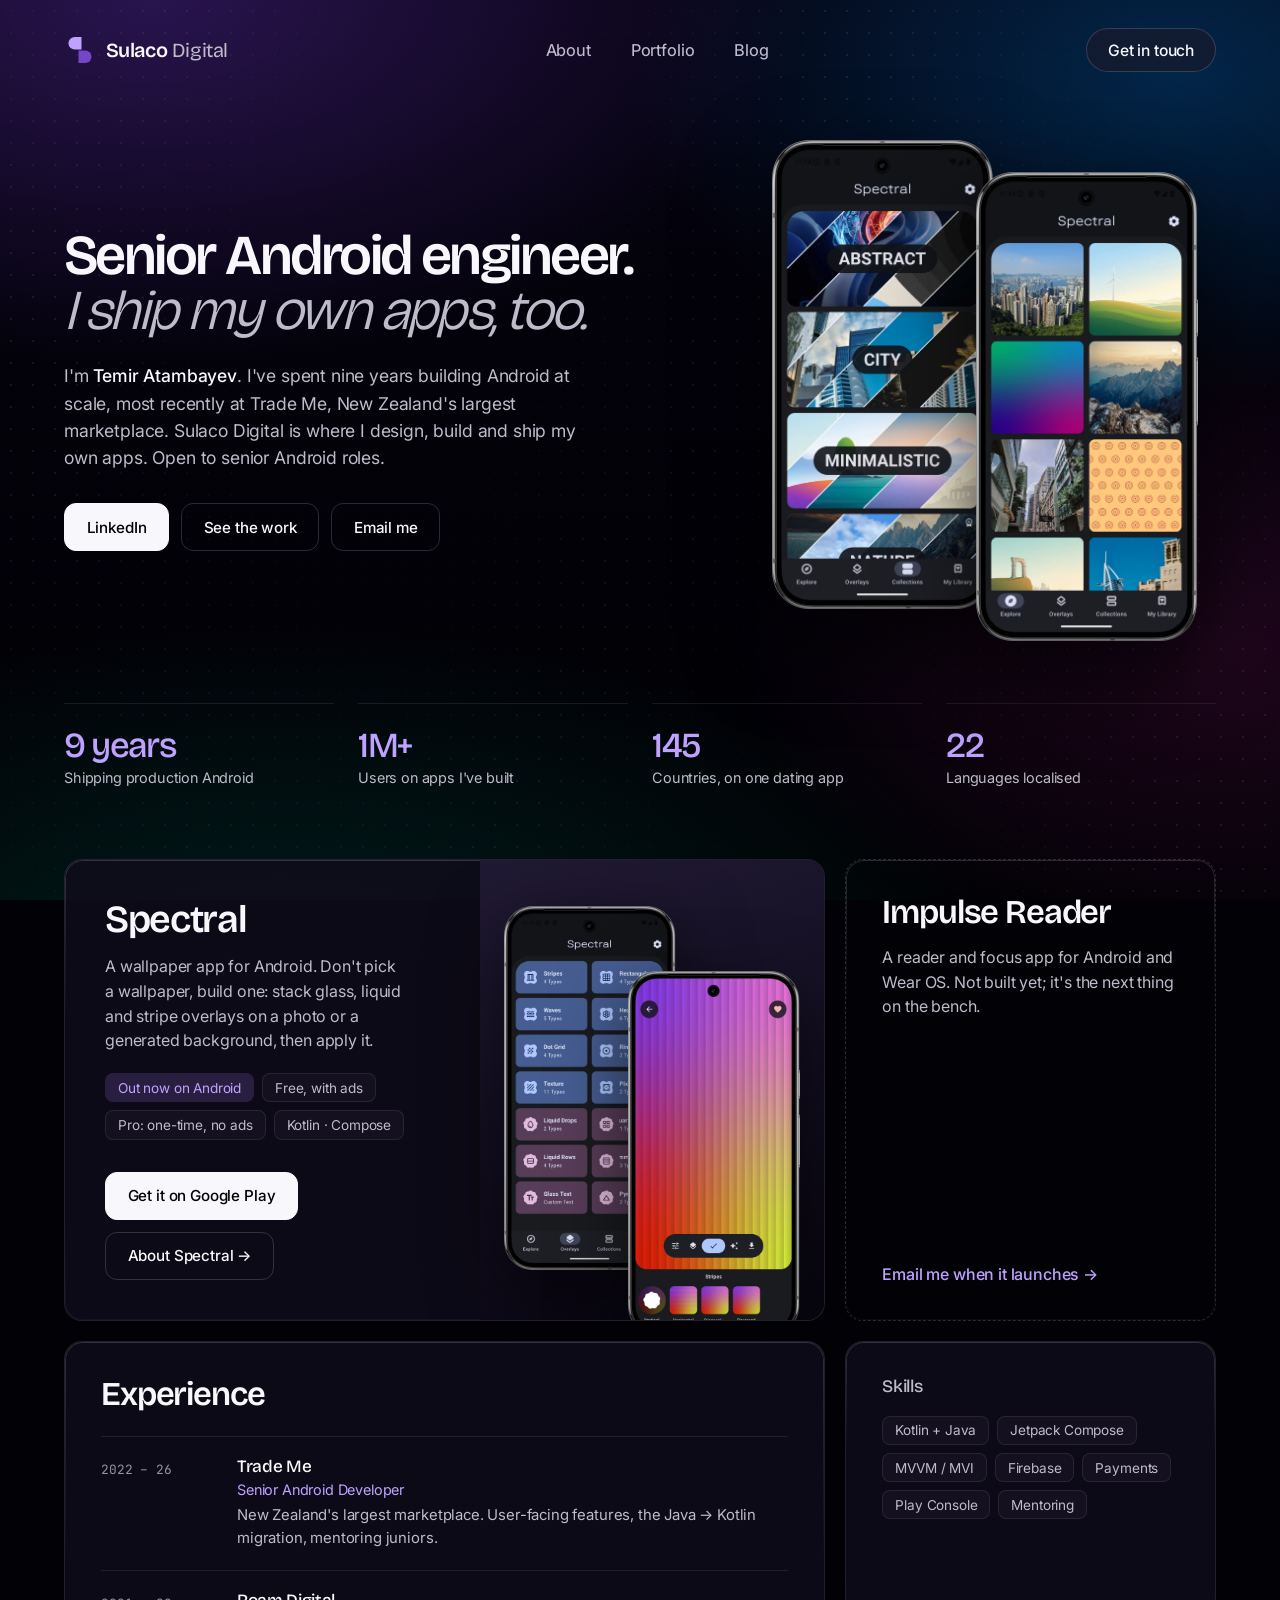
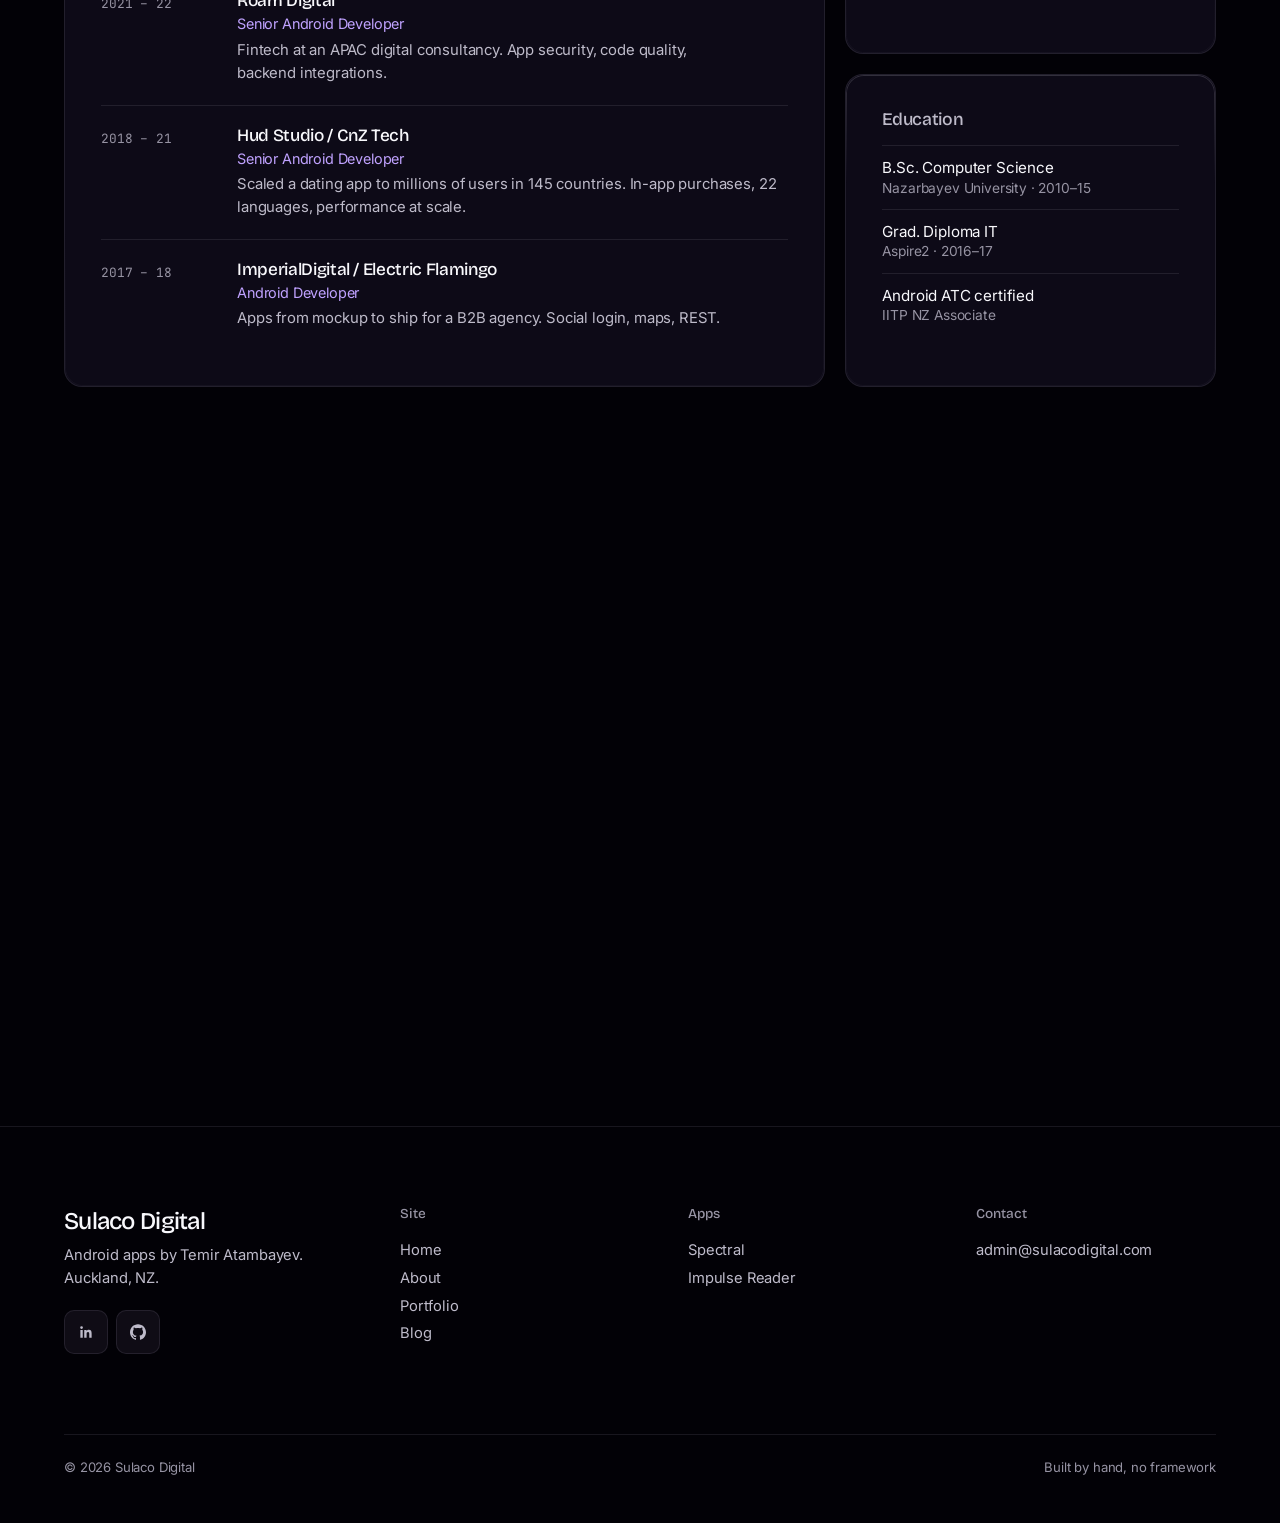
<file: index.html>
<!DOCTYPE html>
<html lang="en">
<head>
  <meta charset="UTF-8">
  <meta name="viewport" content="width=device-width, initial-scale=1.0">
  <link rel="icon" type="image/svg+xml" href="assets/favicon.svg?v=2">
  <link rel="apple-touch-icon" href="assets/apple-touch-icon.png?v=2">
  <title>Temir Atambayev · Senior Android Engineer · Sulaco Digital</title>
  <meta name="description" content="Temir Atambayev is a senior Android engineer in Auckland, NZ, most recently at Trade Me. Sulaco Digital is where he designs, builds and ships his own apps, starting with Spectral.">
  <link rel="canonical" href="https://sulacodigital.com/">
  <meta property="og:type" content="website">
  <meta property="og:site_name" content="Sulaco Digital">
  <meta property="og:title" content="Temir Atambayev · Senior Android Engineer">
  <meta property="og:description" content="Nine years of Android at scale, most recently at Trade Me. Builder of Spectral, a wallpaper app for Android.">
  <meta property="og:url" content="https://sulacodigital.com/">
  <meta property="og:image" content="https://sulacodigital.com/assets/og.jpg">
  <meta property="og:image:width" content="1200">
  <meta property="og:image:height" content="630">
  <meta name="twitter:card" content="summary_large_image">
  <meta name="theme-color" content="#08060d">
  <script>if ('IntersectionObserver' in window) document.documentElement.classList.add('js');</script>
  <link rel="preconnect" href="https://fonts.googleapis.com">
  <link rel="preconnect" href="https://fonts.gstatic.com" crossorigin>
  <link rel="stylesheet" href="https://fonts.googleapis.com/css2?family=Bricolage+Grotesque:opsz,wght@12..96,300..700&family=Inter:wght@400;500;600&family=JetBrains+Mono:wght@400;500&display=swap">
  <link rel="stylesheet" href="assets/site.css">
  <style>
    h1, h2 { font-weight: 600; }
    .h-stats b { font-family: var(--font-display); }
    .h-hero { max-width: 1400px; margin: 0 auto; padding: 2.5rem 5% 4rem; display: grid; grid-template-columns: 1.15fr 0.85fr; gap: 4rem; align-items: center; }
    .h-hero h1 { font-size: clamp(2.4rem, 4.4vw, 3.9rem); letter-spacing: -0.045em; line-height: 0.98; }
    .h-hero h1 .soft { color: var(--fg-dim); font-weight: 300; font-style: italic; }
    .h-hero .lede { color: var(--fg-dim); font-size: 1.1rem; line-height: 1.55; max-width: 34rem; margin: 1.5rem 0 2rem; }
    .h-hero .lede strong { color: var(--fg); font-weight: 500; }
    .h-actions { display: flex; gap: 0.75rem; flex-wrap: wrap; }

    /* Phones float directly on the backdrop: no tile behind them */
    .h-wall { position: relative; aspect-ratio: 1 / 1.08; }
    .h-wall img { position: absolute; width: 48%; height: auto; filter: drop-shadow(0 34px 44px oklch(4% 0.03 var(--accent-h) / 0.7)); transition: transform 0.8s var(--ease); }
    .h-wall .a { left: 4%; top: 0; }
    .h-wall .b { right: 4%; top: 6.5%; }
    .h-wall:hover .a { transform: translateY(-8px); }
    .h-wall:hover .b { transform: translateY(-14px); }

    .h-wrap { max-width: 1400px; margin: 0 auto; padding: 0 5% 4rem; }
    .h-stats { display: grid; grid-template-columns: repeat(4, 1fr); gap: 1.5rem; margin-bottom: 4.5rem; }
    .h-stats div { padding-top: 1.25rem; border-top: 1px solid var(--border); }
    .h-stats b { display: block; font-size: 2.2rem; font-weight: 500; letter-spacing: -0.04em; color: var(--accent-hi); }
    .h-stats span { color: var(--fg-dim); font-size: 0.9rem; }

    .h-grid { scroll-margin-top: 2rem; display: grid; grid-template-columns: repeat(12, 1fr); gap: 1.25rem; }
    .h-card { padding: 2.25rem; }
    .h-card h2 { font-size: clamp(1.6rem, 2.6vw, 2.2rem); letter-spacing: -0.035em; }
    .h-card p { color: var(--fg-dim); line-height: 1.55; }
    .h-spectral { grid-column: span 8; display: grid; grid-template-columns: 1fr 0.9fr; gap: 2rem; padding: 0; overflow: hidden; min-height: 440px; }
    .h-spectral .txt { padding: 2.5rem; display: flex; flex-direction: column; justify-content: space-between; gap: 2rem; }
    .h-spectral h2 { font-size: clamp(1.8rem, 3vw, 2.6rem); letter-spacing: -0.035em; }
    .h-spectral .txt p { margin-top: 0.9rem; color: var(--fg-dim); line-height: 1.55; }
    .h-chips { display: flex; flex-wrap: wrap; gap: 0.5rem; margin-top: 1.25rem; }
    .h-chip { font-size: 0.85rem; padding: 0.35rem 0.75rem; border-radius: 8px; background: var(--surface-2); border: 1px solid var(--border); color: var(--fg-dim); }
    .h-chip.on { background: var(--accent-soft); color: var(--accent-hi); border-color: transparent; }
    .h-spectral .vis { position: relative; background: linear-gradient(160deg, oklch(24% 0.05 var(--accent-h)), oklch(13% 0.025 var(--accent-h))); }
    .h-spectral .vis img { position: absolute; width: 50%; height: auto; filter: drop-shadow(0 24px 36px oklch(5% 0.02 var(--accent-h) / 0.6)); }
    .h-spectral .vis img:nth-child(1) { left: 7%; top: 10%; }
    .h-spectral .vis img:nth-child(2) { right: 7%; top: 24%; }
    .h-impulse { grid-column: span 4; display: flex; flex-direction: column; justify-content: space-between; gap: 2rem; border-style: dashed; border-color: var(--border-2); background: transparent; }
    .h-impulse p { margin-top: 0.9rem; }
    .h-link { color: var(--accent-hi); font-weight: 500; text-decoration: none; }
    .h-link:hover { text-decoration: underline; text-underline-offset: 3px; }
    .h-link { position: relative; align-self: flex-start; }
    .h-link::after { content: ""; position: absolute; inset: -12px 0; }

    .h-exp { grid-column: span 8; }
    .h-exp ol { list-style: none; margin-top: 1.5rem; }
    .h-exp li { display: grid; grid-template-columns: 7rem 1fr; gap: 1.5rem; padding: 1.25rem 0; border-top: 1px solid var(--border); }
    .h-exp .yr { font-family: var(--font-mono); font-size: 0.8rem; color: var(--fg-mute); padding-top: 0.25rem; }
    .h-exp h3 { font-size: 1.08rem; letter-spacing: -0.02em; line-height: 1.2; }
    .h-exp .rl { color: var(--accent-hi); font-size: 0.9rem; margin: 0.2rem 0 0.4rem; }
    .h-exp li p { font-size: 0.93rem; }
    .h-side { grid-column: span 4; display: flex; flex-direction: column; gap: 1.25rem; }
    .h-side .h-card { flex: 1; }
    .h-side h2 { font-size: 1.1rem; letter-spacing: -0.02em; color: var(--fg-dim); font-weight: 500; }
    .h-list { list-style: none; margin-top: 1rem; }
    .h-list li { padding: 0.7rem 0; border-top: 1px solid var(--border); line-height: 1.4; font-size: 0.95rem; }
    .h-list li span { display: block; color: var(--fg-mute); font-size: 0.86rem; }
    .h-post { grid-column: span 7; text-decoration: none; color: inherit; display: flex; flex-direction: column; justify-content: space-between; gap: 2rem; min-height: 300px; transition: transform 0.4s var(--ease), border-color 0.4s var(--ease); }
    .h-post:hover { transform: translateY(-4px); border-color: var(--border-2); }
    .h-post h3 { font-size: 1.6rem; letter-spacing: -0.03em; line-height: 1.12; max-width: 22ch; }
    .h-post .meta { color: var(--fg-mute); font-size: 0.9rem; margin-top: 0.75rem; }
    .h-tone { display: flex; height: 56px; border-radius: 12px; overflow: hidden; border: 1px solid var(--border); }
    .h-tone i { flex: 1; font-style: normal; font-family: var(--font-mono); font-size: 0.75rem; color: oklch(80% 0.02 var(--accent-h)); display: flex; align-items: flex-end; padding: 6px 8px; }
    .h-drafts { grid-column: span 5; background: transparent; border-style: dashed; }
    .h-drafts h2 { font-size: 1.1rem; color: var(--fg-dim); font-weight: 500; letter-spacing: -0.02em; }
    .h-drafts li { color: var(--fg-dim); }
    .h-contact { grid-column: span 12; display: flex; justify-content: space-between; align-items: flex-end; gap: 2rem; flex-wrap: wrap; padding: 3rem; background: linear-gradient(120deg, oklch(30% 0.1 var(--accent-h) / 0.55), var(--surface)); }
    .h-contact h2 { font-size: clamp(2rem, 4.4vw, 3.6rem); max-width: 16ch; letter-spacing: -0.04em; }
    @media (max-width: 960px) {
      .h-hero { grid-template-columns: 1fr; gap: 2.5rem; }
      .h-wall { max-width: 520px; width: 100%; margin: 0 auto; }
      .h-spectral, .h-impulse, .h-exp, .h-side, .h-post, .h-drafts { grid-column: span 12; }
      .h-stats { grid-template-columns: 1fr 1fr; }
    }
    @media (max-width: 600px) {
      .h-spectral { grid-template-columns: 1fr; }
      .h-spectral .vis { height: 340px; }
      .h-exp li { grid-template-columns: 1fr; gap: 0.3rem; }
      .h-card, .h-spectral .txt, .h-contact { padding: 1.75rem; }
    }

  </style>
</head>
<body>
  <div class="backdrop" aria-hidden="true"><div class="backdrop-dots"><i></i><i></i></div></div>

  <nav class="site-nav">
    <a href="index.html" class="nav-logo">
      <svg class="nav-logo-mark" viewBox="0 0 32 32" aria-hidden="true"><path class="d1" d="M17.5 3v12.5H10.75a6.25 6.25 0 0 1 0-12.5z"/><path class="d2" d="M14.5 29V16.5h6.75a6.25 6.25 0 0 1 0 12.5z"/></svg>
      <span>Sulaco <i>Digital</i></span>
    </a>
    <ul class="nav-links" id="navLinks">
      <li><a href="about.html">About</a></li>
      <li><a href="index.html#portfolio">Portfolio</a></li>
      <li><a href="blog.html">Blog</a></li>
    </ul>
    <div class="nav-right">
      <a href="mailto:admin@sulacodigital.com" class="nav-cta">Get in touch</a>
      <button type="button" class="nav-toggle" id="navToggle" aria-label="Toggle navigation menu" aria-expanded="false" aria-controls="navLinks">
        <span></span><span></span><span></span>
      </button>
    </div>
  </nav>

  <main>
  <section class="h-hero">
    <div>
      <h1 class="reveal">Senior Android engineer.<br><span class="soft">I ship my own apps, too.</span></h1>
      <p class="lede reveal" style="transition-delay:.06s;">I'm <strong>Temir Atambayev</strong>. I've spent nine years building Android at scale, most recently at Trade Me, New Zealand's largest marketplace. Sulaco Digital is where I design, build and ship my own apps. Open to senior Android roles.</p>
      <div class="h-actions">
        <a class="btn btn-primary" href="https://www.linkedin.com/in/atemirlan/" target="_blank" rel="noopener">LinkedIn</a>
        <a class="btn btn-ghost" href="#portfolio">See the work</a>
        <a class="btn btn-ghost" href="mailto:admin@sulacodigital.com">Email me</a>
      </div>
    </div>
    <div class="h-wall reveal" style="transition-delay:.1s;">
      <img class="a" src="frames/collections_dark.webp" alt="" width="900" height="1901">
      <img class="b" src="frames/explore_dark.webp" alt="Spectral's Explore screen" width="900" height="1901">
    </div>
  </section>

  <div class="h-wrap">
    <div class="h-stats reveal">
      <div><b>9 years</b><span>Shipping production Android</span></div><div><b>1M+</b><span>Users on apps I've built</span></div><div><b>145</b><span>Countries, on one dating app</span></div><div><b>22</b><span>Languages localised</span></div>
    </div>

    <div class="h-grid" id="portfolio">
      <article class="panel reveal h-spectral">
        <div class="txt">
          <div>
            <h2>Spectral</h2>
            <p>A wallpaper app for Android. Don't pick a wallpaper, build one: stack glass, liquid and stripe overlays on a photo or a generated background, then apply it.</p>
            <div class="h-chips"><span class="h-chip on">Out now on Android</span><span class="h-chip">Free, with ads</span><span class="h-chip">Pro: one-time, no ads</span><span class="h-chip">Kotlin · Compose</span></div>
          </div>
          <div class="h-actions">
            <a class="btn btn-primary" href="https://play.google.com/store/apps/details?id=com.sulaco.digital.spectral" target="_blank" rel="noopener">Get it on Google Play</a>
            <a class="btn btn-ghost" href="apps/spectral/index.html">About Spectral →</a>
          </div>
        </div>
        <div class="vis">
          <img src="frames/overlays_dark.webp" alt="The overlay picker" width="900" height="1901" loading="lazy">
          <img src="frames/image_editor_stripes.webp" alt="The editor with a stripes overlay" width="900" height="1901" loading="lazy">
        </div>
      </article>
      <article class="panel reveal h-card h-impulse" id="impulse">
        <div><h2>Impulse Reader</h2><p>A reader and focus app for Android and Wear OS. Not built yet; it's the next thing on the bench.</p></div>
        <a class="h-link" href="mailto:admin@sulacodigital.com?subject=Notify%20me%20about%20Impulse%20Reader">Email me when it launches →</a>
      </article>

      <section class="panel reveal h-card h-exp" id="experience">
        <h2>Experience</h2>
        <ol>
          <li><span class="yr">2022 – 26</span><div><h3>Trade Me</h3><div class="rl">Senior Android Developer</div><p>New Zealand's largest marketplace. User-facing features, the Java → Kotlin migration, mentoring juniors.</p></div></li><li><span class="yr">2021 – 22</span><div><h3>Roam Digital</h3><div class="rl">Senior Android Developer</div><p>Fintech at an APAC digital consultancy. App security, code quality, backend integrations.</p></div></li><li><span class="yr">2018 – 21</span><div><h3>Hud Studio / CnZ Tech</h3><div class="rl">Senior Android Developer</div><p>Scaled a dating app to millions of users in 145 countries. In-app purchases, 22 languages, performance at scale.</p></div></li><li><span class="yr">2017 – 18</span><div><h3>ImperialDigital / Electric Flamingo</h3><div class="rl">Android Developer</div><p>Apps from mockup to ship for a B2B agency. Social login, maps, REST.</p></div></li>
        </ol>
      </section>
      <div class="h-side">
        <section class="panel reveal h-card"><h2>Skills</h2><div class="h-chips"><span class="h-chip">Kotlin + Java</span><span class="h-chip">Jetpack Compose</span><span class="h-chip">MVVM / MVI</span><span class="h-chip">Firebase</span><span class="h-chip">Payments</span><span class="h-chip">Play Console</span><span class="h-chip">Mentoring</span></div></section>
        <section class="panel reveal h-card"><h2>Education</h2><ul class="h-list"><li>B.Sc. Computer Science<span>Nazarbayev University · 2010–15</span></li><li>Grad. Diploma IT<span>Aspire2 · 2016–17</span></li><li>Android ATC certified<span>IITP NZ Associate</span></li></ul></section>
      </div>

      <a class="panel reveal h-card h-post" id="writing" href="blog/designing-for-dark-mode.html">
        <div><h3>Designing for dark mode: what I learned building Spectral</h3><div class="meta">March 18, 2026 · 8 min read</div></div>
        <div class="h-tone" aria-hidden="true"><i style="background:#0d0d1a">Level 0</i><i style="background:#161626">1</i><i style="background:#1e1e32">2</i><i style="background:#26263e">3</i></div>
      </a>
      <section class="panel reveal h-card h-drafts"><h2>In drafts</h2><ul class="h-list"><li>Why I chose coroutines over RxJava (finally)</li><li>Building a custom masonry layout in Jetpack Compose</li><li>What it's actually like shipping solo</li><li>Debugging a memory leak that wasn't there</li></ul></section>

      <section class="panel reveal h-contact" id="contact">
        <h2>Hiring for Android, or have a question about Spectral?</h2>
        <div class="h-actions"><a class="btn btn-primary" href="mailto:admin@sulacodigital.com">Email me</a><a class="btn btn-ghost" href="https://github.com/temirsan" target="_blank" rel="noopener">GitHub</a></div>
      </section>
    </div>
  </div>
  </main>

  <footer class="site-footer">
    <div>
      <div class="footer-brand">Sulaco Digital</div>
      <div class="footer-brand-sub">
        Android apps by Temir Atambayev. Auckland, NZ.
      </div>
      <div class="socials">
        <a href="https://www.linkedin.com/in/atemirlan/" target="_blank" rel="noopener" aria-label="LinkedIn"><svg viewBox="0 0 24 24" fill="currentColor"><path d="M20.447 20.452h-3.554v-5.569c0-1.328-.027-3.037-1.852-3.037-1.853 0-2.136 1.445-2.136 2.939v5.667H9.351V9h3.414v1.561h.046c.477-.9 1.637-1.85 3.37-1.85 3.601 0 4.268 2.37 4.268 5.455v6.286zM5.337 7.433a2.062 2.062 0 01-2.063-2.065 2.063 2.063 0 112.063 2.065zm1.782 13.019H3.555V9h3.564v11.452z"/></svg></a>
        <a href="https://github.com/temirsan" target="_blank" rel="noopener" aria-label="GitHub"><svg viewBox="0 0 24 24" fill="currentColor"><path d="M12 .297c-6.63 0-12 5.373-12 12 0 5.303 3.438 9.8 8.205 11.385.6.113.82-.258.82-.577 0-.285-.01-1.04-.015-2.04-3.338.724-4.042-1.61-4.042-1.61C4.422 18.07 3.633 17.7 3.633 17.7c-1.087-.744.084-.729.084-.729 1.205.084 1.838 1.236 1.838 1.236 1.07 1.835 2.809 1.305 3.495.998.108-.776.417-1.305.76-1.605-2.665-.3-5.466-1.332-5.466-5.93 0-1.31.465-2.38 1.235-3.22-.135-.303-.54-1.523.105-3.176 0 0 1.005-.322 3.3 1.23.96-.267 1.98-.399 3-.405 1.02.006 2.04.138 3 .405 2.28-1.552 3.285-1.23 3.285-1.23.645 1.653.24 2.873.12 3.176.765.84 1.23 1.91 1.23 3.22 0 4.61-2.805 5.625-5.475 5.92.42.36.81 1.096.81 2.22 0 1.606-.015 2.896-.015 3.286 0 .315.21.69.825.57C20.565 22.092 24 17.592 24 12.297c0-6.627-5.373-12-12-12"/></svg></a>
      </div>
    </div>
    <div>
      <h2>Site</h2>
      <a href="index.html">Home</a>
      <a href="about.html">About</a>
      <a href="index.html#portfolio">Portfolio</a>
      <a href="blog.html">Blog</a>
    </div>
    <div>
      <h2>Apps</h2>
      <a href="apps/spectral/index.html">Spectral</a>
      <a href="index.html#impulse">Impulse Reader</a>
    </div>
    <div>
      <h2>Contact</h2>
      <a href="mailto:admin@sulacodigital.com">admin@sulacodigital.com</a>
    </div>
    <div class="footer-bottom">
      <span>© 2026 Sulaco Digital</span>
      <span>Built by hand, no framework</span>
    </div>
  </footer>

  <script>
    // Mobile nav toggle: open/close the dropdown, close on link click, outside
    // click, Escape, or resize back past the mobile breakpoint.
    (function () {
      const toggle = document.getElementById('navToggle');
      const links = document.getElementById('navLinks');
      if (!toggle || !links) return;
      const close = () => {
        toggle.classList.remove('is-open');
        links.classList.remove('is-open');
        toggle.setAttribute('aria-expanded', 'false');
      };
      const open = () => {
        toggle.classList.add('is-open');
        links.classList.add('is-open');
        toggle.setAttribute('aria-expanded', 'true');
      };
      toggle.addEventListener('click', (e) => {
        e.stopPropagation();
        if (toggle.classList.contains('is-open')) close(); else open();
      });
      links.addEventListener('click', (e) => {
        if (e.target.tagName === 'A') close();
      });
      document.addEventListener('click', (e) => {
        if (!links.contains(e.target) && !toggle.contains(e.target)) close();
      });
      document.addEventListener('keydown', (e) => {
        if (e.key === 'Escape') close();
      });
      window.matchMedia('(min-width: 601px)').addEventListener('change', (e) => {
        if (e.matches) close();
      });
    })();
  </script>

  <script>
    // Scroll reveal: fade/slide .reveal elements into view once, then disconnect
    (function () {
      const els = document.querySelectorAll('.reveal');
      if (!els.length || !('IntersectionObserver' in window)) return;
      const io = new IntersectionObserver((entries) => {
        entries.forEach((entry) => {
          if (entry.isIntersecting) {
            entry.target.classList.add('is-visible');
            io.unobserve(entry.target);
          }
        });
      }, { threshold: 0.15, rootMargin: '0px 0px -60px 0px' });
      els.forEach((el) => io.observe(el));
    })();
  </script>

</body>
</html>
</file>
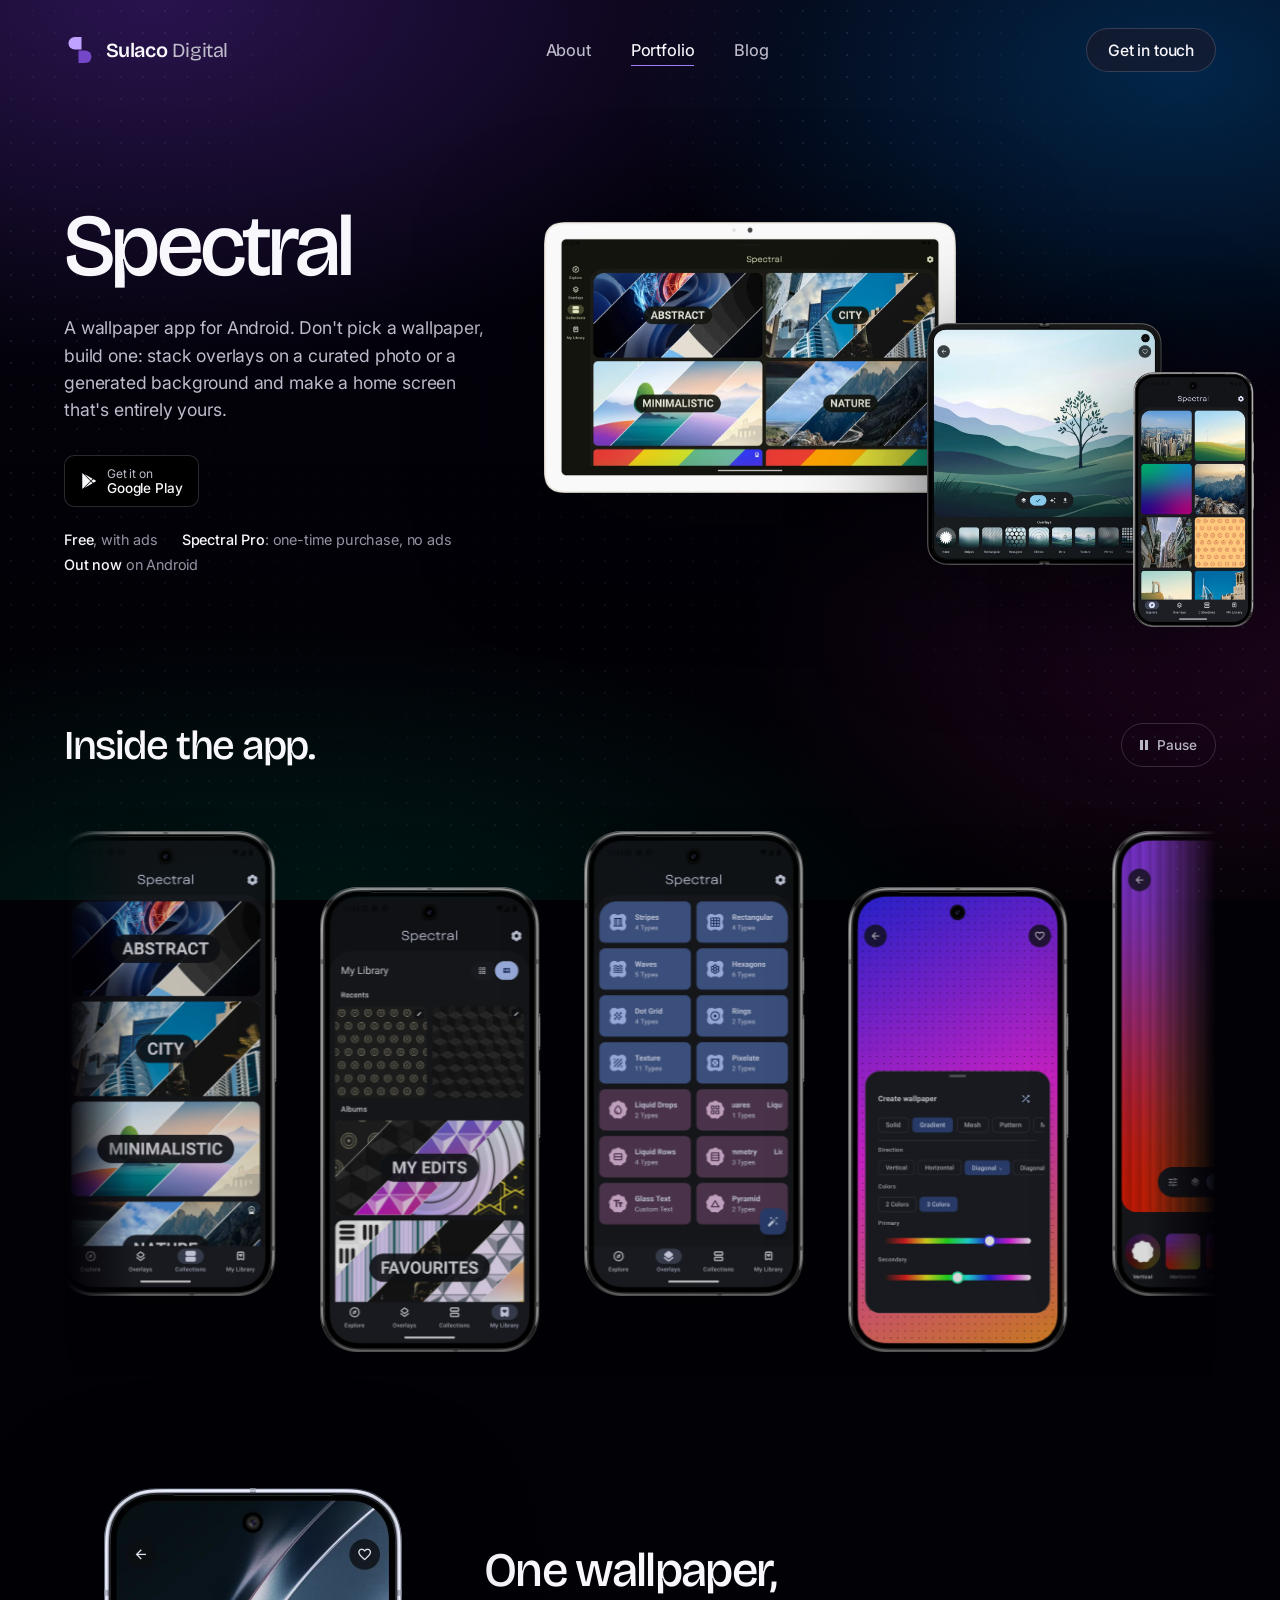
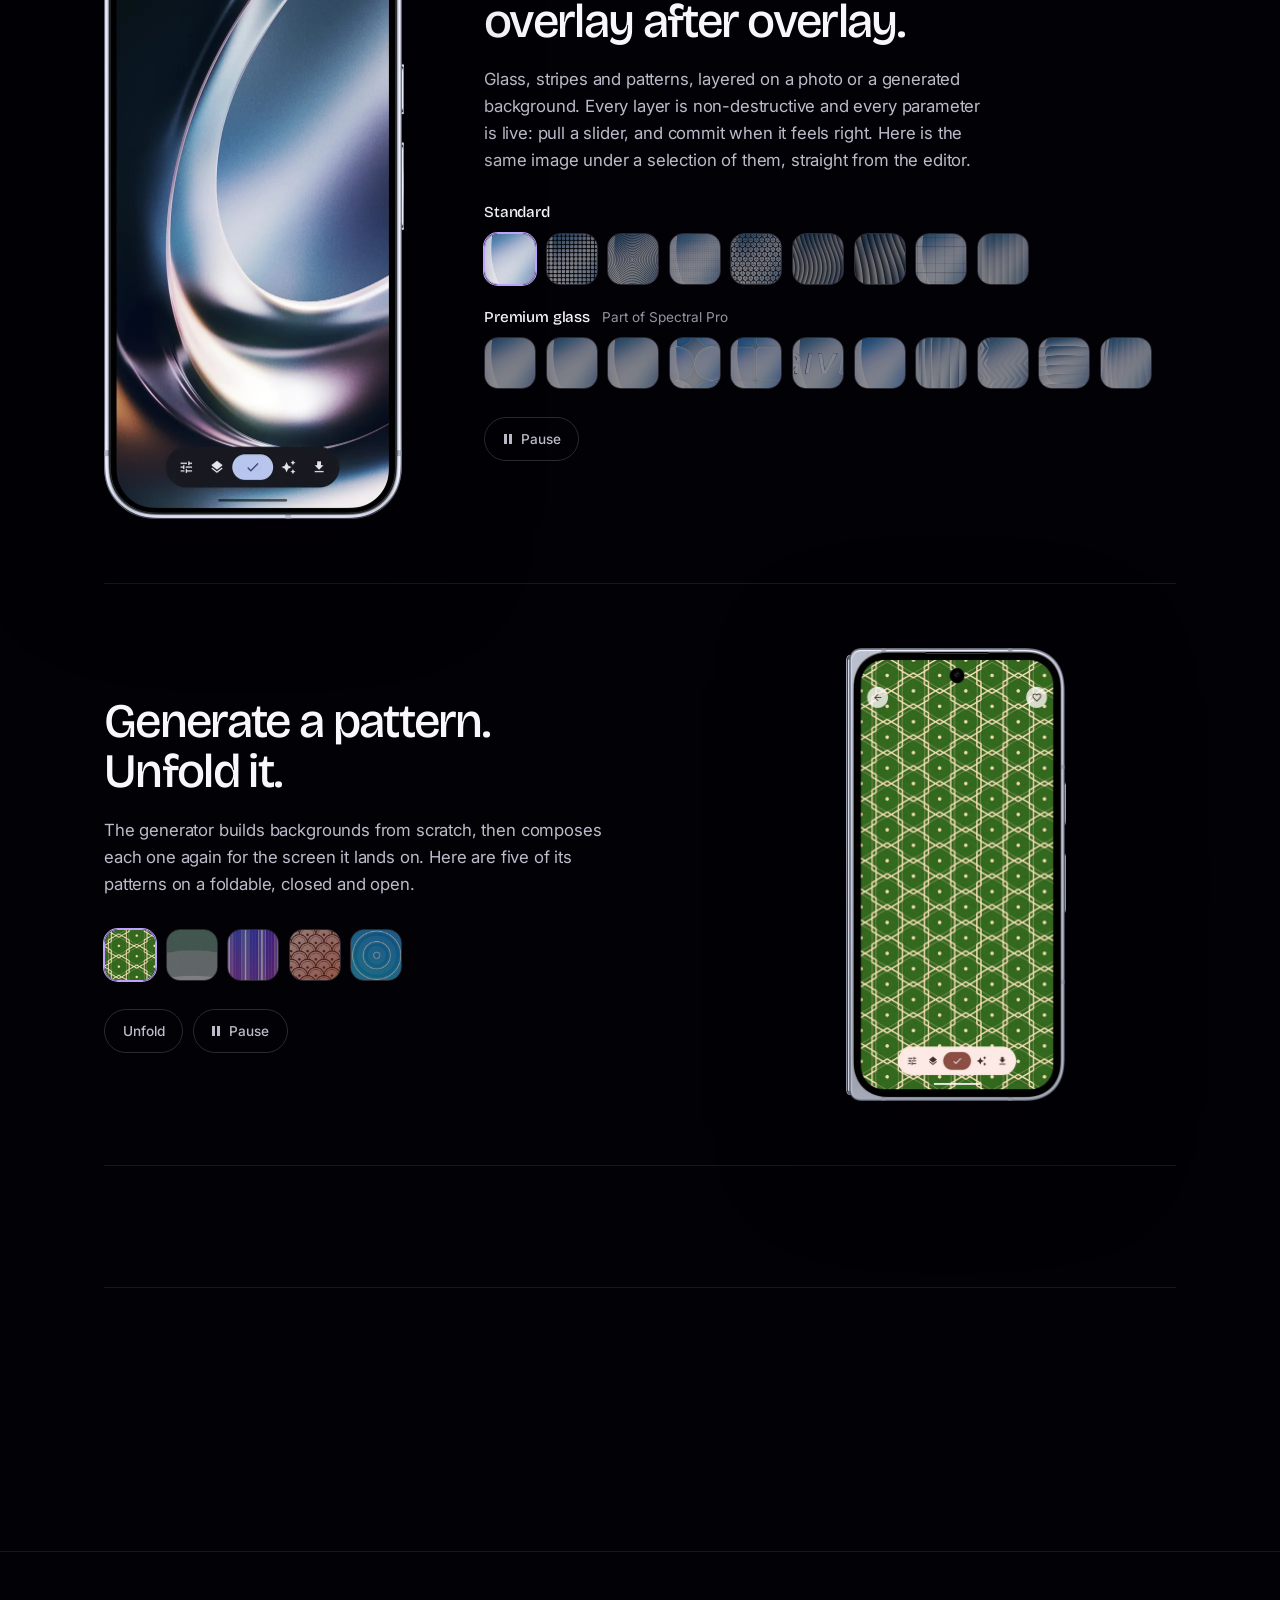
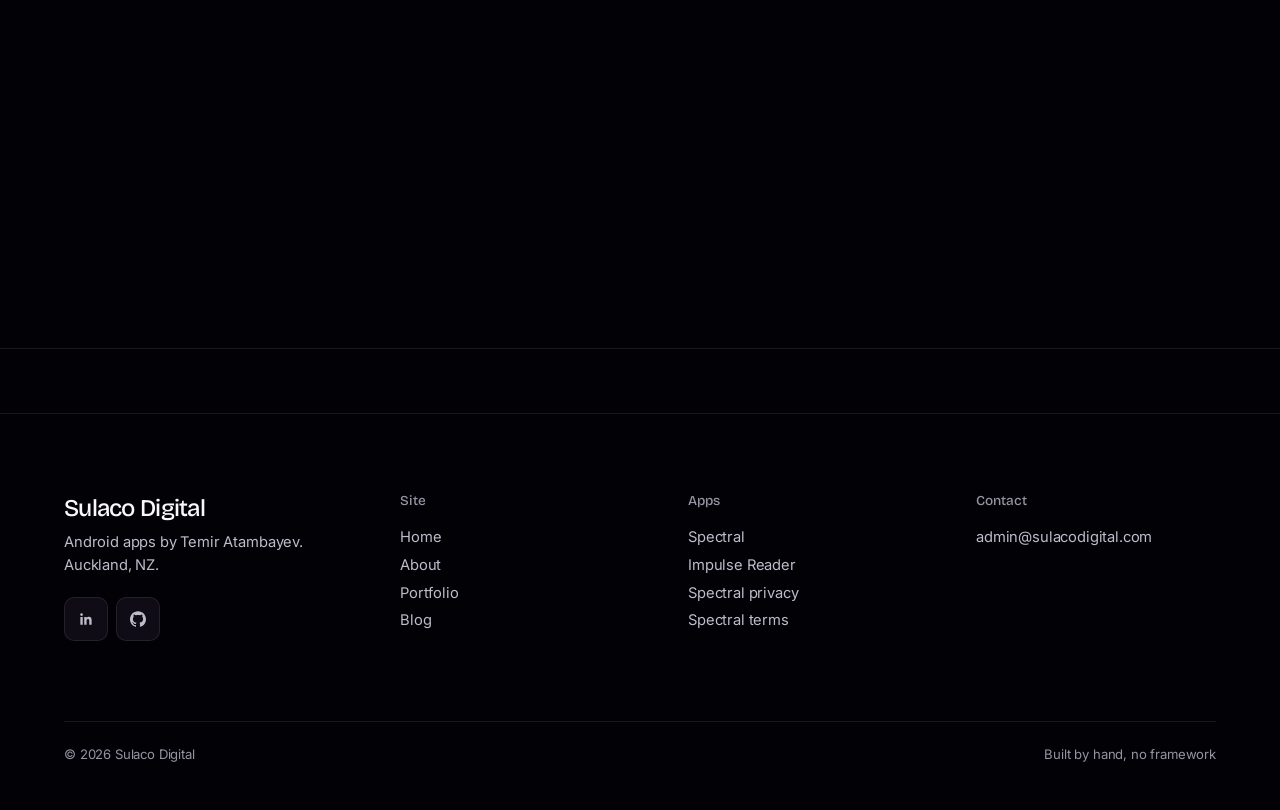
<file: apps/spectral/index.html>
<!DOCTYPE html>
<html lang="en">
<head>
  <meta charset="UTF-8">
  <meta name="viewport" content="width=device-width, initial-scale=1.0">
  <link rel="icon" type="image/svg+xml" href="../../assets/favicon.svg?v=2">
  <link rel="apple-touch-icon" href="../../assets/apple-touch-icon.png?v=2">
  <title>Spectral · Wallpaper app for Android · Sulaco Digital</title>
  <meta name="description" content="Spectral is an Android wallpaper app: stack glass, liquid and stripe overlays on curated photos or generated backgrounds. Free on Google Play, with a one-time Pro unlock.">
  <link rel="canonical" href="https://sulacodigital.com/apps/spectral/">
  <meta property="og:type" content="website">
  <meta property="og:site_name" content="Sulaco Digital">
  <meta property="og:title" content="Spectral · Build your own wallpaper">
  <meta property="og:description" content="An Android wallpaper app: stack glass, liquid and stripe overlays on photos or generated backgrounds. Free on Google Play.">
  <meta property="og:url" content="https://sulacodigital.com/apps/spectral/">
  <meta property="og:image" content="https://sulacodigital.com/assets/og.jpg">
  <meta property="og:image:width" content="1200">
  <meta property="og:image:height" content="630">
  <meta name="twitter:card" content="summary_large_image">
  <link rel="preconnect" href="https://fonts.googleapis.com">
  <link rel="preconnect" href="https://fonts.gstatic.com" crossorigin>
  <link rel="stylesheet" href="https://fonts.googleapis.com/css2?family=Bricolage+Grotesque:opsz,wght@12..96,300..700&family=Inter:wght@400;500;600&family=JetBrains+Mono:wght@400;500&display=swap">
  <link rel="stylesheet" href="../../assets/site.css">
  <style>
    .app-hero-spectral {
      max-width: 1400px;
      margin: 0 auto;
      padding: 3rem 5% 4rem;
      display: grid;
      grid-template-columns: 1fr 1.35fr;
      gap: 3rem;
      align-items: center;
    }
    .app-hero-spectral h1 {
      font-size: clamp(3rem, 7vw, 5.5rem);
      font-weight: 500;
      letter-spacing: -0.04em;
      line-height: 1;
      margin-bottom: 1.5rem;
    }
    .app-facts {
      display: flex; flex-wrap: wrap; gap: 0.5rem 1.5rem;
      margin-top: 1.5rem;
      font-size: 0.9rem;
      color: var(--fg-mute);
      list-style: none;
    }
    .app-facts li strong { color: var(--fg); font-weight: 500; }
    .app-hero-spectral .tagline {
      color: var(--fg-dim);
      font-size: 1.1rem;
      line-height: 1.55;
      max-width: 40ch;
      margin-bottom: 2rem;
    }
    .app-hero-spectral .actions {
      display: flex; gap: 0.75rem; flex-wrap: wrap; align-items: center;
    }

    .device-showcase-v2 {
      position: relative;
      width: 112%;
      margin-left: -6%;
      aspect-ratio: 712/480;
    }
    .device-showcase-v2 img {
      position: absolute;
      display: block;
      height: auto;
      filter: drop-shadow(0 30px 60px oklch(8% 0.02 var(--accent-h) / 0.7));
    }
    /* Cascade: tablet back-left → foldable center → phone front-right.
       Each device overlaps the previous; phone right edge reaches container right (100%). */
    .device-showcase-v2 .ds-tablet {
      width: 58%; left: 0%; bottom: 28%; z-index: 1;
    }
    .device-showcase-v2 .ds-foldable {
      width: 33%; left: 54%; bottom: 13%; z-index: 2;
    }
    .device-showcase-v2 .ds-phone {
      width: 17%; left: 83%; bottom: 0; z-index: 3;
    }

    /* Gallery */
    .gallery-section {
      max-width: 1400px;
      margin: 2rem auto 7rem;
      padding: 0 5%;
    }
    .gallery-head {
      display: flex;
      align-items: flex-end;
      justify-content: space-between;
      gap: 2rem;
      margin-bottom: 2.5rem;
      flex-wrap: wrap;
    }
    .gallery-head h2 {
      font-size: clamp(1.75rem, 3.2vw, 2.6rem);
      font-weight: 500;
      letter-spacing: -0.035em;
      max-width: 20ch;
    }
    .gallery-pause {
      display: inline-flex; align-items: center; gap: 0.5rem;
      background: none;
      border: 1px solid var(--border-2);
      border-radius: 100px;
      min-height: 44px;
      padding: 0.45rem 1.1rem;
      color: var(--fg-dim);
      font: 500 0.85rem var(--font-sans);
      cursor: pointer;
      transition: color 0.25s var(--ease), border-color 0.25s var(--ease);
    }
    .gallery-pause:hover { color: var(--fg); border-color: var(--fg-mute); }
    .gallery-pause svg { width: 10px; height: 10px; }
    .gallery-wrap {
      overflow: hidden;
      position: relative;
      padding: 1.5rem 0 5rem;
      -webkit-mask-image: linear-gradient(to right, transparent 0%, black 6%, black 94%, transparent 100%);
      mask-image: linear-gradient(to right, transparent 0%, black 6%, black 94%, transparent 100%);
    }
    .gallery-scroll {
      display: flex;
      width: max-content;
      will-change: transform;
      align-items: center;
    }
    .gallery-set {
      display: flex; gap: 2.75rem; padding-right: 2.75rem;
      align-items: center;
    }
    .gallery-scroll img {
      width: 220px;
      height: auto;
      flex-shrink: 0;
      border-radius: var(--radius-lg);
      display: block;
      opacity: 0.85;
      transition: opacity 0.3s, transform 0.3s;
      filter: drop-shadow(0 20px 40px oklch(6% 0.02 var(--accent-h) / 0.6));
    }
    .gallery-scroll img:nth-child(even) {
      transform: translateY(56px);
    }
    .gallery-scroll img:hover {
      opacity: 1;
      transform: translateY(-10px);
    }
    .gallery-scroll img:nth-child(even):hover {
      transform: translateY(46px);
    }

    /* Features */
    .features-section {
      max-width: 1200px;
      margin: 0 auto;
      padding: 0 5% 6rem;
    }

    /* Overlay demo: one phone, the same wallpaper, each overlay wiped on in turn.
       --wipe is a registered property so the mask edge can animate (JS, Web Animations). */
    @property --wipe {
      syntax: '<percentage>';
      inherits: false;
      initial-value: 130%;
    }
    .overlay-demo {
      display: grid;
      grid-template-columns: minmax(0, 300px) 1fr;
      grid-template-areas: "stage head" "stage picker";
      grid-template-rows: auto auto;
      column-gap: 5rem;
      row-gap: 2rem;
      align-content: center;
      padding-bottom: 4rem;
      border-bottom: 1px solid var(--border);
      margin-bottom: 4rem;
    }
    .overlay-demo-head { grid-area: head; align-self: end; }
    .overlay-demo-head h2 {
      font-size: clamp(2rem, 4vw, 3rem);
      font-weight: 500;
      letter-spacing: -0.035em;
      line-height: 1.05;
      margin-bottom: 1.25rem;
    }
    .overlay-demo-head p {
      color: var(--fg-dim);
      font-size: 1.05rem;
      line-height: 1.6;
      max-width: 46ch;
    }
    .overlay-stage {
      grid-area: stage;
      position: relative;
      width: 100%;
      aspect-ratio: 600 / 1263;
      filter: drop-shadow(0 30px 60px oklch(6% 0.02 var(--accent-h) / 0.7));
    }
    .overlay-stage img {
      position: absolute;
      inset: 0;
      width: 100%;
      height: auto;
      display: block;
      -webkit-mask-image: linear-gradient(115deg, #000 calc(var(--wipe) - 24%), transparent var(--wipe));
      mask-image: linear-gradient(115deg, #000 calc(var(--wipe) - 24%), transparent var(--wipe));
    }
    .overlay-stage img.is-front { z-index: 1; }

    .overlay-picker { grid-area: picker; align-self: start; }
    .overlay-group + .overlay-group { margin-top: 1.5rem; }
    .overlay-group h3 {
      display: flex; flex-wrap: wrap; align-items: baseline; gap: 0.25rem 0.75rem;
      font-size: 0.95rem;
      font-weight: 500;
      letter-spacing: -0.01em;
      margin-bottom: 0.75rem;
    }
    .overlay-group h3 span {
      font: 400 0.85rem var(--font-sans);
      letter-spacing: 0;
      color: var(--fg-mute);
    }
    .overlay-swatches { display: flex; flex-wrap: wrap; gap: 0.6rem; }
    .overlay-swatch {
      position: relative;
      width: 52px; height: 52px;
      padding: 0;
      border: 1px solid var(--border-2);
      border-radius: 14px;
      background: none;
      overflow: hidden;
      cursor: pointer;
      transition: border-color 0.25s var(--ease);
    }
    .overlay-swatch img {
      position: absolute;
      left: 50%; top: 50%;
      width: 150px; max-width: none;
      height: auto;
      transform: translate(-50%, -50%);
      opacity: 0.6;
      transition: opacity 0.25s var(--ease);
    }
    .overlay-swatch:hover img,
    .overlay-swatch[aria-pressed="true"] img { opacity: 1; }
    .overlay-swatch:hover { border-color: var(--fg-mute); }
    .overlay-swatch[aria-pressed="true"] {
      border-color: var(--accent-hi);
      box-shadow: 0 0 0 1px var(--accent-hi);
    }
    .overlay-swatch:focus-visible {
      outline: 2px solid var(--accent-hi);
      outline-offset: 3px;
    }
    .overlay-picker .gallery-pause { margin-top: 1.75rem; }

    /* Pattern demo: a foldable that opens like a book. Each pattern is its own
       stacked device (closed cover + the two halves of the open screen); the
       stage's .is-open swings every cover on its hinge, .is-active picks the pattern. */
    .fold-demo {
      display: grid;
      grid-template-columns: 1fr minmax(0, 440px);
      grid-template-areas: "head stage" "picker stage";
      grid-template-rows: auto auto;
      column-gap: 5rem;
      row-gap: 2rem;
      align-content: center;
      padding-bottom: 4rem;
      border-bottom: 1px solid var(--border);
      margin-bottom: 4rem;
    }
    .fold-demo .overlay-demo-head { grid-area: head; }
    .fold-picker { grid-area: picker; align-self: start; }
    .fold-actions { display: flex; flex-wrap: wrap; gap: 0.6rem; margin-top: 1.75rem; }
    .fold-stage {
      grid-area: stage;
      position: relative;
      width: 100%;
      aspect-ratio: 2201 / 2268;
      filter: drop-shadow(0 30px 60px oklch(6% 0.02 var(--accent-h) / 0.7));
    }
    .fold {
      position: absolute;
      inset: 0;
      perspective: 1800px;
      opacity: 0;
      visibility: hidden;
      transform: translateX(-25%);
      transition: opacity 0.45s var(--ease), visibility 0s 0.45s,
                  transform 0.9s cubic-bezier(0.65, 0, 0.35, 1);
    }
    .fold.is-active {
      opacity: 1;
      visibility: visible;
      transition: opacity 0.45s var(--ease), visibility 0s,
                  transform 0.9s cubic-bezier(0.65, 0, 0.35, 1);
    }
    .fold-stage.is-open .fold { transform: none; }
    .fold img { position: absolute; top: 0; height: 100%; max-width: none; display: block; }
    .fold-right {
      position: absolute;
      top: 0; left: 50%;
      width: 50%; height: 100%;
      overflow: hidden;
      opacity: 0;
      transition: opacity 0s 0.9s;
    }
    .fold-stage.is-open .fold-right { opacity: 1; transition-delay: 0s; }
    .fold-right img { right: 0; width: 200%; }
    .fold-cover {
      position: absolute;
      top: 0; left: 50%;
      width: 50%; height: 100%;
      transform-origin: left center;
      transform-style: preserve-3d;
      transition: transform 0.9s cubic-bezier(0.65, 0, 0.35, 1);
    }
    .fold-stage.is-open .fold-cover { transform: rotateY(-180deg); }
    .fold-face {
      position: absolute;
      inset: 0;
      overflow: hidden;
      -webkit-backface-visibility: hidden;
      backface-visibility: hidden;
    }
    .fold-front img { left: 0; width: 100%; }
    /* Once open, one whole image sits on top so the two halves leave no seam. */
    .fold-full { position: absolute; inset: 0; opacity: 0; transition: opacity 0s; }
    .fold-full img { left: 0; width: 100%; }
    .fold-stage.is-open .fold-full { opacity: 1; transition: opacity 0.15s 0.9s; }
    .fold-back { transform: rotateY(180deg); }
    .fold-back img { left: 0; width: 200%; }

    .supporting-head {
      margin-bottom: 2rem;
    }
    .supporting-head h2 {
      font-size: 1.5rem;
      font-weight: 500;
      letter-spacing: -0.025em;
    }
    .supporting-grid {
      display: grid;
      grid-template-columns: repeat(3, 1fr);
      gap: 0;
      border-top: 1px solid var(--border);
    }
    .support-card {
      padding: 2rem 1.5rem;
      border-bottom: 1px solid var(--border);
      border-right: 1px solid var(--border);
      transition: background 0.3s var(--ease);
    }
    .support-card:nth-child(3n) { border-right: none; }
    .support-card:hover { background: oklch(12% 0.01 var(--accent-h) / 0.4); }
    .support-card h3 {
      font-size: 1.05rem;
      font-weight: 500;
      letter-spacing: -0.02em;
      margin-bottom: 0.5rem;
    }
    .support-card p {
      font-size: 0.9rem;
      color: var(--fg-dim);
      line-height: 1.55;
    }

    /* CTA band */
    .cta-band {
      max-width: 1400px;
      margin: 2rem auto 4rem;
      padding: 5rem 5%;
      position: relative;
      text-align: center;
      overflow: hidden;
      border-top: 1px solid var(--border);
      border-bottom: 1px solid var(--border);
    }

    .cta-band h2 {
      font-size: clamp(2.5rem, 5.5vw, 4.5rem);
      font-weight: 500;
      letter-spacing: -0.04em;
      line-height: 1;
      margin-bottom: 1.25rem;
    }
    .cta-band p {
      color: var(--fg-dim);
      font-size: 1.1rem;
      max-width: 44ch;
      margin: 0 auto 2.5rem;
      line-height: 1.55;
    }
    .cta-band .actions {
      display: flex;
      gap: 0.75rem;
      justify-content: center;
      flex-wrap: wrap;
    }


    @media (max-width: 900px) {
      .app-hero-spectral { grid-template-columns: 1fr; }
      .device-showcase-v2 { width: 100%; margin-left: 0; }
      /* Scale positions + widths by 100/73 so the cascade spans left edge → right edge */
      .device-showcase-v2 .ds-tablet   { width: 79%; left: 0%; }
      .device-showcase-v2 .ds-foldable { width: 45%; left: 37%; }
      .device-showcase-v2 .ds-phone    { width: 23%; left: 77%; }
      .overlay-demo {
        grid-template-columns: 1fr;
        grid-template-areas: "head" "stage" "picker";
        row-gap: 2.5rem;
      }
      .overlay-stage { max-width: 260px; margin: 0 auto; }
      .fold-demo {
        grid-template-columns: 1fr;
        grid-template-areas: "head" "stage" "picker";
        row-gap: 2.5rem;
      }
      .fold-stage { max-width: 400px; margin: 0 auto; }
    }
    @media (max-width: 600px) {
      .supporting-grid { grid-template-columns: 1fr; }
      .support-card { border-right: none !important; }
      .gallery-scroll img { width: 180px; border-radius: 24px; }
      .gallery-scroll img:nth-child(even) { transform: translateY(36px); }
    }
  </style>
  <meta name="theme-color" content="#08060d">
  <script>if ('IntersectionObserver' in window) document.documentElement.classList.add('js');</script>
</head>
<body>
  <div class="backdrop" aria-hidden="true"><div class="backdrop-dots"><i></i><i></i></div></div>

  <nav class="site-nav">
    <a href="../../index.html" class="nav-logo">
      <svg class="nav-logo-mark" viewBox="0 0 32 32" aria-hidden="true"><path class="d1" d="M17.5 3v12.5H10.75a6.25 6.25 0 0 1 0-12.5z"/><path class="d2" d="M14.5 29V16.5h6.75a6.25 6.25 0 0 1 0 12.5z"/></svg>
      <span>Sulaco <i>Digital</i></span>
    </a>
    <ul class="nav-links" id="navLinks">
      <li><a href="../../about.html">About</a></li>
      <li><a href="../../index.html#portfolio" class="active">Portfolio</a></li>
      <li><a href="../../blog.html">Blog</a></li>
    </ul>
    <div class="nav-right">
      <a href="mailto:admin@sulacodigital.com" class="nav-cta">Get in touch</a>
      <button type="button" class="nav-toggle" id="navToggle" aria-label="Toggle navigation menu" aria-expanded="false" aria-controls="navLinks">
        <span></span><span></span><span></span>
      </button>
    </div>
  </nav>

  <main>

  <section class="app-hero-spectral">
    <div>
      <h1 class="reveal">Spectral</h1>
      <p class="tagline reveal" style="transition-delay:.06s;">
        A wallpaper app for Android. Don't pick a wallpaper, build one: stack
        overlays on a curated photo or a generated background and make a home
        screen that's entirely yours.
      </p>
      <div class="actions reveal" style="transition-delay:.12s;">
        <a href="https://play.google.com/store/apps/details?id=com.sulaco.digital.spectral" class="store-badge" target="_blank" rel="noopener">
          <svg viewBox="0 0 24 24" fill="currentColor" width="18" height="18"><path d="M3.609 1.814L13.792 12 3.61 22.186a.996.996 0 01-.61-.92V2.734a1 1 0 01.609-.92zm10.89 10.893l2.302 2.302-10.937 6.333 8.635-8.635zm3.199-3.198l2.807 1.626a1 1 0 010 1.73l-2.808 1.626L15.206 12l2.492-2.491zM5.864 2.658L16.802 8.99l-2.302 2.302-8.636-8.634z"/></svg>
          <div>
            <span class="sm">Get it on</span>
            <span class="lg">Google Play</span>
          </div>
        </a>
      </div>
      <ul class="app-facts reveal" style="transition-delay:.14s;">
        <li><strong>Free</strong>, with ads</li>
        <li><strong>Spectral Pro</strong>: one-time purchase, no ads</li>
        <li><strong>Out now</strong> on Android</li>
      </ul>
    </div>
    <div class="device-showcase-v2 reveal" style="transition-delay:.06s;">
      <img class="ds-tablet" src="../../frames/collections_tablet.webp" alt="Spectral's collections screen on a tablet" width="1100" height="722">
      <img class="ds-foldable" src="../../frames/image_editor_foldable.webp" alt="Spectral's image editor on a foldable" width="900" height="928">
      <img class="ds-phone" src="../../frames/explore_dark.webp" alt="Spectral's Explore screen on a phone" width="900" height="1901">
    </div>
  </section>

  <section class="gallery-section">
    <div class="gallery-head reveal">
      <h2>Inside the app.</h2>
      <button type="button" class="gallery-pause" id="galleryPause" aria-pressed="false" hidden>
        <svg viewBox="0 0 10 10" fill="currentColor" aria-hidden="true"><rect x="1" y="0" width="3" height="10"/><rect x="6" y="0" width="3" height="10"/></svg>
        <span>Pause</span>
      </button>
    </div>
    <div class="gallery-wrap">
      <div class="gallery-scroll">
        <div class="gallery-set">
          <img src="../../frames/collections_dark.webp" alt="Curated collections" loading="lazy" width="900" height="1901">
          <img src="../../frames/my_library_dark.webp" alt="Your library of saved wallpapers" loading="lazy" width="900" height="1901">
          <img src="../../frames/overlays_dark.webp" alt="The overlay picker" loading="lazy" width="900" height="1901">
          <img src="../../frames/background_generator.webp" alt="The background generator" loading="lazy" width="900" height="1901">
          <img src="../../frames/image_editor_stripes.webp" alt="The editor with a stripes overlay" loading="lazy" width="900" height="1901">
          <img src="../../frames/explore_light.webp" alt="Explore in light mode" loading="lazy" width="900" height="1901">
        </div>
      </div>
    </div>
  </section>

  <section class="features-section">
    <div class="overlay-demo" id="overlayDemo">
      <div class="overlay-demo-head reveal">
        <h2>One wallpaper,<br>overlay after overlay.</h2>
        <p>
          Glass, stripes and patterns, layered on a photo or a generated
          background. Every layer is non-destructive and every parameter is
          live: pull a slider, and commit when it feels right. Here is the
          same image under a selection of them, straight from the editor.
        </p>
      </div>

      <div class="overlay-stage reveal">
        <img class="is-front" src="../../frames/overlay_standard_1.webp" alt="Soft grain overlay on the wallpaper" loading="lazy" width="600" height="1263">
        <img src="../../frames/overlay_standard_1.webp" alt="" loading="lazy" width="600" height="1263">
      </div>

      <div class="overlay-picker reveal" style="transition-delay:.06s;">
        <div class="overlay-group" role="group" aria-labelledby="overlayStandard">
          <h3 id="overlayStandard">Standard</h3>
          <div class="overlay-swatches">
            <button type="button" class="overlay-swatch" aria-pressed="true" aria-label="Soft grain"><img src="../../frames/overlay_standard_1.webp" alt="" loading="lazy" width="600" height="1263"></button>
            <button type="button" class="overlay-swatch" aria-pressed="false" aria-label="Pixel blocks"><img src="../../frames/overlay_standard_2.webp" alt="" loading="lazy" width="600" height="1263"></button>
            <button type="button" class="overlay-swatch" aria-pressed="false" aria-label="Concentric rings"><img src="../../frames/overlay_standard_3.webp" alt="" loading="lazy" width="600" height="1263"></button>
            <button type="button" class="overlay-swatch" aria-pressed="false" aria-label="Dot grid"><img src="../../frames/overlay_standard_4.webp" alt="" loading="lazy" width="600" height="1263"></button>
            <button type="button" class="overlay-swatch" aria-pressed="false" aria-label="Hexagons"><img src="../../frames/overlay_standard_5.webp" alt="" loading="lazy" width="600" height="1263"></button>
            <button type="button" class="overlay-swatch" aria-pressed="false" aria-label="Wavy lines"><img src="../../frames/overlay_standard_6.webp" alt="" loading="lazy" width="600" height="1263"></button>
            <button type="button" class="overlay-swatch" aria-pressed="false" aria-label="Ribbed waves"><img src="../../frames/overlay_standard_7.webp" alt="" loading="lazy" width="600" height="1263"></button>
            <button type="button" class="overlay-swatch" aria-pressed="false" aria-label="Square grid"><img src="../../frames/overlay_standard_8.webp" alt="" loading="lazy" width="600" height="1263"></button>
            <button type="button" class="overlay-swatch" aria-pressed="false" aria-label="Vertical flutes"><img src="../../frames/overlay_standard_9.webp" alt="" loading="lazy" width="600" height="1263"></button>
          </div>
        </div>
        <div class="overlay-group" role="group" aria-labelledby="overlayGlass">
          <h3 id="overlayGlass">Premium glass <span>Part of Spectral Pro</span></h3>
          <div class="overlay-swatches">
            <button type="button" class="overlay-swatch" aria-pressed="false" aria-label="Horizontal glass panes"><img src="../../frames/overlay_glass_1.webp" alt="" loading="lazy" width="600" height="1263"></button>
            <button type="button" class="overlay-swatch" aria-pressed="false" aria-label="Glass columns"><img src="../../frames/overlay_glass_2.webp" alt="" loading="lazy" width="600" height="1263"></button>
            <button type="button" class="overlay-swatch" aria-pressed="false" aria-label="Glass arches"><img src="../../frames/overlay_glass_3.webp" alt="" loading="lazy" width="600" height="1263"></button>
            <button type="button" class="overlay-swatch" aria-pressed="false" aria-label="Glass circles"><img src="../../frames/overlay_glass_4.webp" alt="" loading="lazy" width="600" height="1263"></button>
            <button type="button" class="overlay-swatch" aria-pressed="false" aria-label="Glass squares"><img src="../../frames/overlay_glass_5.webp" alt="" loading="lazy" width="600" height="1263"></button>
            <button type="button" class="overlay-swatch" aria-pressed="false" aria-label="Glass lettering"><img src="../../frames/overlay_glass_6.webp" alt="" loading="lazy" width="600" height="1263"></button>
            <button type="button" class="overlay-swatch" aria-pressed="false" aria-label="Glass ripples"><img src="../../frames/overlay_glass_7.webp" alt="" loading="lazy" width="600" height="1263"></button>
            <button type="button" class="overlay-swatch" aria-pressed="false" aria-label="Glass reeds"><img src="../../frames/overlay_glass_8.webp" alt="" loading="lazy" width="600" height="1263"></button>
            <button type="button" class="overlay-swatch" aria-pressed="false" aria-label="Glass chevrons"><img src="../../frames/overlay_glass_9.webp" alt="" loading="lazy" width="600" height="1263"></button>
            <button type="button" class="overlay-swatch" aria-pressed="false" aria-label="Curved glass slats"><img src="../../frames/overlay_glass_10.webp" alt="" loading="lazy" width="600" height="1263"></button>
            <button type="button" class="overlay-swatch" aria-pressed="false" aria-label="Glass fan"><img src="../../frames/overlay_glass_11.webp" alt="" loading="lazy" width="600" height="1263"></button>
          </div>
        </div>
        <button type="button" class="gallery-pause" id="overlayPause" aria-pressed="false" hidden>
          <svg viewBox="0 0 10 10" fill="currentColor" aria-hidden="true"><rect x="1" y="0" width="3" height="10"/><rect x="6" y="0" width="3" height="10"/></svg>
          <span>Pause</span>
        </button>
      </div>
    </div>

    <div class="fold-demo" id="foldDemo">
      <div class="overlay-demo-head reveal">
        <h2>Generate a pattern.<br>Unfold it.</h2>
        <p>
          The generator builds backgrounds from scratch, then composes each one
          again for the screen it lands on. Here are five of its patterns on a
          foldable, closed and open.
        </p>
      </div>

      <div class="fold-stage reveal" id="foldStage" role="img" aria-label="Hexagon lattice pattern on a closed foldable">
        <div class="fold is-active">
          <div class="fold-right"><img src="../../frames/pattern_open_1.webp" alt="" loading="lazy" width="900" height="927"></div>
          <div class="fold-cover">
            <div class="fold-face fold-front"><img src="../../frames/pattern_closed_1.webp" alt="" loading="lazy" width="450" height="908"></div>
            <div class="fold-face fold-back"><img src="../../frames/pattern_open_1.webp" alt="" loading="lazy" width="900" height="927"></div>
          </div>
          <div class="fold-full"><img src="../../frames/pattern_open_1.webp" alt="" loading="lazy" width="900" height="927"></div>
        </div>
        <div class="fold">
          <div class="fold-right"><img src="../../frames/pattern_open_2.webp" alt="" loading="lazy" width="900" height="927"></div>
          <div class="fold-cover">
            <div class="fold-face fold-front"><img src="../../frames/pattern_closed_2.webp" alt="" loading="lazy" width="450" height="908"></div>
            <div class="fold-face fold-back"><img src="../../frames/pattern_open_2.webp" alt="" loading="lazy" width="900" height="927"></div>
          </div>
          <div class="fold-full"><img src="../../frames/pattern_open_2.webp" alt="" loading="lazy" width="900" height="927"></div>
        </div>
        <div class="fold">
          <div class="fold-right"><img src="../../frames/pattern_open_3.webp" alt="" loading="lazy" width="900" height="927"></div>
          <div class="fold-cover">
            <div class="fold-face fold-front"><img src="../../frames/pattern_closed_3.webp" alt="" loading="lazy" width="450" height="908"></div>
            <div class="fold-face fold-back"><img src="../../frames/pattern_open_3.webp" alt="" loading="lazy" width="900" height="927"></div>
          </div>
          <div class="fold-full"><img src="../../frames/pattern_open_3.webp" alt="" loading="lazy" width="900" height="927"></div>
        </div>
        <div class="fold">
          <div class="fold-right"><img src="../../frames/pattern_open_4.webp" alt="" loading="lazy" width="900" height="927"></div>
          <div class="fold-cover">
            <div class="fold-face fold-front"><img src="../../frames/pattern_closed_4.webp" alt="" loading="lazy" width="450" height="908"></div>
            <div class="fold-face fold-back"><img src="../../frames/pattern_open_4.webp" alt="" loading="lazy" width="900" height="927"></div>
          </div>
          <div class="fold-full"><img src="../../frames/pattern_open_4.webp" alt="" loading="lazy" width="900" height="927"></div>
        </div>
        <div class="fold">
          <div class="fold-right"><img src="../../frames/pattern_open_5.webp" alt="" loading="lazy" width="900" height="927"></div>
          <div class="fold-cover">
            <div class="fold-face fold-front"><img src="../../frames/pattern_closed_5.webp" alt="" loading="lazy" width="450" height="908"></div>
            <div class="fold-face fold-back"><img src="../../frames/pattern_open_5.webp" alt="" loading="lazy" width="900" height="927"></div>
          </div>
          <div class="fold-full"><img src="../../frames/pattern_open_5.webp" alt="" loading="lazy" width="900" height="927"></div>
        </div>
      </div>

      <div class="fold-picker reveal" style="transition-delay:.06s;">
        <div class="overlay-swatches" role="group" aria-label="Patterns">
            <button type="button" class="overlay-swatch" aria-pressed="true" aria-label="Hexagon lattice"><img src="../../frames/pattern_closed_1.webp" alt="" loading="lazy" width="450" height="908"></button>
            <button type="button" class="overlay-swatch" aria-pressed="false" aria-label="Arched bands"><img src="../../frames/pattern_closed_2.webp" alt="" loading="lazy" width="450" height="908"></button>
            <button type="button" class="overlay-swatch" aria-pressed="false" aria-label="Gradient stripes"><img src="../../frames/pattern_closed_3.webp" alt="" loading="lazy" width="450" height="908"></button>
            <button type="button" class="overlay-swatch" aria-pressed="false" aria-label="Scallops"><img src="../../frames/pattern_closed_4.webp" alt="" loading="lazy" width="450" height="908"></button>
            <button type="button" class="overlay-swatch" aria-pressed="false" aria-label="Concentric rings"><img src="../../frames/pattern_closed_5.webp" alt="" loading="lazy" width="450" height="908"></button>
        </div>
        <div class="fold-actions">
          <button type="button" class="gallery-pause" id="foldToggle" aria-pressed="false" hidden><span>Unfold</span></button>
          <button type="button" class="gallery-pause" id="foldPause" aria-pressed="false" hidden>
            <svg viewBox="0 0 10 10" fill="currentColor" aria-hidden="true"><rect x="1" y="0" width="3" height="10"/><rect x="6" y="0" width="3" height="10"/></svg>
            <span>Pause</span>
          </button>
        </div>
      </div>
    </div>

    <div class="supporting-head reveal">
      <h2>The rest of the toolkit</h2>
    </div>
    <div class="supporting-grid">
      <div class="support-card reveal">
        <h3>Curated collections</h3>
        <p>Nature, abstract and mesh-gradient images, ready to layer.</p>
      </div>
      <div class="support-card reveal" style="transition-delay:.04s;">
        <h3>My library</h3>
        <p>Every edit, favourite, and recent wallpaper in one place.</p>
      </div>
      <div class="support-card reveal" style="transition-delay:.08s;">
        <h3>Device-aware crops</h3>
        <p>Phones, foldables and tablets each get the right composition.</p>
      </div>
    </div>
  </section>

  <section class="cta-band">
    <h2 class="reveal">Ready to build one?</h2>
    <p class="reveal" style="transition-delay:.06s;">
      Spectral is free on Google Play. Open your first overlay and
      see how quickly a plain home screen becomes yours.
    </p>
    <div class="actions reveal" style="transition-delay:.12s;">
      <a href="https://play.google.com/store/apps/details?id=com.sulaco.digital.spectral" class="store-badge" target="_blank" rel="noopener">
        <svg viewBox="0 0 24 24" fill="currentColor" width="18" height="18"><path d="M3.609 1.814L13.792 12 3.61 22.186a.996.996 0 01-.61-.92V2.734a1 1 0 01.609-.92zm10.89 10.893l2.302 2.302-10.937 6.333 8.635-8.635zm3.199-3.198l2.807 1.626a1 1 0 010 1.73l-2.808 1.626L15.206 12l2.492-2.491zM5.864 2.658L16.802 8.99l-2.302 2.302-8.636-8.634z"/></svg>
        <div>
          <span class="sm">Get it on</span>
          <span class="lg">Google Play</span>
        </div>
      </a>
    </div>
  </section>


  </main>

  <footer class="site-footer">
    <div>
      <div class="footer-brand">Sulaco Digital</div>
      <div class="footer-brand-sub">
        Android apps by Temir Atambayev. Auckland, NZ.
      </div>
      <div class="socials">
        <a href="https://www.linkedin.com/in/atemirlan/" target="_blank" rel="noopener" aria-label="LinkedIn"><svg viewBox="0 0 24 24" fill="currentColor"><path d="M20.447 20.452h-3.554v-5.569c0-1.328-.027-3.037-1.852-3.037-1.853 0-2.136 1.445-2.136 2.939v5.667H9.351V9h3.414v1.561h.046c.477-.9 1.637-1.85 3.37-1.85 3.601 0 4.268 2.37 4.268 5.455v6.286zM5.337 7.433a2.062 2.062 0 01-2.063-2.065 2.063 2.063 0 112.063 2.065zm1.782 13.019H3.555V9h3.564v11.452z"/></svg></a>
        <a href="https://github.com/temirsan" target="_blank" rel="noopener" aria-label="GitHub"><svg viewBox="0 0 24 24" fill="currentColor"><path d="M12 .297c-6.63 0-12 5.373-12 12 0 5.303 3.438 9.8 8.205 11.385.6.113.82-.258.82-.577 0-.285-.01-1.04-.015-2.04-3.338.724-4.042-1.61-4.042-1.61C4.422 18.07 3.633 17.7 3.633 17.7c-1.087-.744.084-.729.084-.729 1.205.084 1.838 1.236 1.838 1.236 1.07 1.835 2.809 1.305 3.495.998.108-.776.417-1.305.76-1.605-2.665-.3-5.466-1.332-5.466-5.93 0-1.31.465-2.38 1.235-3.22-.135-.303-.54-1.523.105-3.176 0 0 1.005-.322 3.3 1.23.96-.267 1.98-.399 3-.405 1.02.006 2.04.138 3 .405 2.28-1.552 3.285-1.23 3.285-1.23.645 1.653.24 2.873.12 3.176.765.84 1.23 1.91 1.23 3.22 0 4.61-2.805 5.625-5.475 5.92.42.36.81 1.096.81 2.22 0 1.606-.015 2.896-.015 3.286 0 .315.21.69.825.57C20.565 22.092 24 17.592 24 12.297c0-6.627-5.373-12-12-12"/></svg></a>
      </div>
    </div>
    <div>
      <h2>Site</h2>
      <a href="../../index.html">Home</a>
      <a href="../../about.html">About</a>
      <a href="../../index.html#portfolio">Portfolio</a>
      <a href="../../blog.html">Blog</a>
    </div>
    <div>
      <h2>Apps</h2>
      <a href="../../apps/spectral/index.html">Spectral</a>
      <a href="../../index.html#impulse">Impulse Reader</a>
      <a href="privacy.html">Spectral privacy</a>
      <a href="terms.html">Spectral terms</a>
    </div>
    <div>
      <h2>Contact</h2>
      <a href="mailto:admin@sulacodigital.com">admin@sulacodigital.com</a>
    </div>
    <div class="footer-bottom">
      <span>© 2026 Sulaco Digital</span>
      <span>Built by hand, no framework</span>
    </div>
  </footer>

  <script>
    // Auto-scrolling gallery: clones until the strip fills 3x viewport, then
    // pans back and forth at constant speed. Pauses on hover or via the Pause
    // button (touch and keyboard users have no hover).
    (function () {
      const wrap = document.querySelector('.gallery-wrap');
      const scroll = document.querySelector('.gallery-scroll');
      if (!wrap || !scroll) return;
      if (window.matchMedia('(prefers-reduced-motion: reduce)').matches) return;
      const originalSet = scroll.querySelector('.gallery-set');
      const ensureWide = () => {
        while (scroll.scrollWidth < wrap.offsetWidth * 3) {
          const clone = originalSet.cloneNode(true);
          clone.setAttribute('aria-hidden', 'true');
          scroll.appendChild(clone);
        }
      };
      let pos = 0, dir = 1, hovered = false, held = false;
      const speed = 0.3;
      wrap.addEventListener('mouseenter', () => { hovered = true; });
      wrap.addEventListener('mouseleave', () => { hovered = false; });
      const pauseBtn = document.getElementById('galleryPause');
      if (pauseBtn) {
        pauseBtn.hidden = false;
        pauseBtn.addEventListener('click', () => {
          held = !held;
          pauseBtn.setAttribute('aria-pressed', String(held));
          pauseBtn.querySelector('span').textContent = held ? 'Play' : 'Pause';
        });
      }
      const tick = () => {
        const maxPos = scroll.scrollWidth - wrap.offsetWidth;
        if (!hovered && !held && maxPos > 0) {
          pos += speed * dir;
          if (pos >= maxPos) { pos = maxPos; dir = -1; }
          else if (pos <= 0) { pos = 0; dir = 1; }
          scroll.style.transform = `translateX(-${pos}px)`;
        }
        requestAnimationFrame(tick);
      };
      const start = () => { ensureWide(); requestAnimationFrame(tick); };
      if (document.readyState === 'complete') start();
      else window.addEventListener('load', start);
    })();
  </script>

  <script>
    // Overlay demo: auto-advances through the overlays, wiping each one across
    // the phone. Picking a swatch shows it and holds; Pause/Play toggles the
    // loop. Stops while offscreen or hidden. Under reduced motion there is no
    // autoplay and a pick crossfades instead of wiping.
    (function () {
      const demo = document.getElementById('overlayDemo');
      if (!demo || !('animate' in Element.prototype)) return;
      const layers = demo.querySelectorAll('.overlay-stage img');
      const swatches = Array.from(demo.querySelectorAll('.overlay-swatch'));
      const picker = demo.querySelector('.overlay-picker');
      const pauseBtn = document.getElementById('overlayPause');
      const reduce = window.matchMedia('(prefers-reduced-motion: reduce)').matches;
      let index = 0, front = 0, token = 0, anim = null, timer = null;
      let held = reduce, visible = false, hovered = false;

      const show = async (i) => {
        if (i === index) return;
        index = i;
        const mine = ++token;
        swatches.forEach((s, n) => s.setAttribute('aria-pressed', String(n === i)));
        const next = layers[1 - front];
        next.loading = 'eager';
        next.src = swatches[i].querySelector('img').src;
        try { await next.decode(); } catch (e) {}
        if (mine !== token) return;
        if (anim) anim.finish();
        const prev = layers[front];
        prev.classList.remove('is-front');
        prev.alt = '';
        next.classList.add('is-front');
        next.alt = swatches[i].getAttribute('aria-label') + ' overlay on the wallpaper';
        front = 1 - front;
        anim = reduce
          ? next.animate([{ opacity: 0 }, { opacity: 1 }], { duration: 150 })
          : next.animate([{ '--wipe': '0%' }, { '--wipe': '130%' }],
              { duration: 1000, easing: 'cubic-bezier(0.65, 0, 0.35, 1)' });
      };

      const schedule = () => {
        clearTimeout(timer);
        if (held || hovered || !visible || document.hidden) return;
        timer = setTimeout(() => {
          show((index + 1) % swatches.length);
          schedule();
        }, 2600);
      };
      const setHeld = (v) => {
        held = v;
        if (pauseBtn) {
          pauseBtn.setAttribute('aria-pressed', String(held));
          pauseBtn.querySelector('span').textContent = held ? 'Play' : 'Pause';
        }
        schedule();
      };

      swatches.forEach((s, i) => s.addEventListener('click', () => { setHeld(true); show(i); }));
      if (!reduce) {
        if (pauseBtn) {
          pauseBtn.hidden = false;
          pauseBtn.addEventListener('click', () => setHeld(!held));
        }
        picker.addEventListener('mouseenter', () => { hovered = true; schedule(); });
        picker.addEventListener('mouseleave', () => { hovered = false; schedule(); });
        document.addEventListener('visibilitychange', schedule);
        if ('IntersectionObserver' in window) {
          new IntersectionObserver((entries) => {
            visible = entries[0].isIntersecting;
            schedule();
          }, { threshold: 0.4 }).observe(demo.querySelector('.overlay-stage'));
        }
      }
    })();
  </script>

  <script>
    // Pattern demo: alternates between folding/unfolding the device and moving
    // to the next pattern. Picking a pattern or pressing Fold/Unfold holds the
    // loop; Pause/Play toggles it. Stops while offscreen or hidden; no autoplay
    // under reduced motion (the fold then snaps, via the global CSS override).
    (function () {
      const demo = document.getElementById('foldDemo');
      const stage = document.getElementById('foldStage');
      if (!demo || !stage) return;
      const folds = stage.querySelectorAll('.fold');
      const swatches = Array.from(demo.querySelectorAll('.overlay-swatch'));
      const picker = demo.querySelector('.fold-picker');
      const foldBtn = document.getElementById('foldToggle');
      const pauseBtn = document.getElementById('foldPause');
      const reduce = window.matchMedia('(prefers-reduced-motion: reduce)').matches;
      let index = 0, open = false, step = 0, timer = null;
      let held = reduce, visible = false, hovered = false;

      const describe = () => stage.setAttribute('aria-label',
        swatches[index].getAttribute('aria-label') + ' pattern on ' + (open ? 'an open' : 'a closed') + ' foldable');
      const setPattern = (i) => {
        index = i;
        folds.forEach((f, n) => f.classList.toggle('is-active', n === i));
        swatches.forEach((s, n) => s.setAttribute('aria-pressed', String(n === i)));
        describe();
      };
      const setOpen = (v) => {
        open = v;
        stage.classList.toggle('is-open', open);
        foldBtn.setAttribute('aria-pressed', String(open));
        foldBtn.querySelector('span').textContent = open ? 'Fold' : 'Unfold';
        describe();
      };
      const schedule = () => {
        clearTimeout(timer);
        if (held || hovered || !visible || document.hidden) return;
        timer = setTimeout(() => {
          if (step++ % 2 === 0) setOpen(!open);
          else setPattern((index + 1) % swatches.length);
          schedule();
        }, 2400);
      };
      const setHeld = (v) => {
        held = v;
        pauseBtn.setAttribute('aria-pressed', String(held));
        pauseBtn.querySelector('span').textContent = held ? 'Play' : 'Pause';
        schedule();
      };

      swatches.forEach((s, i) => s.addEventListener('click', () => { setHeld(true); setPattern(i); }));
      foldBtn.hidden = false;
      foldBtn.addEventListener('click', () => { setHeld(true); setOpen(!open); });
      if (!reduce) {
        pauseBtn.hidden = false;
        pauseBtn.addEventListener('click', () => setHeld(!held));
        picker.addEventListener('mouseenter', () => { hovered = true; schedule(); });
        picker.addEventListener('mouseleave', () => { hovered = false; schedule(); });
        document.addEventListener('visibilitychange', schedule);
        if ('IntersectionObserver' in window) {
          new IntersectionObserver((entries) => {
            visible = entries[0].isIntersecting;
            schedule();
          }, { threshold: 0.4 }).observe(stage);
        }
      }
    })();
  </script>

  <script>
    // Mobile nav toggle: open/close the dropdown, close on link click, outside
    // click, Escape, or resize back past the mobile breakpoint.
    (function () {
      const toggle = document.getElementById('navToggle');
      const links = document.getElementById('navLinks');
      if (!toggle || !links) return;
      const close = () => {
        toggle.classList.remove('is-open');
        links.classList.remove('is-open');
        toggle.setAttribute('aria-expanded', 'false');
      };
      const open = () => {
        toggle.classList.add('is-open');
        links.classList.add('is-open');
        toggle.setAttribute('aria-expanded', 'true');
      };
      toggle.addEventListener('click', (e) => {
        e.stopPropagation();
        if (toggle.classList.contains('is-open')) close(); else open();
      });
      links.addEventListener('click', (e) => {
        if (e.target.tagName === 'A') close();
      });
      document.addEventListener('click', (e) => {
        if (!links.contains(e.target) && !toggle.contains(e.target)) close();
      });
      document.addEventListener('keydown', (e) => {
        if (e.key === 'Escape') close();
      });
      window.matchMedia('(min-width: 601px)').addEventListener('change', (e) => {
        if (e.matches) close();
      });
    })();
  </script>

  <script>
    // Scroll reveal: fade/slide .reveal elements into view once, then disconnect
    (function () {
      const els = document.querySelectorAll('.reveal');
      if (!els.length || !('IntersectionObserver' in window)) return;
      const io = new IntersectionObserver((entries) => {
        entries.forEach((entry) => {
          if (entry.isIntersecting) {
            entry.target.classList.add('is-visible');
            io.unobserve(entry.target);
          }
        });
      }, { threshold: 0.15, rootMargin: '0px 0px -60px 0px' });
      els.forEach((el) => io.observe(el));
    })();
  </script>

</body>
</html>
</file>
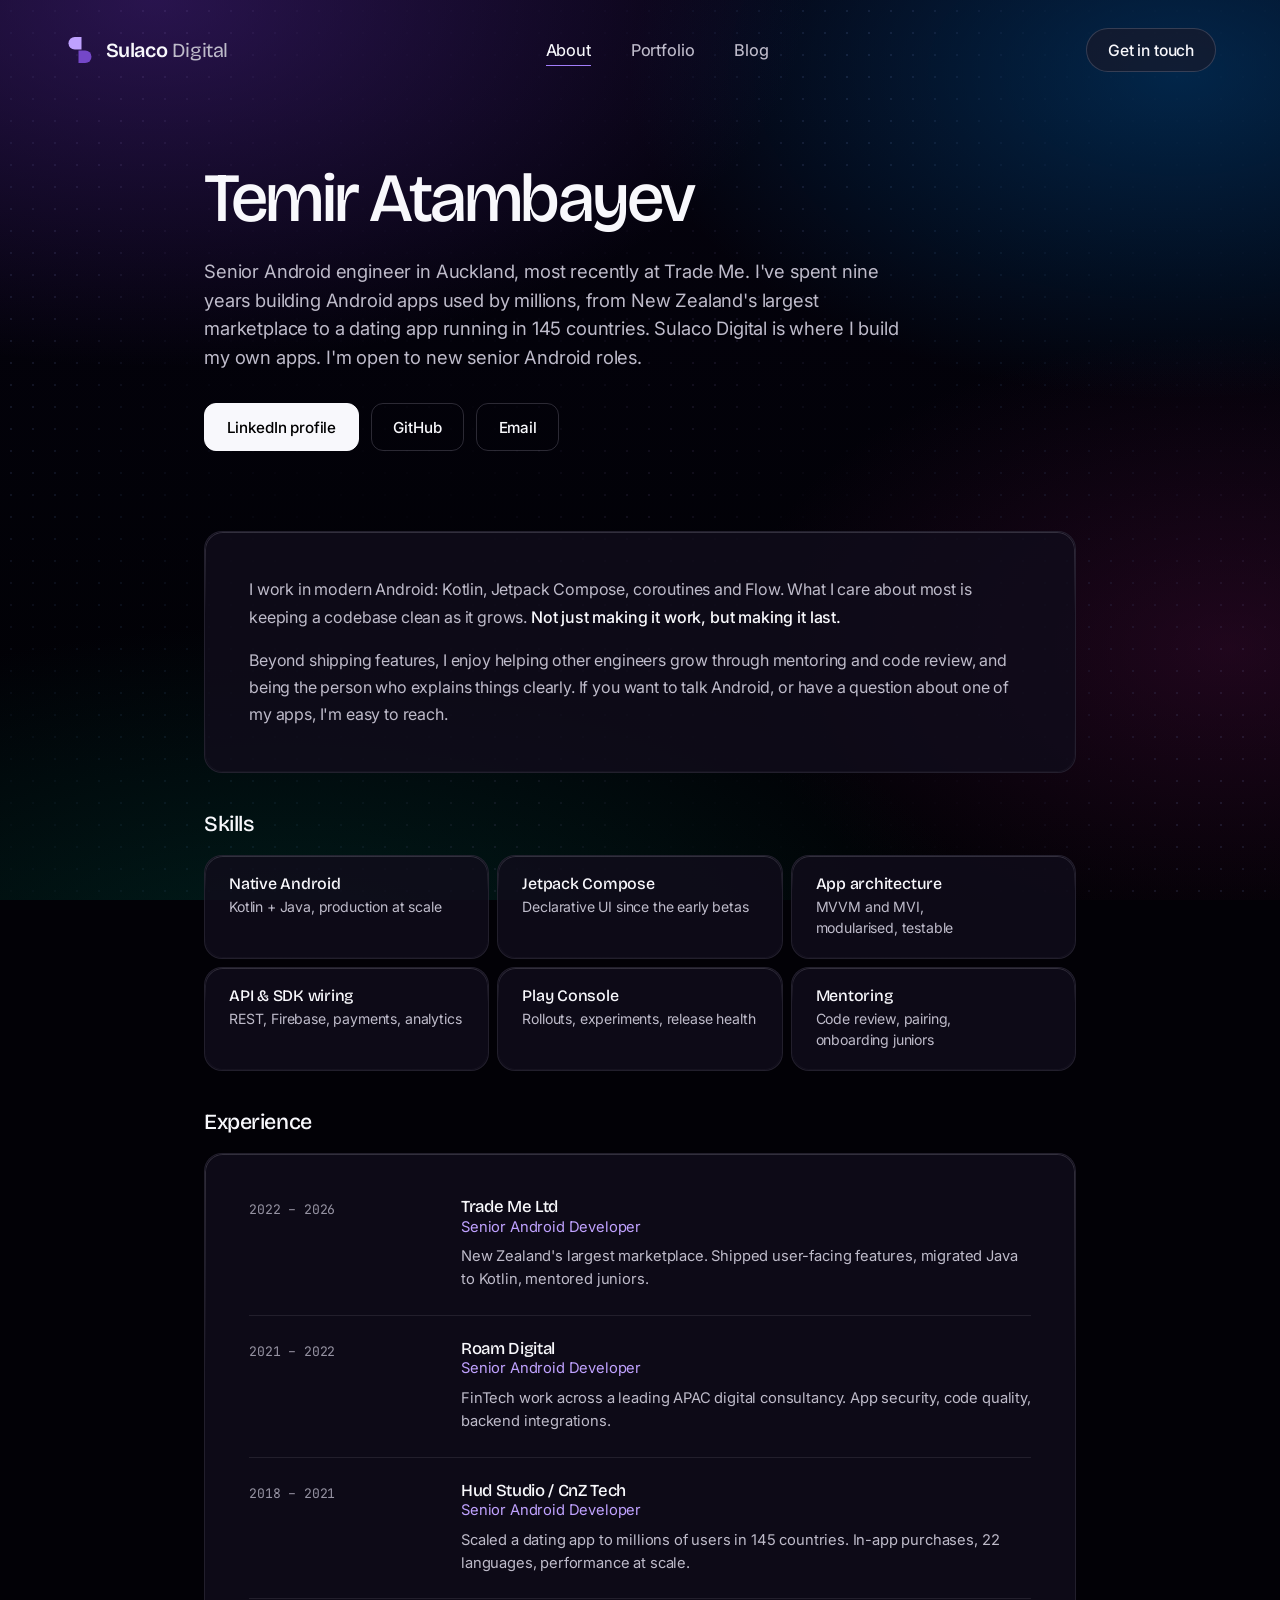
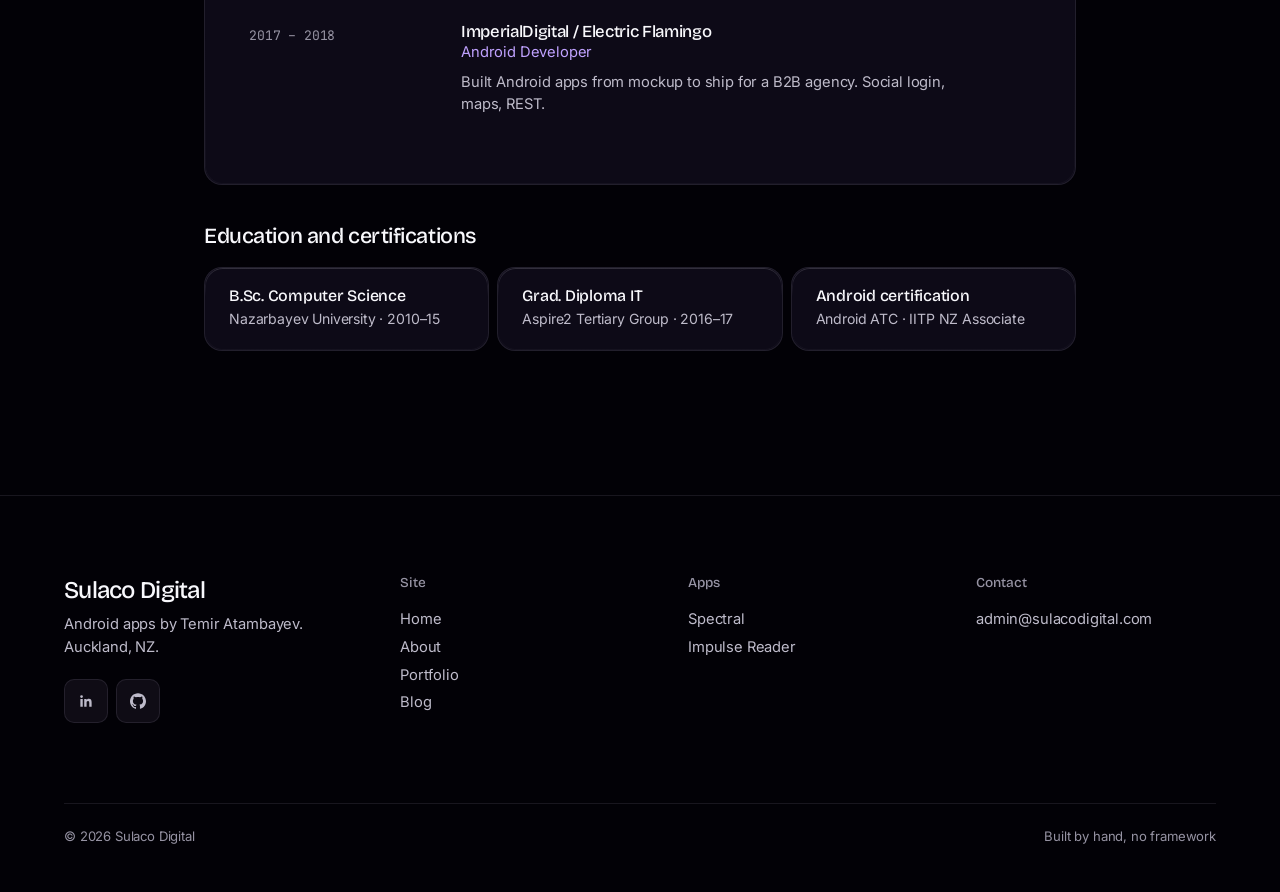
<file: about.html>
<!DOCTYPE html>
<html lang="en">
<head>
  <meta charset="UTF-8">
  <meta name="viewport" content="width=device-width, initial-scale=1.0">
  <link rel="icon" type="image/svg+xml" href="assets/favicon.svg?v=2">
  <link rel="apple-touch-icon" href="assets/apple-touch-icon.png?v=2">
  <title>About Temir Atambayev · Sulaco Digital</title>
  <meta name="description" content="Temir Atambayev: senior Android engineer in Auckland, most recently at Trade Me. Nine years of production Android, from NZ's largest marketplace to a dating app in 145 countries.">
  <link rel="canonical" href="https://sulacodigital.com/about.html">
  <meta property="og:type" content="website">
  <meta property="og:site_name" content="Sulaco Digital">
  <meta property="og:title" content="About Temir Atambayev">
  <meta property="og:description" content="Senior Android engineer in Auckland. Nine years of production Android, from NZ's largest marketplace to a dating app in 145 countries.">
  <meta property="og:url" content="https://sulacodigital.com/about.html">
  <meta property="og:image" content="https://sulacodigital.com/assets/og.jpg">
  <meta property="og:image:width" content="1200">
  <meta property="og:image:height" content="630">
  <meta name="twitter:card" content="summary_large_image">
  <link rel="preconnect" href="https://fonts.googleapis.com">
  <link rel="preconnect" href="https://fonts.gstatic.com" crossorigin>
  <link rel="stylesheet" href="https://fonts.googleapis.com/css2?family=Bricolage+Grotesque:opsz,wght@12..96,300..700&family=Inter:wght@400;500;600&family=JetBrains+Mono:wght@400;500&display=swap">
  <link rel="stylesheet" href="assets/site.css">
  <style>
    .about-hero {
      max-width: 1000px;
      margin: 0 auto;
      padding: 4rem 5% 3rem;
    }
    .about-hero h1 {
      font-size: clamp(2.5rem, 5.4vw, 4.4rem);
      font-weight: 500;
      letter-spacing: -0.04em;
      line-height: 1;
      margin-bottom: 1.5rem;
      max-width: 18ch;
    }
    .about-hero .actions { display: flex; gap: 0.75rem; flex-wrap: wrap; margin-top: 2rem; }
    .about-layout h2 {
      font-size: 1.35rem;
      font-weight: 500;
      letter-spacing: -0.02em;
      margin-bottom: 1.25rem;
    }
    .about-hero .lede {
      color: var(--fg-dim);
      font-size: 1.15rem;
      line-height: 1.55;
      max-width: 58ch;
    }

    .about-layout {
      max-width: 1000px;
      margin: 0 auto;
      padding: 2rem 5% 5rem;
      display: grid;
      grid-template-columns: 1fr;
      gap: 2.5rem;
    }

    .bio-card {
      padding: 2.75rem;
    }
    .bio-card p {
      color: var(--fg-dim);
      line-height: 1.7;
      margin-bottom: 1rem;
      font-size: 1rem;
    }
    .bio-card p strong { color: var(--fg); font-weight: 500; }
    .bio-card p:last-child { margin-bottom: 0; }

    .skills-grid {
      display: grid;
      grid-template-columns: repeat(3, 1fr);
      gap: 0.5rem;
    }
    .skill-box {
      padding: 1.25rem 1.5rem;
      transition: border-color 0.3s var(--ease), transform 0.3s var(--ease);
    }
    .skill-box:hover {
      border-color: var(--border-2);
      transform: translateY(-2px);
    }
    .skill-box h3 {
      font-size: 1rem;
      font-weight: 500;
      letter-spacing: -0.015em;
      margin-bottom: 0.3rem;
    }
    .skill-box p {
      font-size: 0.88rem;
      color: var(--fg-dim);
      line-height: 1.45;
    }

    .experience {
      padding: 2.75rem;
    }
    .exp-row {
      display: grid;
      grid-template-columns: 180px 1fr;
      gap: 2rem;
      padding: 1.5rem 0;
      border-top: 1px solid var(--border);
    }
    .exp-row:first-child { border-top: none; padding-top: 0; }
    .exp-date {
      font-family: var(--font-mono);
      font-size: 0.82rem;
      color: var(--fg-mute);
      font-variant-numeric: tabular-nums;
      padding-top: 0.2rem;
    }
    .exp-body h3 {
      font-size: 1.05rem;
      font-weight: 500;
      color: var(--fg);
      margin-bottom: 0.15rem;
      letter-spacing: -0.02em;
    }
    .exp-body .role {
      color: var(--accent-hi);
      font-size: 0.92rem;
      margin-bottom: 0.6rem;
      display: block;
    }
    .exp-body p {
      color: var(--fg-dim);
      line-height: 1.55;
      font-size: 0.92rem;
    }

    @media (max-width: 700px) {
      .skills-grid { grid-template-columns: 1fr 1fr; }
      .exp-row { grid-template-columns: 1fr; gap: 0.5rem; }
    }
  </style>
  <meta name="theme-color" content="#08060d">
  <script>if ('IntersectionObserver' in window) document.documentElement.classList.add('js');</script>
</head>
<body>
  <div class="backdrop" aria-hidden="true"><div class="backdrop-dots"><i></i><i></i></div></div>

  <nav class="site-nav">
    <a href="index.html" class="nav-logo">
      <svg class="nav-logo-mark" viewBox="0 0 32 32" aria-hidden="true"><path class="d1" d="M17.5 3v12.5H10.75a6.25 6.25 0 0 1 0-12.5z"/><path class="d2" d="M14.5 29V16.5h6.75a6.25 6.25 0 0 1 0 12.5z"/></svg>
      <span>Sulaco <i>Digital</i></span>
    </a>
    <ul class="nav-links" id="navLinks">
      <li><a href="about.html" class="active">About</a></li>
      <li><a href="index.html#portfolio">Portfolio</a></li>
      <li><a href="blog.html">Blog</a></li>
    </ul>
    <div class="nav-right">
      <a href="mailto:admin@sulacodigital.com" class="nav-cta">Get in touch</a>
      <button type="button" class="nav-toggle" id="navToggle" aria-label="Toggle navigation menu" aria-expanded="false" aria-controls="navLinks">
        <span></span><span></span><span></span>
      </button>
    </div>
  </nav>

  <main>

  <div class="about-hero">
    <h1 class="reveal">Temir Atambayev</h1>
    <p class="lede reveal" style="transition-delay:.06s;">
      Senior Android engineer in Auckland, most recently at Trade Me. I've spent nine years
      building Android apps used by millions, from New Zealand's largest
      marketplace to a dating app running in 145 countries. Sulaco Digital is
      where I build my own apps. I'm open to new senior Android roles.
    </p>
    <div class="actions reveal" style="transition-delay:.1s;">
      <a href="https://www.linkedin.com/in/atemirlan/" class="btn btn-primary" target="_blank" rel="noopener">LinkedIn profile</a>
      <a href="https://github.com/temirsan" class="btn btn-ghost" target="_blank" rel="noopener">GitHub</a>
      <a href="mailto:admin@sulacodigital.com" class="btn btn-ghost">Email</a>
    </div>
  </div>

  <div class="about-layout">

    <div class="panel bio-card reveal">
      <p>
        I work in modern Android: Kotlin, Jetpack Compose, coroutines and Flow.
        What I care about most is keeping a codebase clean as it grows.
        <strong>Not just making it work, but making it last.</strong>
      </p>
      <p>
        Beyond shipping features, I enjoy helping other engineers grow through
        mentoring and code review, and being the person who explains things
        clearly. If you want to talk Android, or have a question about one of my
        apps, I'm easy to reach.
      </p>
    </div>

    <div>
      <h2 class="reveal">Skills</h2>
      <div class="skills-grid">
        <div class="panel skill-box reveal">
          <h3>Native Android</h3>
          <p>Kotlin + Java, production at scale</p>
        </div>
        <div class="panel skill-box reveal" style="transition-delay:.03s;">
          <h3>Jetpack Compose</h3>
          <p>Declarative UI since the early betas</p>
        </div>
        <div class="panel skill-box reveal" style="transition-delay:.05s;">
          <h3>App architecture</h3>
          <p>MVVM and MVI, modularised, testable</p>
        </div>
        <div class="panel skill-box reveal" style="transition-delay:.08s;">
          <h3>API & SDK wiring</h3>
          <p>REST, Firebase, payments, analytics</p>
        </div>
        <div class="panel skill-box reveal" style="transition-delay:.1s;">
          <h3>Play Console</h3>
          <p>Rollouts, experiments, release health</p>
        </div>
        <div class="panel skill-box reveal" style="transition-delay:.12s;">
          <h3>Mentoring</h3>
          <p>Code review, pairing, onboarding juniors</p>
        </div>
      </div>
    </div>

    <div>
      <h2 class="reveal">Experience</h2>
      <div class="panel experience">
        <div class="exp-row reveal">
          <div class="exp-date">2022 – 2026</div>
          <div class="exp-body">
            <h3>Trade Me Ltd</h3>
            <span class="role">Senior Android Developer</span>
            <p>New Zealand's largest marketplace. Shipped user-facing features, migrated Java to Kotlin, mentored juniors.</p>
          </div>
        </div>
        <div class="exp-row reveal" style="transition-delay:.03s;">
          <div class="exp-date">2021 – 2022</div>
          <div class="exp-body">
            <h3>Roam Digital</h3>
            <span class="role">Senior Android Developer</span>
            <p>FinTech work across a leading APAC digital consultancy. App security, code quality, backend integrations.</p>
          </div>
        </div>
        <div class="exp-row reveal" style="transition-delay:.06s;">
          <div class="exp-date">2018 – 2021</div>
          <div class="exp-body">
            <h3>Hud Studio / CnZ Tech</h3>
            <span class="role">Senior Android Developer</span>
            <p>Scaled a dating app to millions of users in 145 countries. In-app purchases, 22 languages, performance at scale.</p>
          </div>
        </div>
        <div class="exp-row reveal" style="transition-delay:.09s;">
          <div class="exp-date">2017 – 2018</div>
          <div class="exp-body">
            <h3>ImperialDigital / Electric Flamingo</h3>
            <span class="role">Android Developer</span>
            <p>Built Android apps from mockup to ship for a B2B agency. Social login, maps, REST.</p>
          </div>
        </div>
      </div>
    </div>

    <div>
      <h2 class="reveal">Education and certifications</h2>
      <div class="skills-grid">
        <div class="panel skill-box reveal">
          <h3>B.Sc. Computer Science</h3>
          <p>Nazarbayev University · 2010–15</p>
        </div>
        <div class="panel skill-box reveal" style="transition-delay:.03s;">
          <h3>Grad. Diploma IT</h3>
          <p>Aspire2 Tertiary Group · 2016–17</p>
        </div>
        <div class="panel skill-box reveal" style="transition-delay:.06s;">
          <h3>Android certification</h3>
          <p>Android ATC · IITP NZ Associate</p>
        </div>
      </div>
    </div>

  </div>
  </main>


  <footer class="site-footer">
    <div>
      <div class="footer-brand">Sulaco Digital</div>
      <div class="footer-brand-sub">
        Android apps by Temir Atambayev. Auckland, NZ.
      </div>
      <div class="socials">
        <a href="https://www.linkedin.com/in/atemirlan/" target="_blank" rel="noopener" aria-label="LinkedIn"><svg viewBox="0 0 24 24" fill="currentColor"><path d="M20.447 20.452h-3.554v-5.569c0-1.328-.027-3.037-1.852-3.037-1.853 0-2.136 1.445-2.136 2.939v5.667H9.351V9h3.414v1.561h.046c.477-.9 1.637-1.85 3.37-1.85 3.601 0 4.268 2.37 4.268 5.455v6.286zM5.337 7.433a2.062 2.062 0 01-2.063-2.065 2.063 2.063 0 112.063 2.065zm1.782 13.019H3.555V9h3.564v11.452z"/></svg></a>
        <a href="https://github.com/temirsan" target="_blank" rel="noopener" aria-label="GitHub"><svg viewBox="0 0 24 24" fill="currentColor"><path d="M12 .297c-6.63 0-12 5.373-12 12 0 5.303 3.438 9.8 8.205 11.385.6.113.82-.258.82-.577 0-.285-.01-1.04-.015-2.04-3.338.724-4.042-1.61-4.042-1.61C4.422 18.07 3.633 17.7 3.633 17.7c-1.087-.744.084-.729.084-.729 1.205.084 1.838 1.236 1.838 1.236 1.07 1.835 2.809 1.305 3.495.998.108-.776.417-1.305.76-1.605-2.665-.3-5.466-1.332-5.466-5.93 0-1.31.465-2.38 1.235-3.22-.135-.303-.54-1.523.105-3.176 0 0 1.005-.322 3.3 1.23.96-.267 1.98-.399 3-.405 1.02.006 2.04.138 3 .405 2.28-1.552 3.285-1.23 3.285-1.23.645 1.653.24 2.873.12 3.176.765.84 1.23 1.91 1.23 3.22 0 4.61-2.805 5.625-5.475 5.92.42.36.81 1.096.81 2.22 0 1.606-.015 2.896-.015 3.286 0 .315.21.69.825.57C20.565 22.092 24 17.592 24 12.297c0-6.627-5.373-12-12-12"/></svg></a>
      </div>
    </div>
    <div>
      <h2>Site</h2>
      <a href="index.html">Home</a>
      <a href="about.html">About</a>
      <a href="index.html#portfolio">Portfolio</a>
      <a href="blog.html">Blog</a>
    </div>
    <div>
      <h2>Apps</h2>
      <a href="apps/spectral/index.html">Spectral</a>
      <a href="index.html#impulse">Impulse Reader</a>
    </div>
    <div>
      <h2>Contact</h2>
      <a href="mailto:admin@sulacodigital.com">admin@sulacodigital.com</a>
    </div>
    <div class="footer-bottom">
      <span>© 2026 Sulaco Digital</span>
      <span>Built by hand, no framework</span>
    </div>
  </footer>

  <script>
    // Mobile nav toggle: open/close the dropdown, close on link click, outside
    // click, Escape, or resize back past the mobile breakpoint.
    (function () {
      const toggle = document.getElementById('navToggle');
      const links = document.getElementById('navLinks');
      if (!toggle || !links) return;
      const close = () => {
        toggle.classList.remove('is-open');
        links.classList.remove('is-open');
        toggle.setAttribute('aria-expanded', 'false');
      };
      const open = () => {
        toggle.classList.add('is-open');
        links.classList.add('is-open');
        toggle.setAttribute('aria-expanded', 'true');
      };
      toggle.addEventListener('click', (e) => {
        e.stopPropagation();
        if (toggle.classList.contains('is-open')) close(); else open();
      });
      links.addEventListener('click', (e) => {
        if (e.target.tagName === 'A') close();
      });
      document.addEventListener('click', (e) => {
        if (!links.contains(e.target) && !toggle.contains(e.target)) close();
      });
      document.addEventListener('keydown', (e) => {
        if (e.key === 'Escape') close();
      });
      window.matchMedia('(min-width: 601px)').addEventListener('change', (e) => {
        if (e.matches) close();
      });
    })();
  </script>

  <script>
    // Scroll reveal: fade/slide .reveal elements into view once, then disconnect
    (function () {
      const els = document.querySelectorAll('.reveal');
      if (!els.length || !('IntersectionObserver' in window)) return;
      const io = new IntersectionObserver((entries) => {
        entries.forEach((entry) => {
          if (entry.isIntersecting) {
            entry.target.classList.add('is-visible');
            io.unobserve(entry.target);
          }
        });
      }, { threshold: 0.15, rootMargin: '0px 0px -60px 0px' });
      els.forEach((el) => io.observe(el));
    })();
  </script>

</body>
</html>
</file>
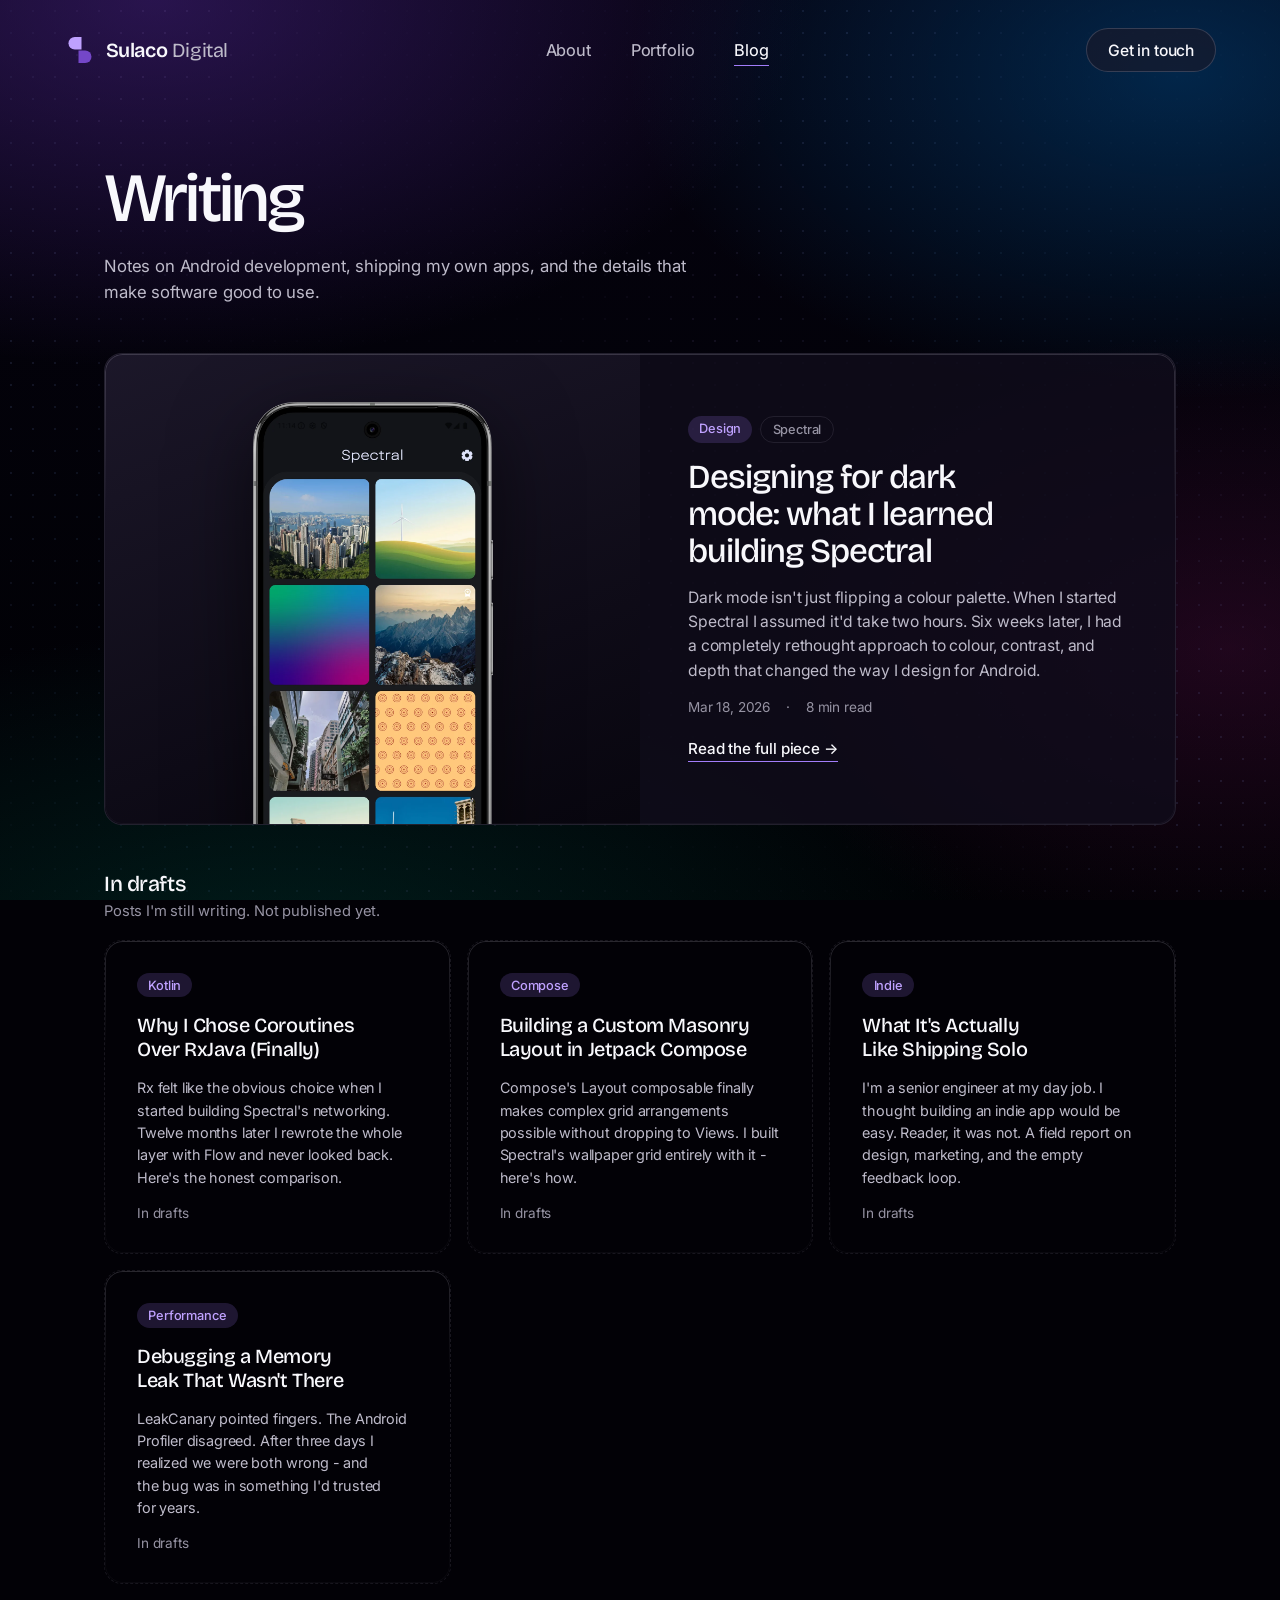
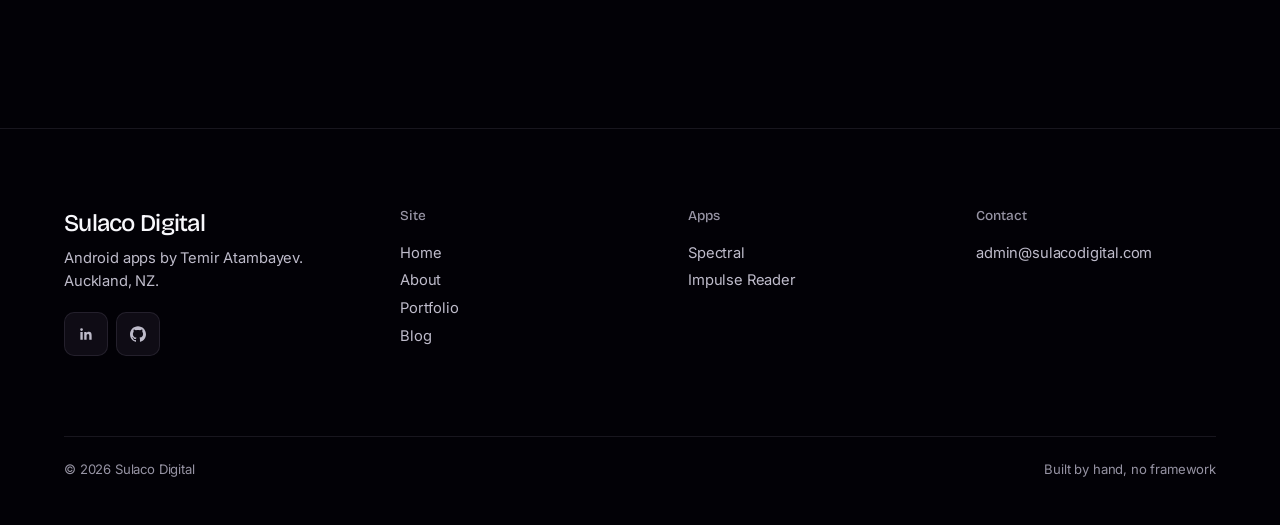
<file: blog.html>
<!DOCTYPE html>
<html lang="en">
<head>
  <meta charset="UTF-8">
  <meta name="viewport" content="width=device-width, initial-scale=1.0">
  <link rel="icon" type="image/svg+xml" href="assets/favicon.svg?v=2">
  <link rel="apple-touch-icon" href="assets/apple-touch-icon.png?v=2">
  <title>Writing · Temir Atambayev · Sulaco Digital</title>
  <meta name="description" content="Notes on Android development and shipping Spectral, by senior Android engineer Temir Atambayev.">
  <link rel="canonical" href="https://sulacodigital.com/blog.html">
  <meta property="og:type" content="website">
  <meta property="og:site_name" content="Sulaco Digital">
  <meta property="og:title" content="Writing · Temir Atambayev">
  <meta property="og:description" content="Notes on Android development and shipping Spectral.">
  <meta property="og:url" content="https://sulacodigital.com/blog.html">
  <meta property="og:image" content="https://sulacodigital.com/assets/og.jpg">
  <meta property="og:image:width" content="1200">
  <meta property="og:image:height" content="630">
  <meta name="twitter:card" content="summary_large_image">
  <link rel="preconnect" href="https://fonts.googleapis.com">
  <link rel="preconnect" href="https://fonts.gstatic.com" crossorigin>
  <link rel="stylesheet" href="https://fonts.googleapis.com/css2?family=Bricolage+Grotesque:opsz,wght@12..96,300..700&family=Inter:wght@400;500;600&family=JetBrains+Mono:wght@400;500&display=swap">
  <link rel="stylesheet" href="assets/site.css">
  <style>
    .blog-hero {
      max-width: 1200px;
      margin: 0 auto;
      padding: 4rem 5% 3rem;
    }
    .blog-hero h1 {
      font-size: clamp(2.5rem, 5.4vw, 4.4rem);
      font-weight: 500;
      letter-spacing: -0.04em;
      line-height: 1;
      max-width: 18ch;
    }
    .blog-hero .sub {
      color: var(--fg-dim);
      font-size: 1.05rem;
      line-height: 1.55;
      max-width: 56ch;
      margin-top: 1.25rem;
    }

    .blog-wrap {
      max-width: 1200px;
      margin: 0 auto;
      padding: 0 5% 5rem;
    }

    .featured-post {
      display: grid;
      grid-template-columns: 1fr 1fr;
      gap: 0;
      margin-bottom: 3rem;
      overflow: hidden;
      min-height: 380px;
    }

    .featured-media {
      background: linear-gradient(160deg, oklch(22% 0.035 var(--accent-h)), oklch(13% 0.02 var(--accent-h)));
      display: flex;
      align-items: flex-end;
      justify-content: center;
      padding: 3rem 2rem 0;
      overflow: hidden;
    }
    .featured-media img {
      width: min(62%, 240px);
      height: auto;
      display: block;
      margin-bottom: -18%;
      filter: drop-shadow(0 24px 40px oklch(5% 0.01 var(--accent-h) / 0.6));
    }

    .featured-body {
      padding: 3rem;
      display: flex;
      flex-direction: column;
      gap: 1rem;
      justify-content: center;
    }
    .featured-body .tags {
      display: flex; gap: 0.5rem; flex-wrap: wrap;
    }
    .tag-pill {
      font-size: 0.8rem;
      font-weight: 500;
      color: var(--accent-hi);
      background: var(--accent-soft);
      padding: 0.3rem 0.7rem;
      border-radius: 100px;
    }
    .tag-pill.ghost {
      color: var(--fg-mute);
      background: transparent;
      border: 1px solid var(--border);
    }
    .featured-body h2 {
      font-size: clamp(1.6rem, 2.8vw, 2.1rem);
      font-weight: 500;
      letter-spacing: -0.03em;
      line-height: 1.1;
    }
    .featured-body p {
      color: var(--fg-dim);
      line-height: 1.55;
      font-size: 0.98rem;
    }
    .featured-body .meta {
      display: flex;
      gap: 1rem;
      font-size: 0.85rem;
      color: var(--fg-mute);
      align-items: center;
    }
    .featured-body .meta span + span::before {
      content: "·";
      margin-right: 1rem;
      color: var(--fg-mute);
    }
    .read-link {
      font-size: 0.95rem;
      font-weight: 500;
      color: var(--fg);
      text-decoration: none;
      margin-top: 0.5rem;
      align-self: flex-start;
      border-bottom: 1px solid var(--accent);
      padding-bottom: 0.2rem;
      transition: color 0.2s;
    }
    .read-link:hover { color: var(--accent-hi); }
    /* 44px tap height without moving the underline */
    .read-link { position: relative; }
    .read-link::after { content: ""; position: absolute; inset: -12px 0; }

    .posts-grid {
      display: grid;
      grid-template-columns: repeat(auto-fit, minmax(min(320px, 100%), 1fr));
      gap: 1rem;
    }

    .post-card {
      padding: 2rem;
      display: flex;
      flex-direction: column;
      gap: 1rem;
      transition: border-color 0.3s var(--ease), transform 0.3s var(--ease);
      text-decoration: none;
      color: inherit;
    }
    .post-card:hover {
      border-color: var(--border-2);
      transform: translateY(-2px);
    }
    .drafts-title {
      font-size: 1.35rem;
      font-weight: 500;
      letter-spacing: -0.02em;
      margin: 0 0 0.4rem;
    }
    .drafts-sub { color: var(--fg-mute); font-size: 0.92rem; margin-bottom: 1.25rem; }
    .post-card.is-draft { background: transparent; border-style: dashed; }
    .post-card.is-draft:hover { transform: none; border-color: var(--border); }
    .post-card h3 {
      font-size: 1.25rem;
      font-weight: 500;
      letter-spacing: -0.02em;
      line-height: 1.2;
    }
    .post-card p {
      color: var(--fg-dim);
      font-size: 0.9rem;
      line-height: 1.55;
      flex: 1;
    }
    .post-card .meta {
      font-size: 0.85rem;
      color: var(--fg-mute);
      display: flex; gap: 1rem; align-items: center;
    }

    @media (max-width: 820px) {
      .featured-post { grid-template-columns: 1fr; min-height: 0; }
      .featured-media { min-height: 240px; padding: 2rem; }
    }
  </style>
  <meta name="theme-color" content="#08060d">
  <script>if ('IntersectionObserver' in window) document.documentElement.classList.add('js');</script>
</head>
<body>
  <div class="backdrop" aria-hidden="true"><div class="backdrop-dots"><i></i><i></i></div></div>

  <nav class="site-nav">
    <a href="index.html" class="nav-logo">
      <svg class="nav-logo-mark" viewBox="0 0 32 32" aria-hidden="true"><path class="d1" d="M17.5 3v12.5H10.75a6.25 6.25 0 0 1 0-12.5z"/><path class="d2" d="M14.5 29V16.5h6.75a6.25 6.25 0 0 1 0 12.5z"/></svg>
      <span>Sulaco <i>Digital</i></span>
    </a>
    <ul class="nav-links" id="navLinks">
      <li><a href="about.html">About</a></li>
      <li><a href="index.html#portfolio">Portfolio</a></li>
      <li><a href="blog.html" class="active">Blog</a></li>
    </ul>
    <div class="nav-right">
      <a href="mailto:admin@sulacodigital.com" class="nav-cta">Get in touch</a>
      <button type="button" class="nav-toggle" id="navToggle" aria-label="Toggle navigation menu" aria-expanded="false" aria-controls="navLinks">
        <span></span><span></span><span></span>
      </button>
    </div>
  </nav>

  <main>

  <div class="blog-hero">
    <h1 class="reveal">Writing</h1>
    <p class="sub reveal" style="transition-delay:.06s;">
      Notes on Android development, shipping my own apps, and the details that
      make software good to use.
    </p>
  </div>

  <div class="blog-wrap">

    <article class="panel featured-post reveal">
      <div class="featured-media">
        <img src="frames/explore_dark.webp" alt="Spectral's dark Explore screen" loading="lazy" width="900" height="1901">
      </div>
      <div class="featured-body">
        <div class="tags">
          <span class="tag-pill">Design</span>
          <span class="tag-pill ghost">Spectral</span>
        </div>
        <h2>Designing for dark mode: what I learned building Spectral</h2>
        <p>
          Dark mode isn't just flipping a colour palette. When I started Spectral I
          assumed it'd take two hours. Six weeks later, I had a completely rethought
          approach to colour, contrast, and depth that changed the way I design for
          Android.
        </p>
        <div class="meta">
          <span>Mar 18, 2026</span>
          <span>8 min read</span>
        </div>
        <a href="blog/designing-for-dark-mode.html" class="read-link">Read the full piece →</a>
      </div>
    </article>

    <h2 class="drafts-title">In drafts</h2>
    <p class="drafts-sub">Posts I'm still writing. Not published yet.</p>
    <div class="posts-grid">
      <article class="panel post-card is-draft reveal">
        <span class="tag-pill" style="align-self:flex-start;">Kotlin</span>
        <h3>Why I Chose Coroutines Over RxJava (Finally)</h3>
        <p>Rx felt like the obvious choice when I started building Spectral's networking. Twelve months later I rewrote the whole layer with Flow and never looked back. Here's the honest comparison.</p>
        <div class="meta"><span>In drafts</span></div>
      </article>
      <article class="panel post-card is-draft reveal" style="transition-delay:.03s;">
        <span class="tag-pill" style="align-self:flex-start;">Compose</span>
        <h3>Building a Custom Masonry Layout in Jetpack Compose</h3>
        <p>Compose's Layout composable finally makes complex grid arrangements possible without dropping to Views. I built Spectral's wallpaper grid entirely with it - here's how.</p>
        <div class="meta"><span>In drafts</span></div>
      </article>
      <article class="panel post-card is-draft reveal" style="transition-delay:.06s;">
        <span class="tag-pill" style="align-self:flex-start;">Indie</span>
        <h3>What It's Actually Like Shipping Solo</h3>
        <p>I'm a senior engineer at my day job. I thought building an indie app would be easy. Reader, it was not. A field report on design, marketing, and the empty feedback loop.</p>
        <div class="meta"><span>In drafts</span></div>
      </article>
      <article class="panel post-card is-draft reveal" style="transition-delay:.09s;">
        <span class="tag-pill" style="align-self:flex-start;">Performance</span>
        <h3>Debugging a Memory Leak That Wasn't There</h3>
        <p>LeakCanary pointed fingers. The Android Profiler disagreed. After three days I realized we were both wrong - and the bug was in something I'd trusted for years.</p>
        <div class="meta"><span>In drafts</span></div>
      </article>
    </div>
  </div>
  </main>


  <footer class="site-footer">
    <div>
      <div class="footer-brand">Sulaco Digital</div>
      <div class="footer-brand-sub">
        Android apps by Temir Atambayev. Auckland, NZ.
      </div>
      <div class="socials">
        <a href="https://www.linkedin.com/in/atemirlan/" target="_blank" rel="noopener" aria-label="LinkedIn"><svg viewBox="0 0 24 24" fill="currentColor"><path d="M20.447 20.452h-3.554v-5.569c0-1.328-.027-3.037-1.852-3.037-1.853 0-2.136 1.445-2.136 2.939v5.667H9.351V9h3.414v1.561h.046c.477-.9 1.637-1.85 3.37-1.85 3.601 0 4.268 2.37 4.268 5.455v6.286zM5.337 7.433a2.062 2.062 0 01-2.063-2.065 2.063 2.063 0 112.063 2.065zm1.782 13.019H3.555V9h3.564v11.452z"/></svg></a>
        <a href="https://github.com/temirsan" target="_blank" rel="noopener" aria-label="GitHub"><svg viewBox="0 0 24 24" fill="currentColor"><path d="M12 .297c-6.63 0-12 5.373-12 12 0 5.303 3.438 9.8 8.205 11.385.6.113.82-.258.82-.577 0-.285-.01-1.04-.015-2.04-3.338.724-4.042-1.61-4.042-1.61C4.422 18.07 3.633 17.7 3.633 17.7c-1.087-.744.084-.729.084-.729 1.205.084 1.838 1.236 1.838 1.236 1.07 1.835 2.809 1.305 3.495.998.108-.776.417-1.305.76-1.605-2.665-.3-5.466-1.332-5.466-5.93 0-1.31.465-2.38 1.235-3.22-.135-.303-.54-1.523.105-3.176 0 0 1.005-.322 3.3 1.23.96-.267 1.98-.399 3-.405 1.02.006 2.04.138 3 .405 2.28-1.552 3.285-1.23 3.285-1.23.645 1.653.24 2.873.12 3.176.765.84 1.23 1.91 1.23 3.22 0 4.61-2.805 5.625-5.475 5.92.42.36.81 1.096.81 2.22 0 1.606-.015 2.896-.015 3.286 0 .315.21.69.825.57C20.565 22.092 24 17.592 24 12.297c0-6.627-5.373-12-12-12"/></svg></a>
      </div>
    </div>
    <div>
      <h2>Site</h2>
      <a href="index.html">Home</a>
      <a href="about.html">About</a>
      <a href="index.html#portfolio">Portfolio</a>
      <a href="blog.html">Blog</a>
    </div>
    <div>
      <h2>Apps</h2>
      <a href="apps/spectral/index.html">Spectral</a>
      <a href="index.html#impulse">Impulse Reader</a>
    </div>
    <div>
      <h2>Contact</h2>
      <a href="mailto:admin@sulacodigital.com">admin@sulacodigital.com</a>
    </div>
    <div class="footer-bottom">
      <span>© 2026 Sulaco Digital</span>
      <span>Built by hand, no framework</span>
    </div>
  </footer>

  <script>
    // Mobile nav toggle: open/close the dropdown, close on link click, outside
    // click, Escape, or resize back past the mobile breakpoint.
    (function () {
      const toggle = document.getElementById('navToggle');
      const links = document.getElementById('navLinks');
      if (!toggle || !links) return;
      const close = () => {
        toggle.classList.remove('is-open');
        links.classList.remove('is-open');
        toggle.setAttribute('aria-expanded', 'false');
      };
      const open = () => {
        toggle.classList.add('is-open');
        links.classList.add('is-open');
        toggle.setAttribute('aria-expanded', 'true');
      };
      toggle.addEventListener('click', (e) => {
        e.stopPropagation();
        if (toggle.classList.contains('is-open')) close(); else open();
      });
      links.addEventListener('click', (e) => {
        if (e.target.tagName === 'A') close();
      });
      document.addEventListener('click', (e) => {
        if (!links.contains(e.target) && !toggle.contains(e.target)) close();
      });
      document.addEventListener('keydown', (e) => {
        if (e.key === 'Escape') close();
      });
      window.matchMedia('(min-width: 601px)').addEventListener('change', (e) => {
        if (e.matches) close();
      });
    })();
  </script>

  <script>
    // Scroll reveal: fade/slide .reveal elements into view once, then disconnect
    (function () {
      const els = document.querySelectorAll('.reveal');
      if (!els.length || !('IntersectionObserver' in window)) return;
      const io = new IntersectionObserver((entries) => {
        entries.forEach((entry) => {
          if (entry.isIntersecting) {
            entry.target.classList.add('is-visible');
            io.unobserve(entry.target);
          }
        });
      }, { threshold: 0.15, rootMargin: '0px 0px -60px 0px' });
      els.forEach((el) => io.observe(el));
    })();
  </script>

</body>
</html>
</file>
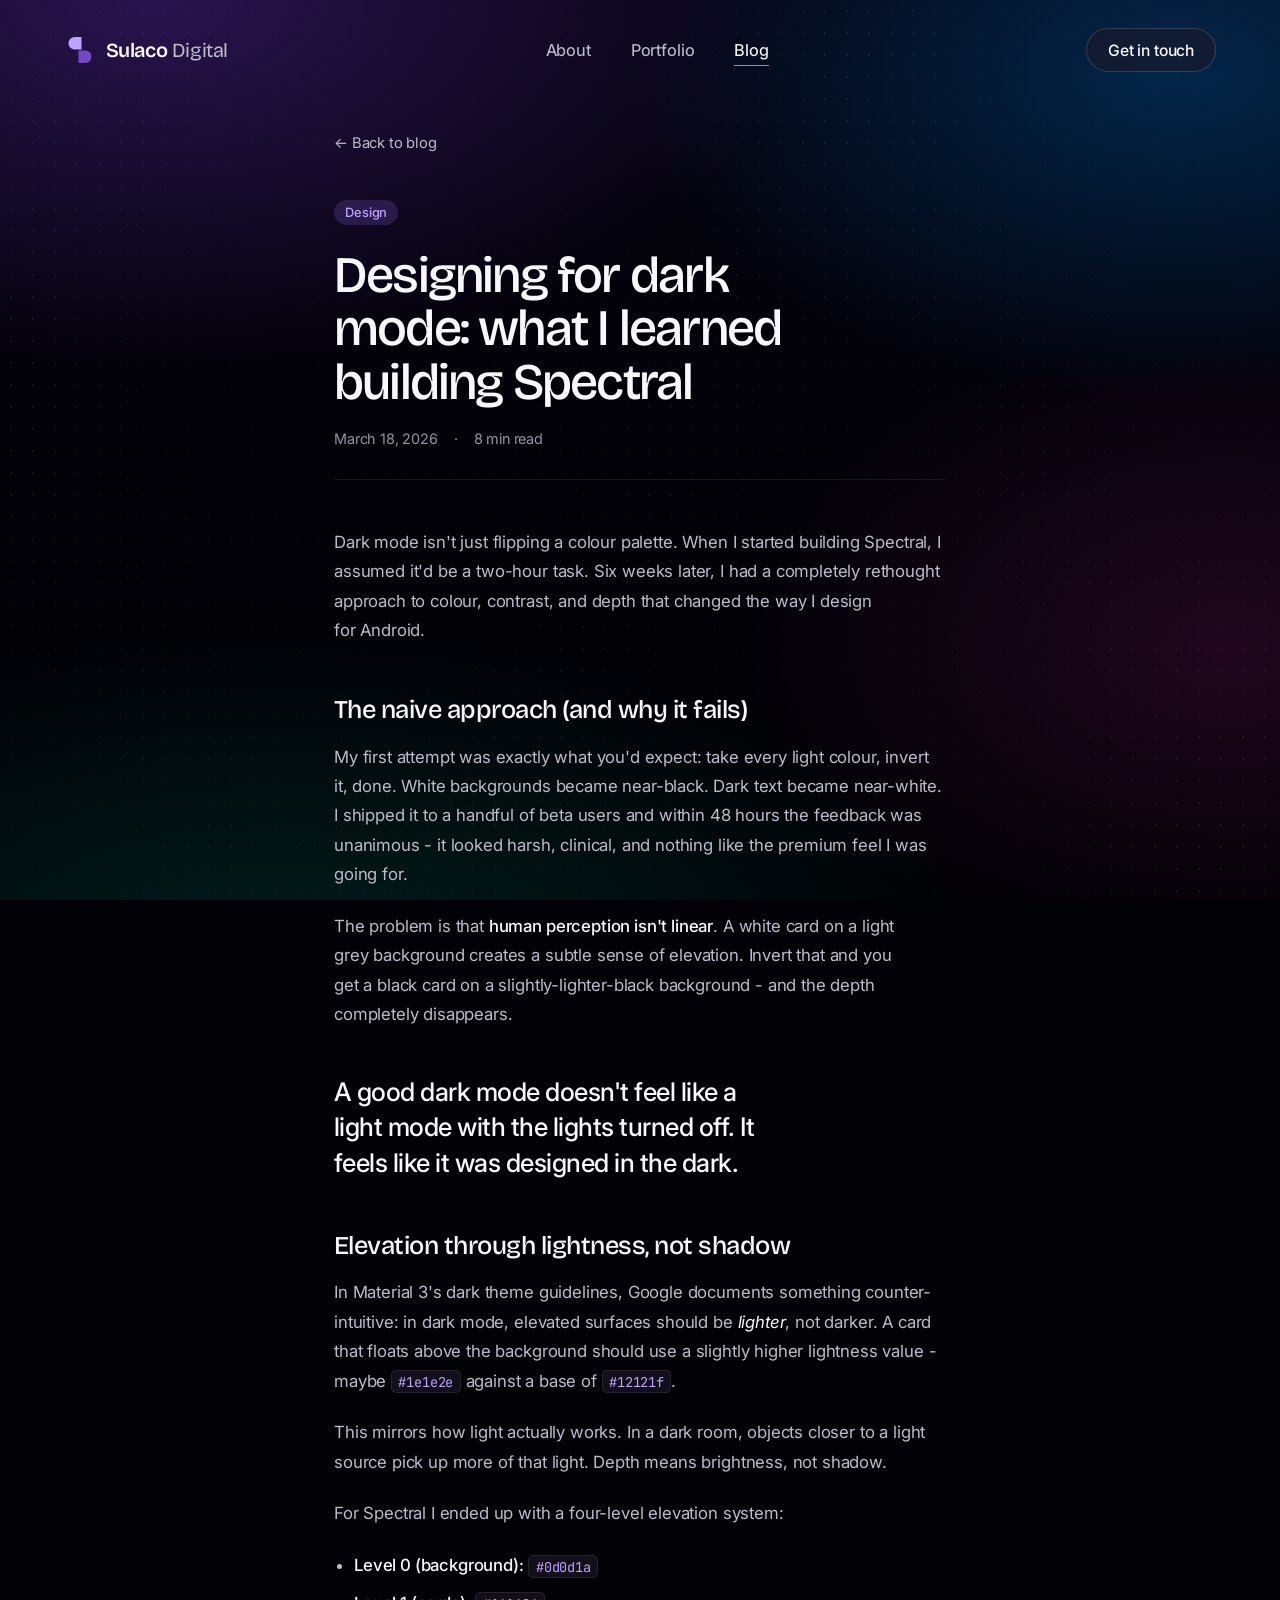
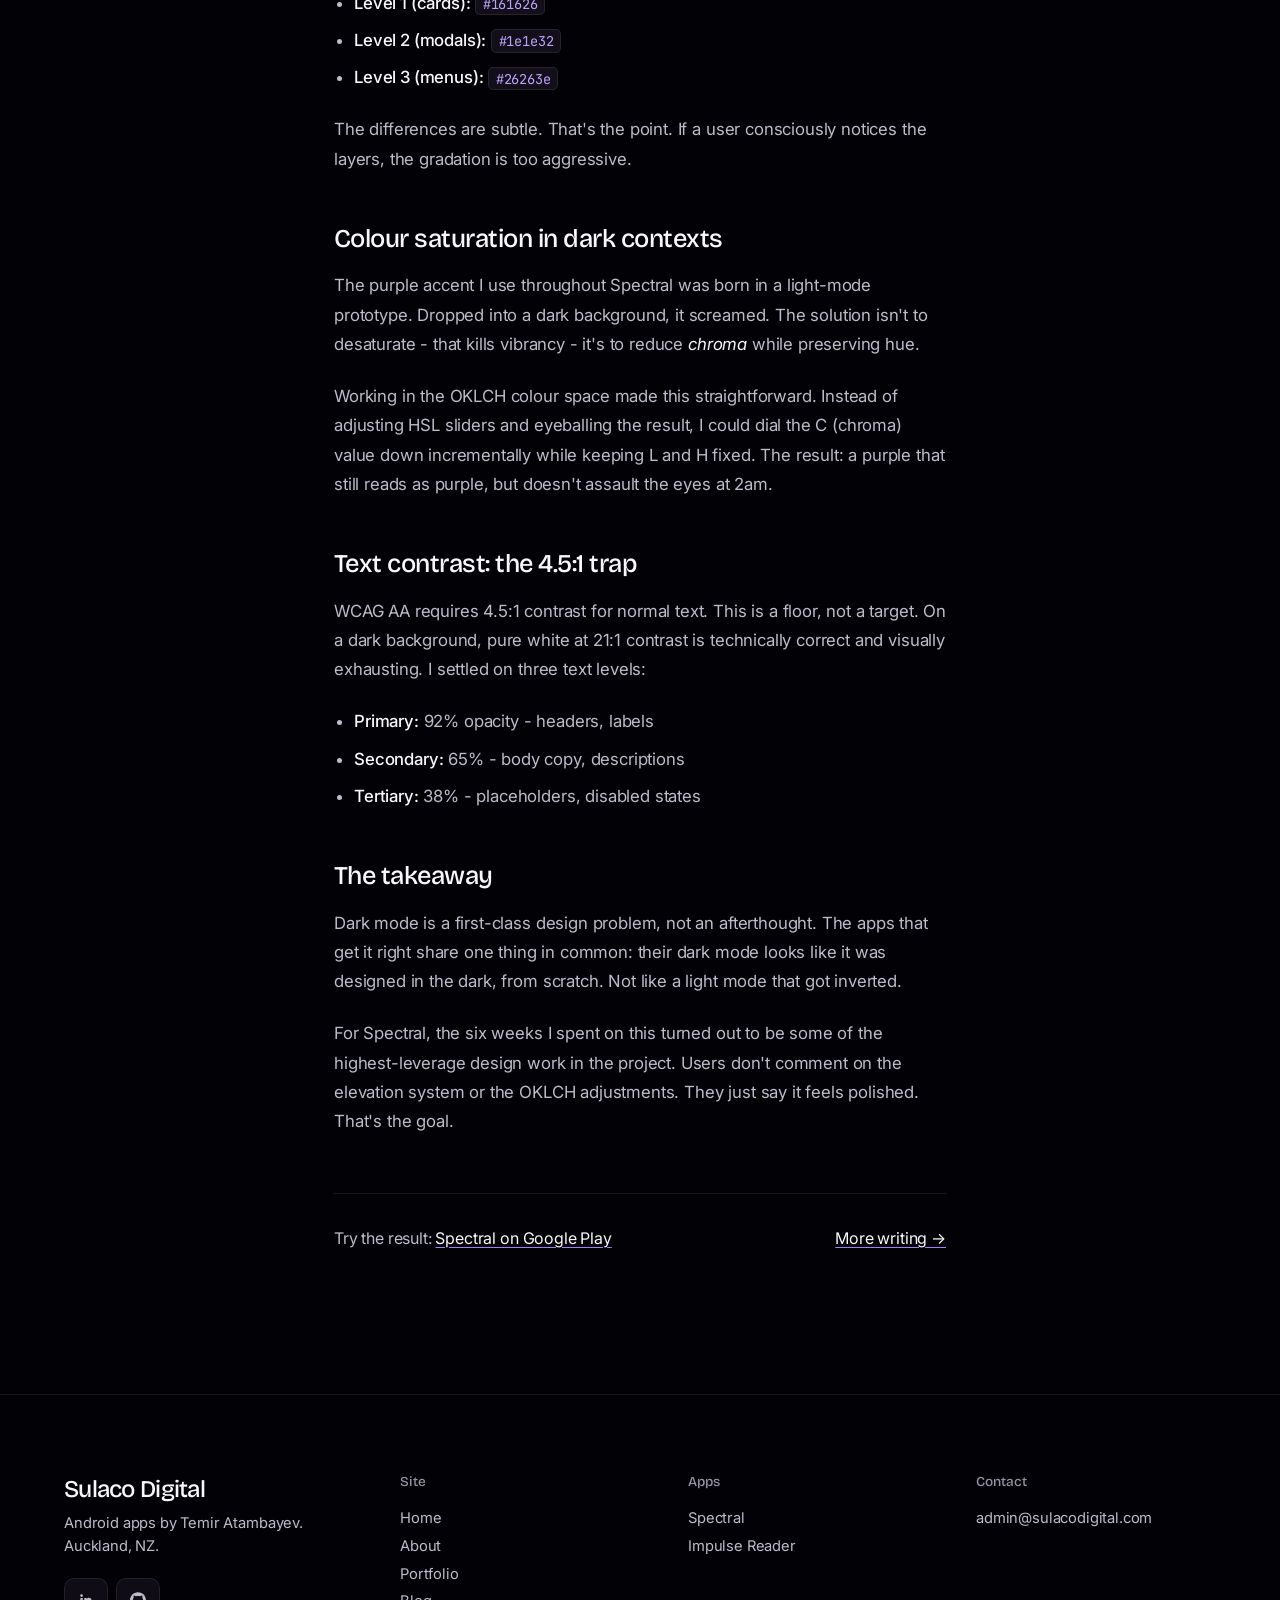
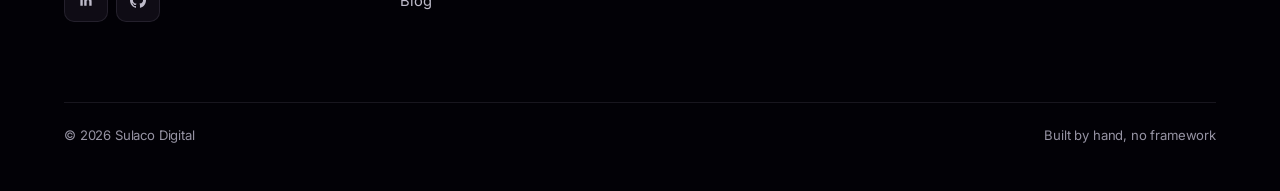
<file: blog/designing-for-dark-mode.html>
<!DOCTYPE html>
<html lang="en">
<head>
  <meta charset="UTF-8">
  <meta name="viewport" content="width=device-width, initial-scale=1.0">
  <link rel="icon" type="image/svg+xml" href="../assets/favicon.svg?v=2">
  <link rel="apple-touch-icon" href="../assets/apple-touch-icon.png?v=2">
  <title>Designing for Dark Mode - Sulaco Digital</title>
  <meta name="description" content="Elevation through lightness, chroma in OKLCH, and why 4.5:1 is a floor: six weeks of dark-mode design work on Spectral.">
  <link rel="canonical" href="https://sulacodigital.com/blog/designing-for-dark-mode.html">
  <meta property="og:type" content="article">
  <meta property="og:site_name" content="Sulaco Digital">
  <meta property="og:title" content="Designing for dark mode: what I learned building Spectral">
  <meta property="og:description" content="Elevation through lightness, chroma in OKLCH, and why 4.5:1 is a floor: six weeks of dark-mode design work on Spectral.">
  <meta property="og:url" content="https://sulacodigital.com/blog/designing-for-dark-mode.html">
  <meta property="og:image" content="https://sulacodigital.com/assets/og.jpg">
  <meta property="og:image:width" content="1200">
  <meta property="og:image:height" content="630">
  <meta name="twitter:card" content="summary_large_image">
  <link rel="preconnect" href="https://fonts.googleapis.com">
  <link rel="preconnect" href="https://fonts.gstatic.com" crossorigin>
  <link rel="stylesheet" href="https://fonts.googleapis.com/css2?family=Bricolage+Grotesque:opsz,wght@12..96,300..700&family=Inter:wght@400;500;600&family=JetBrains+Mono:wght@400;500&display=swap">
  <link rel="stylesheet" href="../assets/site.css">
  <style>
    .article-wrap {
      max-width: 740px;
      margin: 0 auto;
      padding: 2rem 5% 5rem;
    }
    .back-link {
      display: inline-flex; align-items: center; gap: 0.4rem;
      font-size: 0.92rem;
      color: var(--fg-dim);
      text-decoration: none;
      margin-bottom: 3rem;
      transition: color 0.2s;
    }
    .back-link:hover { color: var(--fg); }
    /* 44px tap height without changing the layout */
    .back-link, .article-end a { position: relative; }
    .back-link::after, .article-end a::after { content: ""; position: absolute; inset: -13px 0; }

    .article-header {
      margin-bottom: 3rem;
      padding-bottom: 2rem;
      border-bottom: 1px solid var(--border);
    }
    .tag-pill {
      display: inline-block;
      font-size: 0.8rem;
      font-weight: 500;
      color: var(--accent-hi);
      background: var(--accent-soft);
      padding: 0.3rem 0.7rem;
      border-radius: 100px;
      margin-bottom: 1.5rem;
    }
    .article-title {
      font-size: clamp(2rem, 5vw, 3.2rem);
      font-weight: 500;
      letter-spacing: -0.035em;
      line-height: 1.05;
      margin-bottom: 1.25rem;
    }
    .article-meta {
      font-size: 0.9rem;
      color: var(--fg-mute);
      display: flex; gap: 1rem;
    }

    .article-body {
      font-size: 1.05rem;
      line-height: 1.75;
      color: var(--fg-dim);
    }
    .article-body p { margin-bottom: 1.4rem; }
    .article-body h2 {
      font-size: 1.6rem;
      line-height: 1.3;
      font-weight: 500;
      color: var(--fg);
      margin: 3rem 0 1rem;
      letter-spacing: -0.02em;
    }
    .article-body strong { color: var(--fg); font-weight: 500; }
    .article-body em { color: var(--fg); font-style: italic; }
    .article-body ul { margin: 0 0 1.4rem 1.25rem; }
    .article-body li { margin-bottom: 0.5rem; }
    .article-body code {
      font-family: var(--font-mono);
      background: oklch(25% 0.03 var(--accent-h) / 0.5);
      border: 1px solid var(--border);
      border-radius: 5px;
      padding: 0.1rem 0.4rem;
      font-size: 0.85rem;
      color: var(--accent-hi);
    }
    .pullquote {
      margin: 2.75rem 0;
      font-size: clamp(1.3rem, 2.6vw, 1.6rem);
      font-weight: 500;
      letter-spacing: -0.02em;
      line-height: 1.4;
      color: var(--fg);
      text-wrap: balance;
    }
    .article-end {
      margin-top: 3.5rem;
      padding-top: 2rem;
      border-top: 1px solid var(--border);
      display: flex; justify-content: space-between; gap: 1rem; flex-wrap: wrap;
      color: var(--fg-dim);
      line-height: 1.5;
    }
    .article-end a { color: var(--fg); text-underline-offset: 3px; text-decoration-color: var(--accent); }
  </style>
  <meta name="theme-color" content="#08060d">
  <script>if ('IntersectionObserver' in window) document.documentElement.classList.add('js');</script>
</head>
<body>
  <div class="backdrop" aria-hidden="true"><div class="backdrop-dots"><i></i><i></i></div></div>

  <nav class="site-nav">
    <a href="../index.html" class="nav-logo">
      <svg class="nav-logo-mark" viewBox="0 0 32 32" aria-hidden="true"><path class="d1" d="M17.5 3v12.5H10.75a6.25 6.25 0 0 1 0-12.5z"/><path class="d2" d="M14.5 29V16.5h6.75a6.25 6.25 0 0 1 0 12.5z"/></svg>
      <span>Sulaco <i>Digital</i></span>
    </a>
    <ul class="nav-links" id="navLinks">
      <li><a href="../about.html">About</a></li>
      <li><a href="../index.html#portfolio">Portfolio</a></li>
      <li><a href="../blog.html" class="active">Blog</a></li>
    </ul>
    <div class="nav-right">
      <a href="mailto:admin@sulacodigital.com" class="nav-cta">Get in touch</a>
      <button type="button" class="nav-toggle" id="navToggle" aria-label="Toggle navigation menu" aria-expanded="false" aria-controls="navLinks">
        <span></span><span></span><span></span>
      </button>
    </div>
  </nav>

  <main>

  <article class="article-wrap">
    <a href="../blog.html" class="back-link">← Back to blog</a>

    <header class="article-header reveal">
      <span class="tag-pill">Design</span>
      <h1 class="article-title">
        Designing for dark mode: what I learned building Spectral
      </h1>
      <div class="article-meta">
        <span>March 18, 2026</span>
        <span>·</span>
        <span>8 min read</span>
      </div>
    </header>

    <div class="article-body reveal" style="transition-delay:.04s;">
      <p>Dark mode isn't just flipping a colour palette. When I started building Spectral, I assumed it'd be a two-hour task. Six weeks later, I had a completely rethought approach to colour, contrast, and depth that changed the way I design for Android.</p>

      <h2>The naive approach (and why it fails)</h2>
      <p>My first attempt was exactly what you'd expect: take every light colour, invert it, done. White backgrounds became near-black. Dark text became near-white. I shipped it to a handful of beta users and within 48 hours the feedback was unanimous - it looked harsh, clinical, and nothing like the premium feel I was going for.</p>
      <p>The problem is that <strong>human perception isn't linear</strong>. A white card on a light grey background creates a subtle sense of elevation. Invert that and you get a black card on a slightly-lighter-black background - and the depth completely disappears.</p>

      <blockquote class="pullquote">
        A good dark mode doesn't feel like a light mode with the lights turned off. It feels like it was designed in the dark.
      </blockquote>

      <h2>Elevation through lightness, not shadow</h2>
      <p>In Material 3's dark theme guidelines, Google documents something counter-intuitive: in dark mode, elevated surfaces should be <em>lighter</em>, not darker. A card that floats above the background should use a slightly higher lightness value - maybe <code>#1e1e2e</code> against a base of <code>#12121f</code>.</p>
      <p>This mirrors how light actually works. In a dark room, objects closer to a light source pick up more of that light. Depth means brightness, not shadow.</p>
      <p>For Spectral I ended up with a four-level elevation system:</p>
      <ul>
        <li><strong>Level 0 (background):</strong> <code>#0d0d1a</code></li>
        <li><strong>Level 1 (cards):</strong> <code>#161626</code></li>
        <li><strong>Level 2 (modals):</strong> <code>#1e1e32</code></li>
        <li><strong>Level 3 (menus):</strong> <code>#26263e</code></li>
      </ul>
      <p>The differences are subtle. That's the point. If a user consciously notices the layers, the gradation is too aggressive.</p>

      <h2>Colour saturation in dark contexts</h2>
      <p>The purple accent I use throughout Spectral was born in a light-mode prototype. Dropped into a dark background, it screamed. The solution isn't to desaturate - that kills vibrancy - it's to reduce <em>chroma</em> while preserving hue.</p>
      <p>Working in the OKLCH colour space made this straightforward. Instead of adjusting HSL sliders and eyeballing the result, I could dial the C (chroma) value down incrementally while keeping L and H fixed. The result: a purple that still reads as purple, but doesn't assault the eyes at 2am.</p>

      <h2>Text contrast: the 4.5:1 trap</h2>
      <p>WCAG AA requires 4.5:1 contrast for normal text. This is a floor, not a target. On a dark background, pure white at 21:1 contrast is technically correct and visually exhausting. I settled on three text levels:</p>
      <ul>
        <li><strong>Primary:</strong> 92% opacity - headers, labels</li>
        <li><strong>Secondary:</strong> 65% - body copy, descriptions</li>
        <li><strong>Tertiary:</strong> 38% - placeholders, disabled states</li>
      </ul>

      <h2>The takeaway</h2>
      <p>Dark mode is a first-class design problem, not an afterthought. The apps that get it right share one thing in common: their dark mode looks like it was designed in the dark, from scratch. Not like a light mode that got inverted.</p>
      <p>For Spectral, the six weeks I spent on this turned out to be some of the highest-leverage design work in the project. Users don't comment on the elevation system or the OKLCH adjustments. They just say it feels polished. That's the goal.</p>
    </div>

    <div class="article-end">
      <span>Try the result: <a href="https://play.google.com/store/apps/details?id=com.sulaco.digital.spectral" target="_blank" rel="noopener">Spectral on Google Play</a></span>
      <a href="../blog.html">More writing →</a>
    </div>
  </article>

  </main>

  <footer class="site-footer">
    <div>
      <div class="footer-brand">Sulaco Digital</div>
      <div class="footer-brand-sub">
        Android apps by Temir Atambayev. Auckland, NZ.
      </div>
      <div class="socials">
        <a href="https://www.linkedin.com/in/atemirlan/" target="_blank" rel="noopener" aria-label="LinkedIn"><svg viewBox="0 0 24 24" fill="currentColor"><path d="M20.447 20.452h-3.554v-5.569c0-1.328-.027-3.037-1.852-3.037-1.853 0-2.136 1.445-2.136 2.939v5.667H9.351V9h3.414v1.561h.046c.477-.9 1.637-1.85 3.37-1.85 3.601 0 4.268 2.37 4.268 5.455v6.286zM5.337 7.433a2.062 2.062 0 01-2.063-2.065 2.063 2.063 0 112.063 2.065zm1.782 13.019H3.555V9h3.564v11.452z"/></svg></a>
        <a href="https://github.com/temirsan" target="_blank" rel="noopener" aria-label="GitHub"><svg viewBox="0 0 24 24" fill="currentColor"><path d="M12 .297c-6.63 0-12 5.373-12 12 0 5.303 3.438 9.8 8.205 11.385.6.113.82-.258.82-.577 0-.285-.01-1.04-.015-2.04-3.338.724-4.042-1.61-4.042-1.61C4.422 18.07 3.633 17.7 3.633 17.7c-1.087-.744.084-.729.084-.729 1.205.084 1.838 1.236 1.838 1.236 1.07 1.835 2.809 1.305 3.495.998.108-.776.417-1.305.76-1.605-2.665-.3-5.466-1.332-5.466-5.93 0-1.31.465-2.38 1.235-3.22-.135-.303-.54-1.523.105-3.176 0 0 1.005-.322 3.3 1.23.96-.267 1.98-.399 3-.405 1.02.006 2.04.138 3 .405 2.28-1.552 3.285-1.23 3.285-1.23.645 1.653.24 2.873.12 3.176.765.84 1.23 1.91 1.23 3.22 0 4.61-2.805 5.625-5.475 5.92.42.36.81 1.096.81 2.22 0 1.606-.015 2.896-.015 3.286 0 .315.21.69.825.57C20.565 22.092 24 17.592 24 12.297c0-6.627-5.373-12-12-12"/></svg></a>
      </div>
    </div>
    <div>
      <h2>Site</h2>
      <a href="../index.html">Home</a>
      <a href="../about.html">About</a>
      <a href="../index.html#portfolio">Portfolio</a>
      <a href="../blog.html">Blog</a>
    </div>
    <div>
      <h2>Apps</h2>
      <a href="../apps/spectral/index.html">Spectral</a>
      <a href="../index.html#impulse">Impulse Reader</a>
    </div>
    <div>
      <h2>Contact</h2>
      <a href="mailto:admin@sulacodigital.com">admin@sulacodigital.com</a>
    </div>
    <div class="footer-bottom">
      <span>© 2026 Sulaco Digital</span>
      <span>Built by hand, no framework</span>
    </div>
  </footer>

  <script>
    // Mobile nav toggle: open/close the dropdown, close on link click, outside
    // click, Escape, or resize back past the mobile breakpoint.
    (function () {
      const toggle = document.getElementById('navToggle');
      const links = document.getElementById('navLinks');
      if (!toggle || !links) return;
      const close = () => {
        toggle.classList.remove('is-open');
        links.classList.remove('is-open');
        toggle.setAttribute('aria-expanded', 'false');
      };
      const open = () => {
        toggle.classList.add('is-open');
        links.classList.add('is-open');
        toggle.setAttribute('aria-expanded', 'true');
      };
      toggle.addEventListener('click', (e) => {
        e.stopPropagation();
        if (toggle.classList.contains('is-open')) close(); else open();
      });
      links.addEventListener('click', (e) => {
        if (e.target.tagName === 'A') close();
      });
      document.addEventListener('click', (e) => {
        if (!links.contains(e.target) && !toggle.contains(e.target)) close();
      });
      document.addEventListener('keydown', (e) => {
        if (e.key === 'Escape') close();
      });
      window.matchMedia('(min-width: 601px)').addEventListener('change', (e) => {
        if (e.matches) close();
      });
    })();
  </script>

  <script>
    // Scroll reveal: fade/slide .reveal elements into view once, then disconnect
    (function () {
      const els = document.querySelectorAll('.reveal');
      if (!els.length || !('IntersectionObserver' in window)) return;
      const io = new IntersectionObserver((entries) => {
        entries.forEach((entry) => {
          if (entry.isIntersecting) {
            entry.target.classList.add('is-visible');
            io.unobserve(entry.target);
          }
        });
      }, { threshold: 0.15, rootMargin: '0px 0px -60px 0px' });
      els.forEach((el) => io.observe(el));
    })();
  </script>

</body>
</html>
</file>
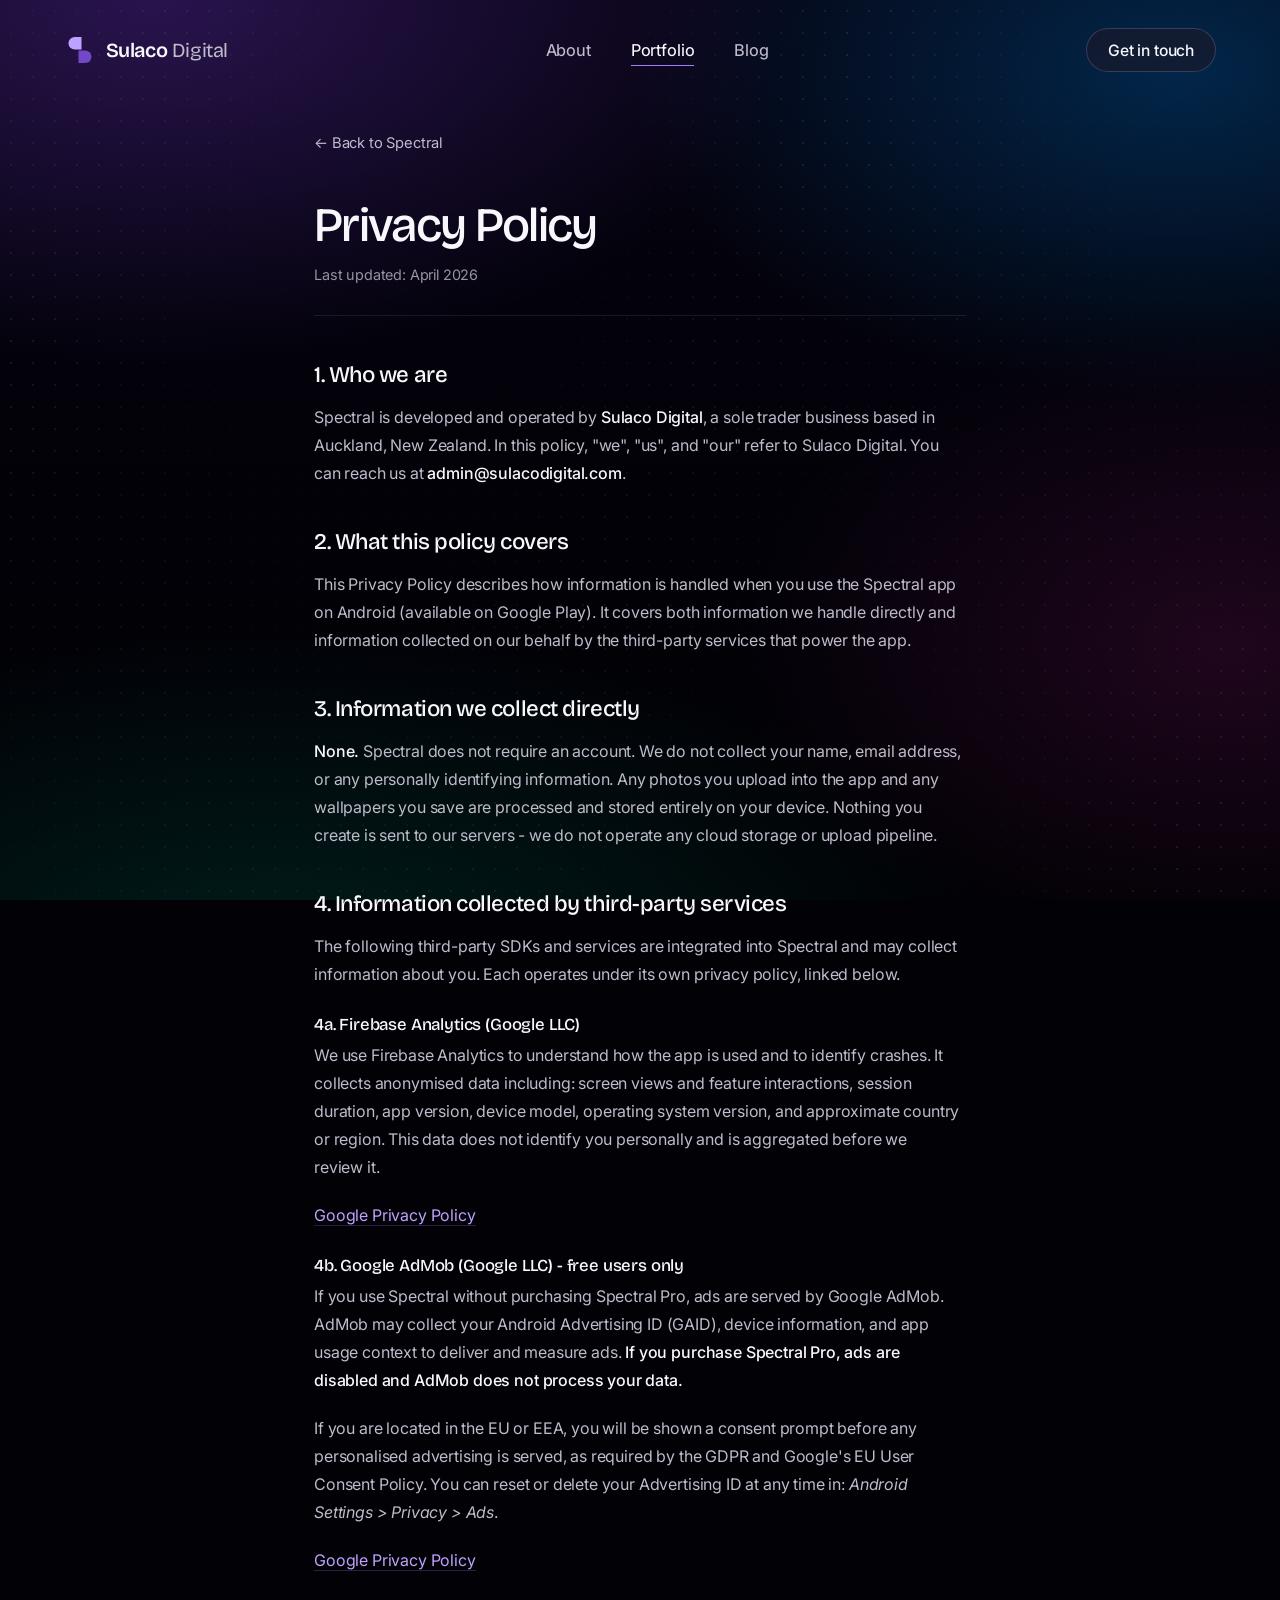
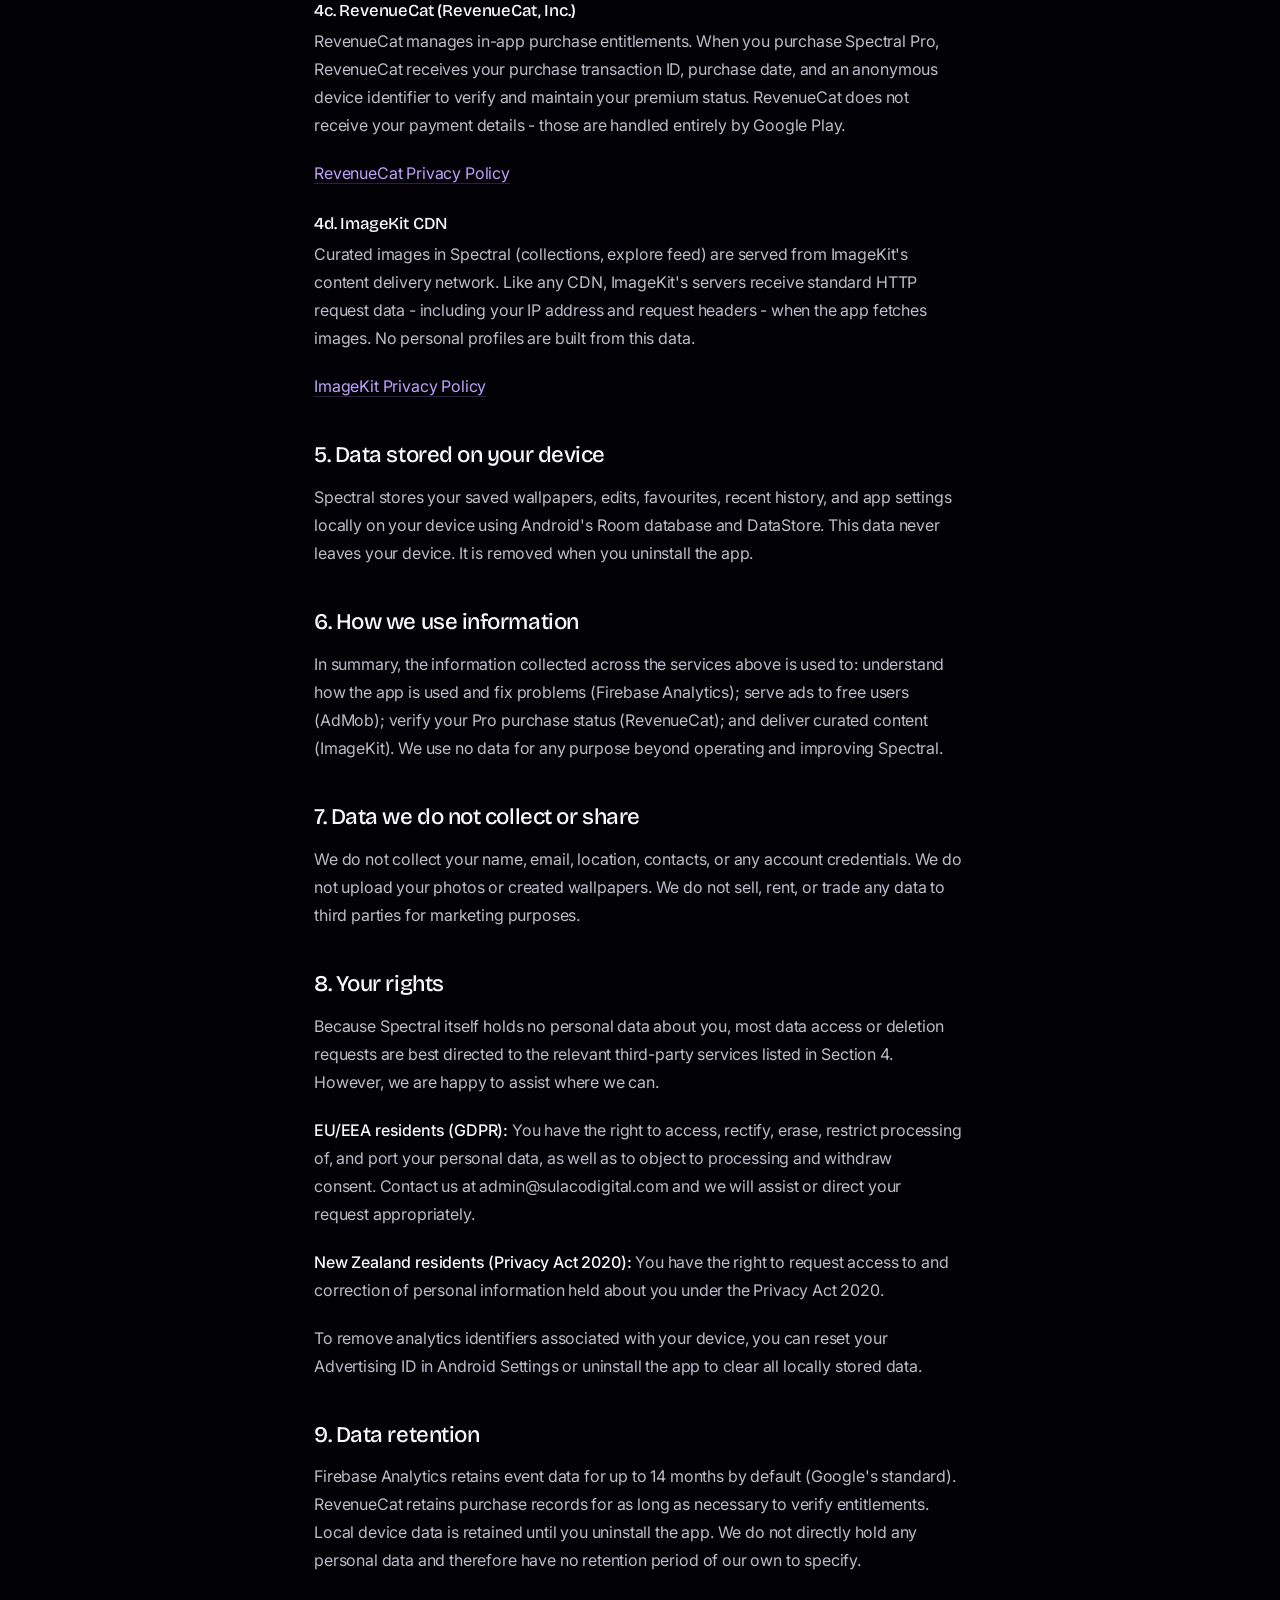
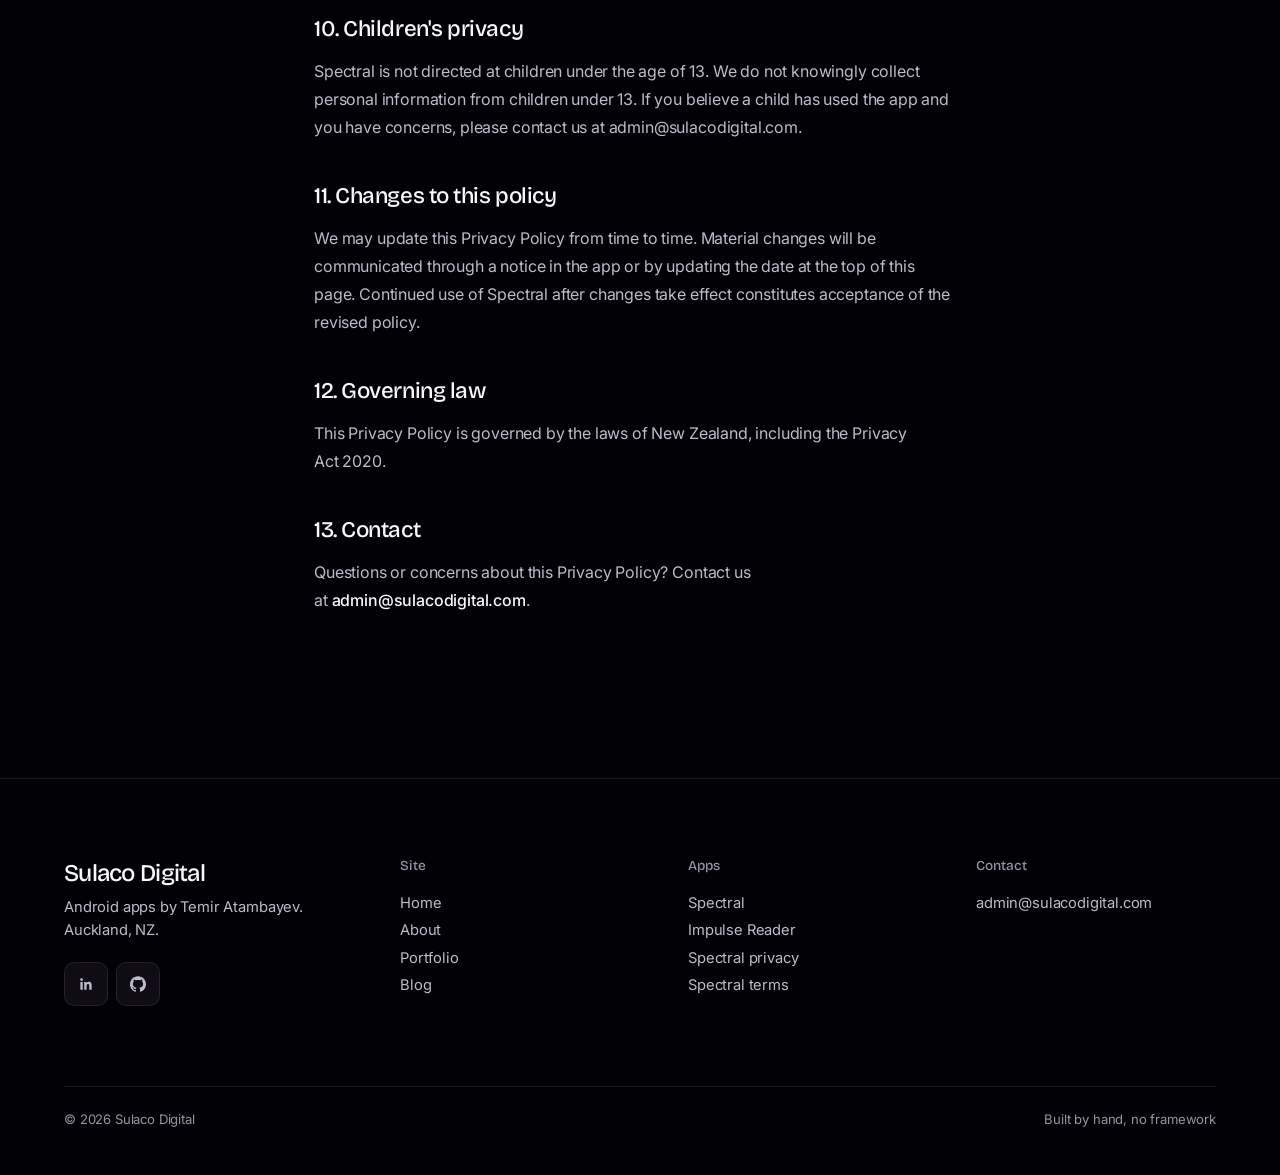
<file: apps/spectral/privacy.html>
<!DOCTYPE html>
<html lang="en">
<head>
  <meta charset="UTF-8">
  <meta name="viewport" content="width=device-width, initial-scale=1.0">
  <link rel="icon" type="image/svg+xml" href="../../assets/favicon.svg?v=2">
  <link rel="apple-touch-icon" href="../../assets/apple-touch-icon.png?v=2">
  <title>Privacy Policy · Spectral · Sulaco Digital</title>
  <meta name="description" content="How Spectral for Android handles data: no account, no uploads, and the third-party services it uses.">
  <link rel="canonical" href="https://sulacodigital.com/apps/spectral/privacy.html">
  <meta property="og:type" content="website">
  <meta property="og:site_name" content="Sulaco Digital">
  <meta property="og:title" content="Privacy Policy · Spectral">
  <meta property="og:description" content="How Spectral for Android handles data.">
  <meta property="og:url" content="https://sulacodigital.com/apps/spectral/privacy.html">
  <meta property="og:image" content="https://sulacodigital.com/assets/og.jpg">
  <meta property="og:image:width" content="1200">
  <meta property="og:image:height" content="630">
  <meta name="twitter:card" content="summary_large_image">
  <link rel="preconnect" href="https://fonts.googleapis.com">
  <link rel="preconnect" href="https://fonts.gstatic.com" crossorigin>
  <link rel="stylesheet" href="https://fonts.googleapis.com/css2?family=Bricolage+Grotesque:opsz,wght@12..96,300..700&family=Inter:wght@400;500;600&family=JetBrains+Mono:wght@400;500&display=swap">
  <link rel="stylesheet" href="../../assets/site.css">
  <style>
    .legal-wrap {
      max-width: 780px;
      margin: 0 auto;
      padding: 2rem 5% 5rem;
    }
    .legal-back {
      display: inline-flex; align-items: center; gap: 0.4rem;
      font-size: 0.92rem;
      color: var(--fg-dim);
      text-decoration: none;
      margin-bottom: 3rem;
      transition: color 0.2s;
    }
    .legal-back:hover { color: var(--fg); }
    .legal-back { position: relative; }
    .legal-back::after { content: ""; position: absolute; inset: -13px 0; }

    .legal-header {
      margin-bottom: 3rem;
      padding-bottom: 2rem;
      border-bottom: 1px solid var(--border);
    }
    .legal-title {
      font-size: clamp(2rem, 5vw, 3rem);
      font-weight: 500;
      letter-spacing: -0.035em;
      line-height: 1.05;
      margin-bottom: 1rem;
    }
    .legal-meta {
      font-size: 0.9rem;
      color: var(--fg-mute);
    }

    .legal-body {
      font-size: 1rem;
      line-height: 1.75;
      color: var(--fg-dim);
    }
    .legal-body p { margin-bottom: 1.25rem; }
    .legal-body h2 {
      font-size: 1.4rem;
      font-weight: 500;
      color: var(--fg);
      margin: 2.75rem 0 1rem;
      letter-spacing: -0.02em;
    }
    .legal-body h3 {
      font-size: 1.05rem;
      font-weight: 500;
      color: var(--fg);
      margin: 1.75rem 0 0.5rem;
      letter-spacing: -0.01em;
    }
    .legal-body strong { color: var(--fg); font-weight: 500; }
    .legal-body a {
      color: var(--accent-hi);
      text-decoration: none;
      border-bottom: 1px solid oklch(60% 0.18 var(--accent-h) / 0.3);
      transition: border-color 0.2s;
    }
    .legal-body a:hover { border-bottom-color: var(--accent-hi); }
  </style>
  <meta name="theme-color" content="#08060d">
  <script>if ('IntersectionObserver' in window) document.documentElement.classList.add('js');</script>
</head>
<body>
  <div class="backdrop" aria-hidden="true"><div class="backdrop-dots"><i></i><i></i></div></div>

  <nav class="site-nav">
    <a href="../../index.html" class="nav-logo">
      <svg class="nav-logo-mark" viewBox="0 0 32 32" aria-hidden="true"><path class="d1" d="M17.5 3v12.5H10.75a6.25 6.25 0 0 1 0-12.5z"/><path class="d2" d="M14.5 29V16.5h6.75a6.25 6.25 0 0 1 0 12.5z"/></svg>
      <span>Sulaco <i>Digital</i></span>
    </a>
    <ul class="nav-links" id="navLinks">
      <li><a href="../../about.html">About</a></li>
      <li><a href="../../index.html#portfolio" class="active">Portfolio</a></li>
      <li><a href="../../blog.html">Blog</a></li>
    </ul>
    <div class="nav-right">
      <a href="mailto:admin@sulacodigital.com" class="nav-cta">Get in touch</a>
      <button type="button" class="nav-toggle" id="navToggle" aria-label="Toggle navigation menu" aria-expanded="false" aria-controls="navLinks">
        <span></span><span></span><span></span>
      </button>
    </div>
  </nav>

  <main>

  <article class="legal-wrap">
    <a href="index.html" class="legal-back">← Back to Spectral</a>

    <header class="legal-header reveal">
      <h1 class="legal-title">Privacy Policy</h1>
      <p class="legal-meta">Last updated: April 2026</p>
    </header>

    <div class="legal-body reveal" style="transition-delay:.04s;">
      <h2>1. Who we are</h2>
      <p>Spectral is developed and operated by <strong>Sulaco Digital</strong>, a sole trader business based in Auckland, New Zealand. In this policy, "we", "us", and "our" refer to Sulaco Digital. You can reach us at <strong>admin@sulacodigital.com</strong>.</p>

      <h2>2. What this policy covers</h2>
      <p>This Privacy Policy describes how information is handled when you use the Spectral app on Android (available on Google Play). It covers both information we handle directly and information collected on our behalf by the third-party services that power the app.</p>

      <h2>3. Information we collect directly</h2>
      <p><strong>None.</strong> Spectral does not require an account. We do not collect your name, email address, or any personally identifying information. Any photos you upload into the app and any wallpapers you save are processed and stored entirely on your device. Nothing you create is sent to our servers - we do not operate any cloud storage or upload pipeline.</p>

      <h2>4. Information collected by third-party services</h2>
      <p>The following third-party SDKs and services are integrated into Spectral and may collect information about you. Each operates under its own privacy policy, linked below.</p>

      <h3>4a. Firebase Analytics (Google LLC)</h3>
      <p>We use Firebase Analytics to understand how the app is used and to identify crashes. It collects anonymised data including: screen views and feature interactions, session duration, app version, device model, operating system version, and approximate country or region. This data does not identify you personally and is aggregated before we review it.</p>
      <p><a href="https://policies.google.com/privacy" target="_blank" rel="noopener">Google Privacy Policy</a></p>

      <h3>4b. Google AdMob (Google LLC) - free users only</h3>
      <p>If you use Spectral without purchasing Spectral Pro, ads are served by Google AdMob. AdMob may collect your Android Advertising ID (GAID), device information, and app usage context to deliver and measure ads. <strong>If you purchase Spectral Pro, ads are disabled and AdMob does not process your data.</strong></p>
      <p>If you are located in the EU or EEA, you will be shown a consent prompt before any personalised advertising is served, as required by the GDPR and Google's EU User Consent Policy. You can reset or delete your Advertising ID at any time in: <em>Android Settings &gt; Privacy &gt; Ads</em>.</p>
      <p><a href="https://policies.google.com/privacy" target="_blank" rel="noopener">Google Privacy Policy</a></p>

      <h3>4c. RevenueCat (RevenueCat, Inc.)</h3>
      <p>RevenueCat manages in-app purchase entitlements. When you purchase Spectral Pro, RevenueCat receives your purchase transaction ID, purchase date, and an anonymous device identifier to verify and maintain your premium status. RevenueCat does not receive your payment details - those are handled entirely by Google Play.</p>
      <p><a href="https://www.revenuecat.com/privacy" target="_blank" rel="noopener">RevenueCat Privacy Policy</a></p>

      <h3>4d. ImageKit CDN</h3>
      <p>Curated images in Spectral (collections, explore feed) are served from ImageKit's content delivery network. Like any CDN, ImageKit's servers receive standard HTTP request data - including your IP address and request headers - when the app fetches images. No personal profiles are built from this data.</p>
      <p><a href="https://imagekit.io/privacy-policy/" target="_blank" rel="noopener">ImageKit Privacy Policy</a></p>

      <h2>5. Data stored on your device</h2>
      <p>Spectral stores your saved wallpapers, edits, favourites, recent history, and app settings locally on your device using Android's Room database and DataStore. This data never leaves your device. It is removed when you uninstall the app.</p>

      <h2>6. How we use information</h2>
      <p>In summary, the information collected across the services above is used to: understand how the app is used and fix problems (Firebase Analytics); serve ads to free users (AdMob); verify your Pro purchase status (RevenueCat); and deliver curated content (ImageKit). We use no data for any purpose beyond operating and improving Spectral.</p>

      <h2>7. Data we do not collect or share</h2>
      <p>We do not collect your name, email, location, contacts, or any account credentials. We do not upload your photos or created wallpapers. We do not sell, rent, or trade any data to third parties for marketing purposes.</p>

      <h2>8. Your rights</h2>
      <p>Because Spectral itself holds no personal data about you, most data access or deletion requests are best directed to the relevant third-party services listed in Section 4. However, we are happy to assist where we can.</p>
      <p><strong>EU/EEA residents (GDPR):</strong> You have the right to access, rectify, erase, restrict processing of, and port your personal data, as well as to object to processing and withdraw consent. Contact us at admin@sulacodigital.com and we will assist or direct your request appropriately.</p>
      <p><strong>New Zealand residents (Privacy Act 2020):</strong> You have the right to request access to and correction of personal information held about you under the Privacy Act 2020.</p>
      <p>To remove analytics identifiers associated with your device, you can reset your Advertising ID in Android Settings or uninstall the app to clear all locally stored data.</p>

      <h2>9. Data retention</h2>
      <p>Firebase Analytics retains event data for up to 14 months by default (Google's standard). RevenueCat retains purchase records for as long as necessary to verify entitlements. Local device data is retained until you uninstall the app. We do not directly hold any personal data and therefore have no retention period of our own to specify.</p>

      <h2>10. Children's privacy</h2>
      <p>Spectral is not directed at children under the age of 13. We do not knowingly collect personal information from children under 13. If you believe a child has used the app and you have concerns, please contact us at admin@sulacodigital.com.</p>

      <h2>11. Changes to this policy</h2>
      <p>We may update this Privacy Policy from time to time. Material changes will be communicated through a notice in the app or by updating the date at the top of this page. Continued use of Spectral after changes take effect constitutes acceptance of the revised policy.</p>

      <h2>12. Governing law</h2>
      <p>This Privacy Policy is governed by the laws of New Zealand, including the Privacy Act 2020.</p>

      <h2>13. Contact</h2>
      <p>Questions or concerns about this Privacy Policy? Contact us at <strong>admin@sulacodigital.com</strong>.</p>
    </div>
  </article>


  </main>

  <footer class="site-footer">
    <div>
      <div class="footer-brand">Sulaco Digital</div>
      <div class="footer-brand-sub">
        Android apps by Temir Atambayev. Auckland, NZ.
      </div>
      <div class="socials">
        <a href="https://www.linkedin.com/in/atemirlan/" target="_blank" rel="noopener" aria-label="LinkedIn"><svg viewBox="0 0 24 24" fill="currentColor"><path d="M20.447 20.452h-3.554v-5.569c0-1.328-.027-3.037-1.852-3.037-1.853 0-2.136 1.445-2.136 2.939v5.667H9.351V9h3.414v1.561h.046c.477-.9 1.637-1.85 3.37-1.85 3.601 0 4.268 2.37 4.268 5.455v6.286zM5.337 7.433a2.062 2.062 0 01-2.063-2.065 2.063 2.063 0 112.063 2.065zm1.782 13.019H3.555V9h3.564v11.452z"/></svg></a>
        <a href="https://github.com/temirsan" target="_blank" rel="noopener" aria-label="GitHub"><svg viewBox="0 0 24 24" fill="currentColor"><path d="M12 .297c-6.63 0-12 5.373-12 12 0 5.303 3.438 9.8 8.205 11.385.6.113.82-.258.82-.577 0-.285-.01-1.04-.015-2.04-3.338.724-4.042-1.61-4.042-1.61C4.422 18.07 3.633 17.7 3.633 17.7c-1.087-.744.084-.729.084-.729 1.205.084 1.838 1.236 1.838 1.236 1.07 1.835 2.809 1.305 3.495.998.108-.776.417-1.305.76-1.605-2.665-.3-5.466-1.332-5.466-5.93 0-1.31.465-2.38 1.235-3.22-.135-.303-.54-1.523.105-3.176 0 0 1.005-.322 3.3 1.23.96-.267 1.98-.399 3-.405 1.02.006 2.04.138 3 .405 2.28-1.552 3.285-1.23 3.285-1.23.645 1.653.24 2.873.12 3.176.765.84 1.23 1.91 1.23 3.22 0 4.61-2.805 5.625-5.475 5.92.42.36.81 1.096.81 2.22 0 1.606-.015 2.896-.015 3.286 0 .315.21.69.825.57C20.565 22.092 24 17.592 24 12.297c0-6.627-5.373-12-12-12"/></svg></a>
      </div>
    </div>
    <div>
      <h2>Site</h2>
      <a href="../../index.html">Home</a>
      <a href="../../about.html">About</a>
      <a href="../../index.html#portfolio">Portfolio</a>
      <a href="../../blog.html">Blog</a>
    </div>
    <div>
      <h2>Apps</h2>
      <a href="../../apps/spectral/index.html">Spectral</a>
      <a href="../../index.html#impulse">Impulse Reader</a>
      <a href="privacy.html">Spectral privacy</a>
      <a href="terms.html">Spectral terms</a>
    </div>
    <div>
      <h2>Contact</h2>
      <a href="mailto:admin@sulacodigital.com">admin@sulacodigital.com</a>
    </div>
    <div class="footer-bottom">
      <span>© 2026 Sulaco Digital</span>
      <span>Built by hand, no framework</span>
    </div>
  </footer>

  <script>
    // Mobile nav toggle: open/close the dropdown, close on link click, outside
    // click, Escape, or resize back past the mobile breakpoint.
    (function () {
      const toggle = document.getElementById('navToggle');
      const links = document.getElementById('navLinks');
      if (!toggle || !links) return;
      const close = () => {
        toggle.classList.remove('is-open');
        links.classList.remove('is-open');
        toggle.setAttribute('aria-expanded', 'false');
      };
      const open = () => {
        toggle.classList.add('is-open');
        links.classList.add('is-open');
        toggle.setAttribute('aria-expanded', 'true');
      };
      toggle.addEventListener('click', (e) => {
        e.stopPropagation();
        if (toggle.classList.contains('is-open')) close(); else open();
      });
      links.addEventListener('click', (e) => {
        if (e.target.tagName === 'A') close();
      });
      document.addEventListener('click', (e) => {
        if (!links.contains(e.target) && !toggle.contains(e.target)) close();
      });
      document.addEventListener('keydown', (e) => {
        if (e.key === 'Escape') close();
      });
      window.matchMedia('(min-width: 601px)').addEventListener('change', (e) => {
        if (e.matches) close();
      });
    })();
  </script>

  <script>
    // Scroll reveal: fade/slide .reveal elements into view once, then disconnect
    (function () {
      const els = document.querySelectorAll('.reveal');
      if (!els.length || !('IntersectionObserver' in window)) return;
      const io = new IntersectionObserver((entries) => {
        entries.forEach((entry) => {
          if (entry.isIntersecting) {
            entry.target.classList.add('is-visible');
            io.unobserve(entry.target);
          }
        });
      }, { threshold: 0.15, rootMargin: '0px 0px -60px 0px' });
      els.forEach((el) => io.observe(el));
    })();
  </script>

</body>
</html>
</file>
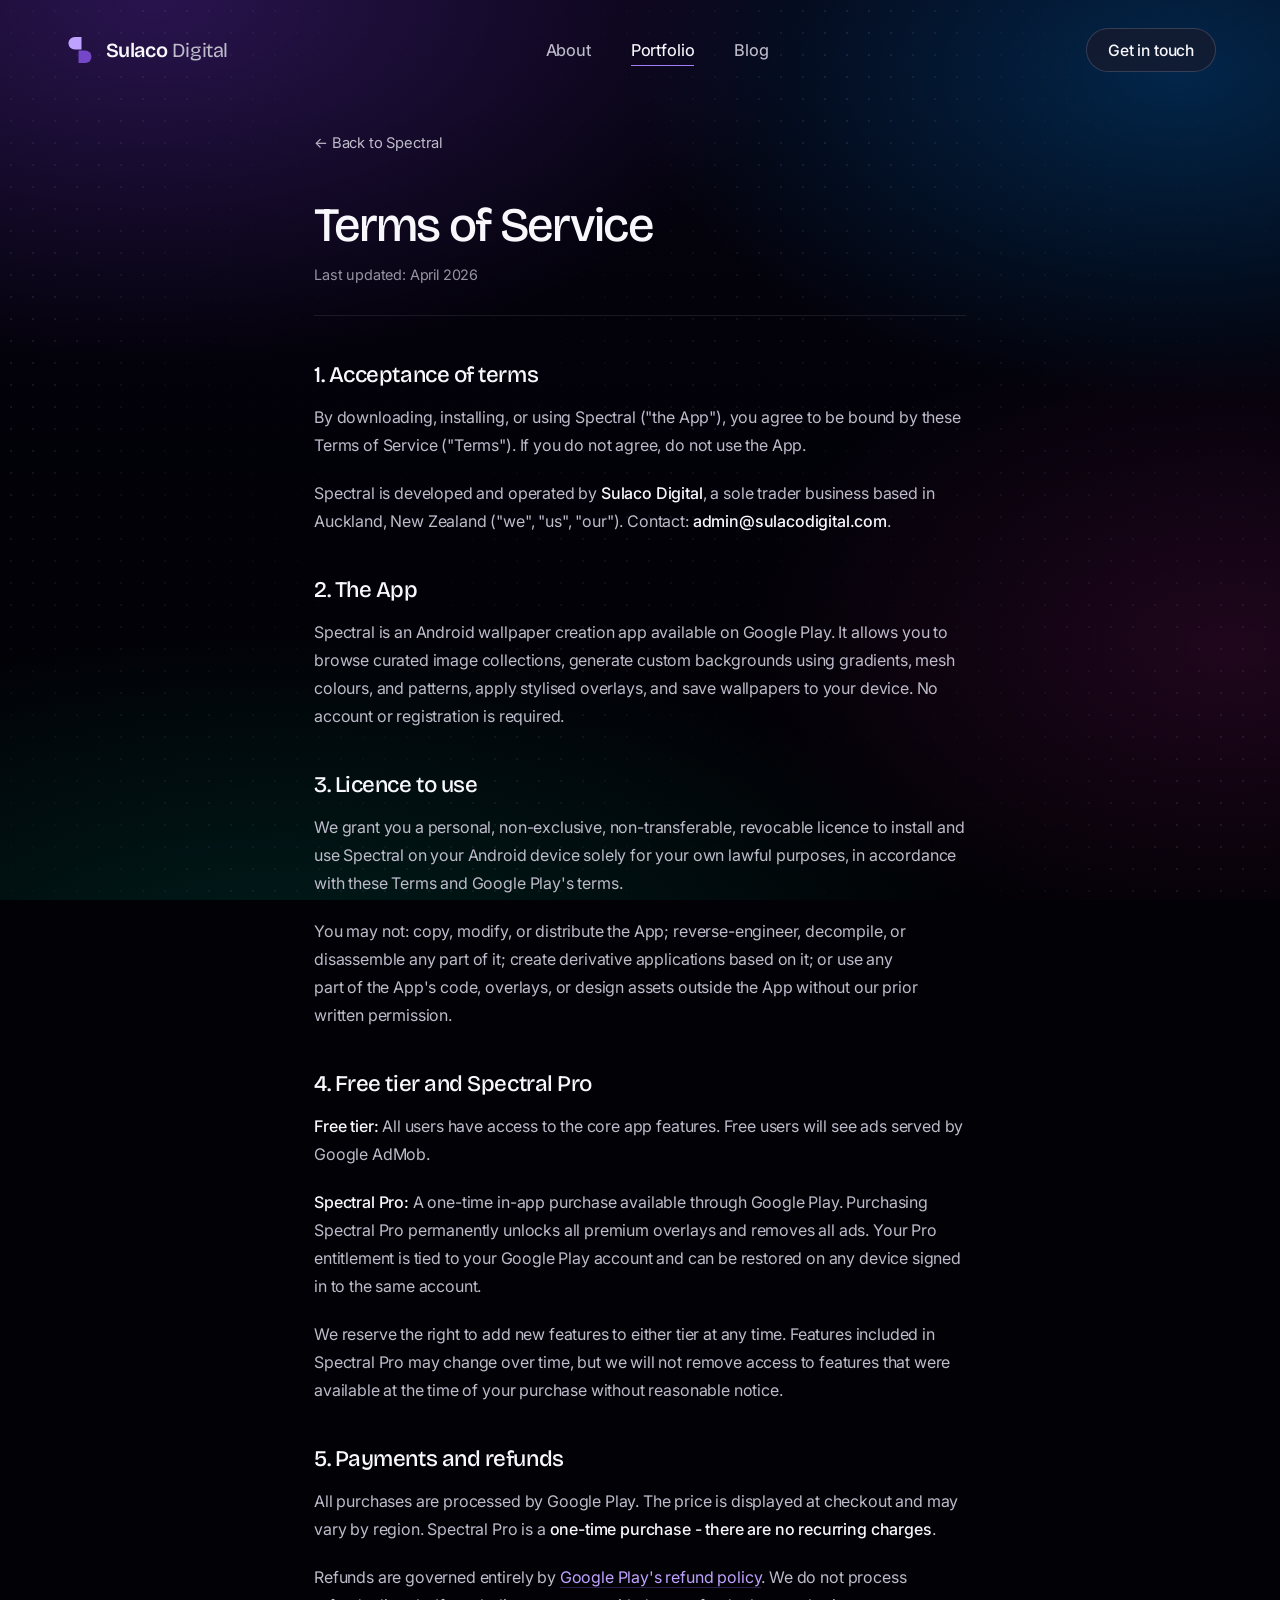
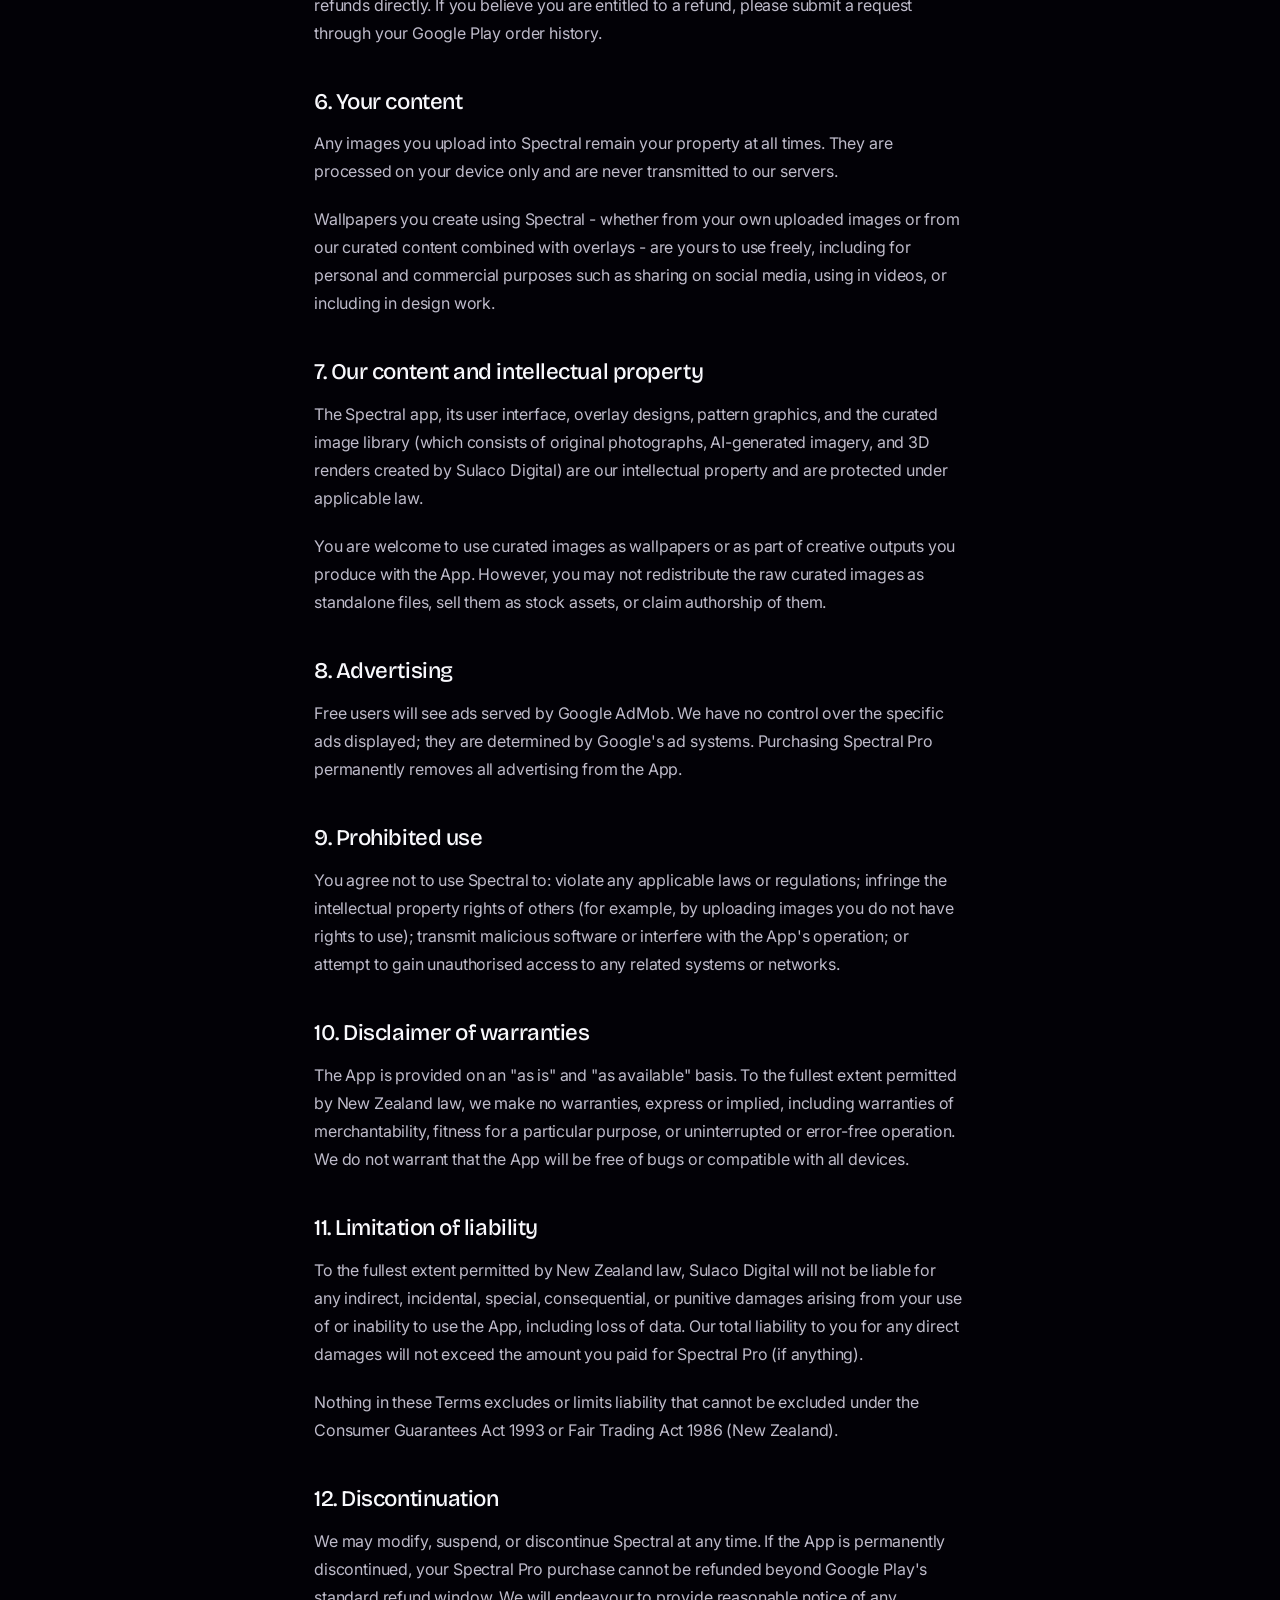
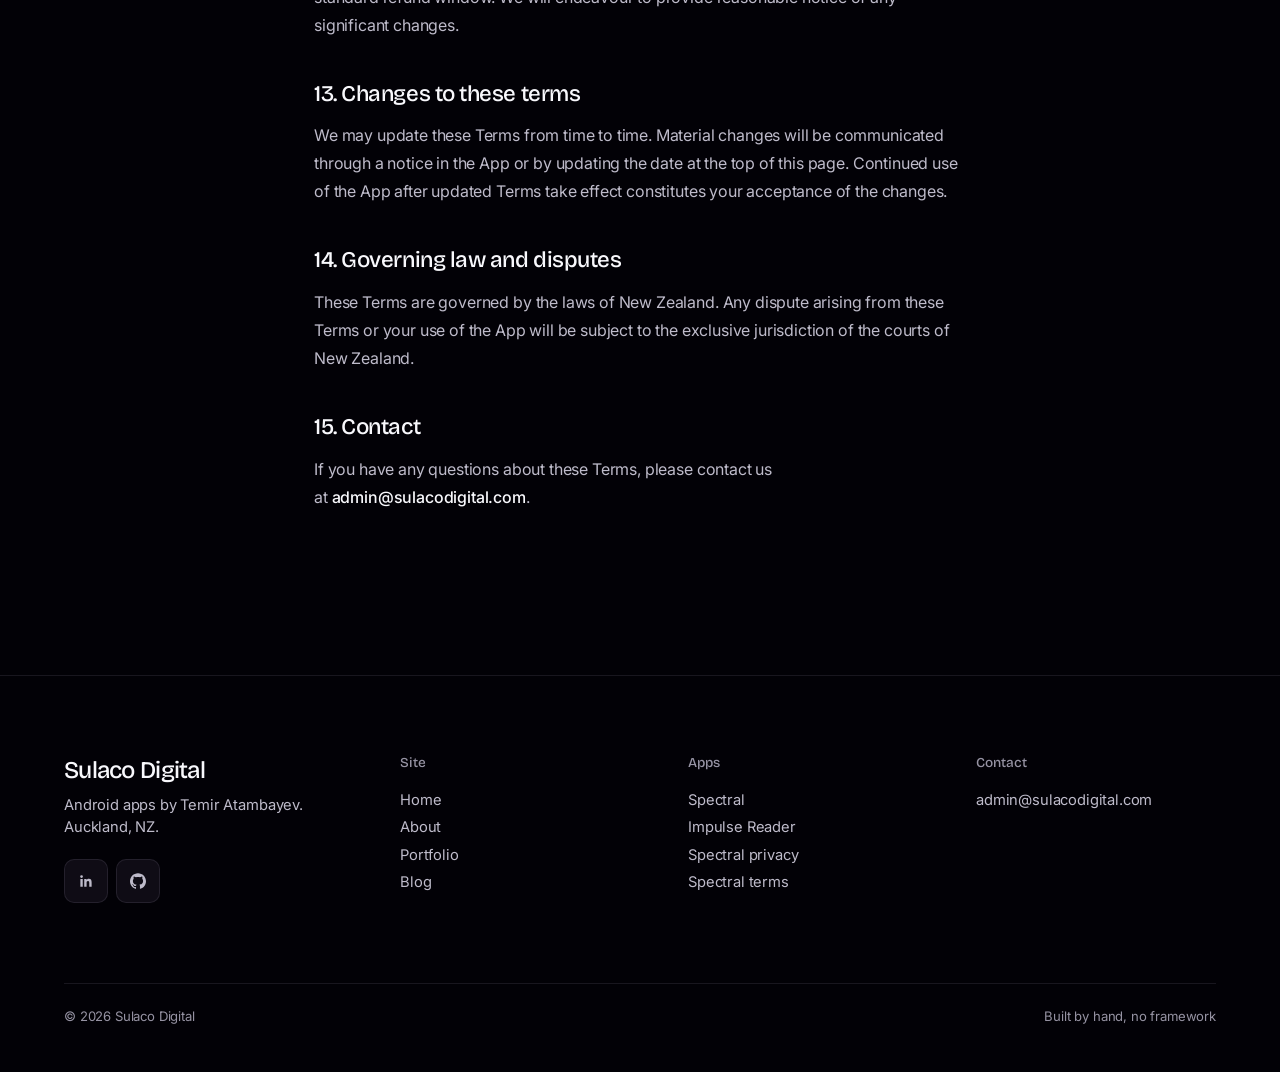
<file: apps/spectral/terms.html>
<!DOCTYPE html>
<html lang="en">
<head>
  <meta charset="UTF-8">
  <meta name="viewport" content="width=device-width, initial-scale=1.0">
  <link rel="icon" type="image/svg+xml" href="../../assets/favicon.svg?v=2">
  <link rel="apple-touch-icon" href="../../assets/apple-touch-icon.png?v=2">
  <title>Terms of Service · Spectral · Sulaco Digital</title>
  <meta name="description" content="Terms of service for Spectral, the Android wallpaper app by Sulaco Digital.">
  <link rel="canonical" href="https://sulacodigital.com/apps/spectral/terms.html">
  <meta property="og:type" content="website">
  <meta property="og:site_name" content="Sulaco Digital">
  <meta property="og:title" content="Terms of Service · Spectral">
  <meta property="og:description" content="Terms of service for Spectral, the Android wallpaper app.">
  <meta property="og:url" content="https://sulacodigital.com/apps/spectral/terms.html">
  <meta property="og:image" content="https://sulacodigital.com/assets/og.jpg">
  <meta property="og:image:width" content="1200">
  <meta property="og:image:height" content="630">
  <meta name="twitter:card" content="summary_large_image">
  <link rel="preconnect" href="https://fonts.googleapis.com">
  <link rel="preconnect" href="https://fonts.gstatic.com" crossorigin>
  <link rel="stylesheet" href="https://fonts.googleapis.com/css2?family=Bricolage+Grotesque:opsz,wght@12..96,300..700&family=Inter:wght@400;500;600&family=JetBrains+Mono:wght@400;500&display=swap">
  <link rel="stylesheet" href="../../assets/site.css">
  <style>
    .legal-wrap {
      max-width: 780px;
      margin: 0 auto;
      padding: 2rem 5% 5rem;
    }
    .legal-back {
      display: inline-flex; align-items: center; gap: 0.4rem;
      font-size: 0.92rem;
      color: var(--fg-dim);
      text-decoration: none;
      margin-bottom: 3rem;
      transition: color 0.2s;
    }
    .legal-back:hover { color: var(--fg); }
    .legal-back { position: relative; }
    .legal-back::after { content: ""; position: absolute; inset: -13px 0; }

    .legal-header {
      margin-bottom: 3rem;
      padding-bottom: 2rem;
      border-bottom: 1px solid var(--border);
    }
    .legal-title {
      font-size: clamp(2rem, 5vw, 3rem);
      font-weight: 500;
      letter-spacing: -0.035em;
      line-height: 1.05;
      margin-bottom: 1rem;
    }
    .legal-meta {
      font-size: 0.9rem;
      color: var(--fg-mute);
    }

    .legal-body {
      font-size: 1rem;
      line-height: 1.75;
      color: var(--fg-dim);
    }
    .legal-body p { margin-bottom: 1.25rem; }
    .legal-body h2 {
      font-size: 1.4rem;
      font-weight: 500;
      color: var(--fg);
      margin: 2.75rem 0 1rem;
      letter-spacing: -0.02em;
    }
    .legal-body strong { color: var(--fg); font-weight: 500; }
    .legal-body a {
      color: var(--accent-hi);
      text-decoration: none;
      border-bottom: 1px solid oklch(60% 0.18 var(--accent-h) / 0.3);
      transition: border-color 0.2s;
    }
    .legal-body a:hover { border-bottom-color: var(--accent-hi); }
  </style>
  <meta name="theme-color" content="#08060d">
  <script>if ('IntersectionObserver' in window) document.documentElement.classList.add('js');</script>
</head>
<body>
  <div class="backdrop" aria-hidden="true"><div class="backdrop-dots"><i></i><i></i></div></div>

  <nav class="site-nav">
    <a href="../../index.html" class="nav-logo">
      <svg class="nav-logo-mark" viewBox="0 0 32 32" aria-hidden="true"><path class="d1" d="M17.5 3v12.5H10.75a6.25 6.25 0 0 1 0-12.5z"/><path class="d2" d="M14.5 29V16.5h6.75a6.25 6.25 0 0 1 0 12.5z"/></svg>
      <span>Sulaco <i>Digital</i></span>
    </a>
    <ul class="nav-links" id="navLinks">
      <li><a href="../../about.html">About</a></li>
      <li><a href="../../index.html#portfolio" class="active">Portfolio</a></li>
      <li><a href="../../blog.html">Blog</a></li>
    </ul>
    <div class="nav-right">
      <a href="mailto:admin@sulacodigital.com" class="nav-cta">Get in touch</a>
      <button type="button" class="nav-toggle" id="navToggle" aria-label="Toggle navigation menu" aria-expanded="false" aria-controls="navLinks">
        <span></span><span></span><span></span>
      </button>
    </div>
  </nav>

  <main>

  <article class="legal-wrap">
    <a href="index.html" class="legal-back">← Back to Spectral</a>

    <header class="legal-header reveal">
      <h1 class="legal-title">Terms of Service</h1>
      <p class="legal-meta">Last updated: April 2026</p>
    </header>

    <div class="legal-body reveal" style="transition-delay:.04s;">
      <h2>1. Acceptance of terms</h2>
      <p>By downloading, installing, or using Spectral ("the App"), you agree to be bound by these Terms of Service ("Terms"). If you do not agree, do not use the App.</p>
      <p>Spectral is developed and operated by <strong>Sulaco Digital</strong>, a sole trader business based in Auckland, New Zealand ("we", "us", "our"). Contact: <strong>admin@sulacodigital.com</strong>.</p>

      <h2>2. The App</h2>
      <p>Spectral is an Android wallpaper creation app available on Google Play. It allows you to browse curated image collections, generate custom backgrounds using gradients, mesh colours, and patterns, apply stylised overlays, and save wallpapers to your device. No account or registration is required.</p>

      <h2>3. Licence to use</h2>
      <p>We grant you a personal, non-exclusive, non-transferable, revocable licence to install and use Spectral on your Android device solely for your own lawful purposes, in accordance with these Terms and Google Play's terms.</p>
      <p>You may not: copy, modify, or distribute the App; reverse-engineer, decompile, or disassemble any part of it; create derivative applications based on it; or use any part of the App's code, overlays, or design assets outside the App without our prior written permission.</p>

      <h2>4. Free tier and Spectral Pro</h2>
      <p><strong>Free tier:</strong> All users have access to the core app features. Free users will see ads served by Google AdMob.</p>
      <p><strong>Spectral Pro:</strong> A one-time in-app purchase available through Google Play. Purchasing Spectral Pro permanently unlocks all premium overlays and removes all ads. Your Pro entitlement is tied to your Google Play account and can be restored on any device signed in to the same account.</p>
      <p>We reserve the right to add new features to either tier at any time. Features included in Spectral Pro may change over time, but we will not remove access to features that were available at the time of your purchase without reasonable notice.</p>

      <h2>5. Payments and refunds</h2>
      <p>All purchases are processed by Google Play. The price is displayed at checkout and may vary by region. Spectral Pro is a <strong>one-time purchase - there are no recurring charges</strong>.</p>
      <p>Refunds are governed entirely by <a href="https://support.google.com/googleplay/answer/2479637" target="_blank" rel="noopener">Google Play's refund policy</a>. We do not process refunds directly. If you believe you are entitled to a refund, please submit a request through your Google Play order history.</p>

      <h2>6. Your content</h2>
      <p>Any images you upload into Spectral remain your property at all times. They are processed on your device only and are never transmitted to our servers.</p>
      <p>Wallpapers you create using Spectral - whether from your own uploaded images or from our curated content combined with overlays - are yours to use freely, including for personal and commercial purposes such as sharing on social media, using in videos, or including in design work.</p>

      <h2>7. Our content and intellectual property</h2>
      <p>The Spectral app, its user interface, overlay designs, pattern graphics, and the curated image library (which consists of original photographs, AI-generated imagery, and 3D renders created by Sulaco Digital) are our intellectual property and are protected under applicable law.</p>
      <p>You are welcome to use curated images as wallpapers or as part of creative outputs you produce with the App. However, you may not redistribute the raw curated images as standalone files, sell them as stock assets, or claim authorship of them.</p>

      <h2>8. Advertising</h2>
      <p>Free users will see ads served by Google AdMob. We have no control over the specific ads displayed; they are determined by Google's ad systems. Purchasing Spectral Pro permanently removes all advertising from the App.</p>

      <h2>9. Prohibited use</h2>
      <p>You agree not to use Spectral to: violate any applicable laws or regulations; infringe the intellectual property rights of others (for example, by uploading images you do not have rights to use); transmit malicious software or interfere with the App's operation; or attempt to gain unauthorised access to any related systems or networks.</p>

      <h2>10. Disclaimer of warranties</h2>
      <p>The App is provided on an "as is" and "as available" basis. To the fullest extent permitted by New Zealand law, we make no warranties, express or implied, including warranties of merchantability, fitness for a particular purpose, or uninterrupted or error-free operation. We do not warrant that the App will be free of bugs or compatible with all devices.</p>

      <h2>11. Limitation of liability</h2>
      <p>To the fullest extent permitted by New Zealand law, Sulaco Digital will not be liable for any indirect, incidental, special, consequential, or punitive damages arising from your use of or inability to use the App, including loss of data. Our total liability to you for any direct damages will not exceed the amount you paid for Spectral Pro (if anything).</p>
      <p>Nothing in these Terms excludes or limits liability that cannot be excluded under the Consumer Guarantees Act 1993 or Fair Trading Act 1986 (New Zealand).</p>

      <h2>12. Discontinuation</h2>
      <p>We may modify, suspend, or discontinue Spectral at any time. If the App is permanently discontinued, your Spectral Pro purchase cannot be refunded beyond Google Play's standard refund window. We will endeavour to provide reasonable notice of any significant changes.</p>

      <h2>13. Changes to these terms</h2>
      <p>We may update these Terms from time to time. Material changes will be communicated through a notice in the App or by updating the date at the top of this page. Continued use of the App after updated Terms take effect constitutes your acceptance of the changes.</p>

      <h2>14. Governing law and disputes</h2>
      <p>These Terms are governed by the laws of New Zealand. Any dispute arising from these Terms or your use of the App will be subject to the exclusive jurisdiction of the courts of New Zealand.</p>

      <h2>15. Contact</h2>
      <p>If you have any questions about these Terms, please contact us at <strong>admin@sulacodigital.com</strong>.</p>
    </div>
  </article>


  </main>

  <footer class="site-footer">
    <div>
      <div class="footer-brand">Sulaco Digital</div>
      <div class="footer-brand-sub">
        Android apps by Temir Atambayev. Auckland, NZ.
      </div>
      <div class="socials">
        <a href="https://www.linkedin.com/in/atemirlan/" target="_blank" rel="noopener" aria-label="LinkedIn"><svg viewBox="0 0 24 24" fill="currentColor"><path d="M20.447 20.452h-3.554v-5.569c0-1.328-.027-3.037-1.852-3.037-1.853 0-2.136 1.445-2.136 2.939v5.667H9.351V9h3.414v1.561h.046c.477-.9 1.637-1.85 3.37-1.85 3.601 0 4.268 2.37 4.268 5.455v6.286zM5.337 7.433a2.062 2.062 0 01-2.063-2.065 2.063 2.063 0 112.063 2.065zm1.782 13.019H3.555V9h3.564v11.452z"/></svg></a>
        <a href="https://github.com/temirsan" target="_blank" rel="noopener" aria-label="GitHub"><svg viewBox="0 0 24 24" fill="currentColor"><path d="M12 .297c-6.63 0-12 5.373-12 12 0 5.303 3.438 9.8 8.205 11.385.6.113.82-.258.82-.577 0-.285-.01-1.04-.015-2.04-3.338.724-4.042-1.61-4.042-1.61C4.422 18.07 3.633 17.7 3.633 17.7c-1.087-.744.084-.729.084-.729 1.205.084 1.838 1.236 1.838 1.236 1.07 1.835 2.809 1.305 3.495.998.108-.776.417-1.305.76-1.605-2.665-.3-5.466-1.332-5.466-5.93 0-1.31.465-2.38 1.235-3.22-.135-.303-.54-1.523.105-3.176 0 0 1.005-.322 3.3 1.23.96-.267 1.98-.399 3-.405 1.02.006 2.04.138 3 .405 2.28-1.552 3.285-1.23 3.285-1.23.645 1.653.24 2.873.12 3.176.765.84 1.23 1.91 1.23 3.22 0 4.61-2.805 5.625-5.475 5.92.42.36.81 1.096.81 2.22 0 1.606-.015 2.896-.015 3.286 0 .315.21.69.825.57C20.565 22.092 24 17.592 24 12.297c0-6.627-5.373-12-12-12"/></svg></a>
      </div>
    </div>
    <div>
      <h2>Site</h2>
      <a href="../../index.html">Home</a>
      <a href="../../about.html">About</a>
      <a href="../../index.html#portfolio">Portfolio</a>
      <a href="../../blog.html">Blog</a>
    </div>
    <div>
      <h2>Apps</h2>
      <a href="../../apps/spectral/index.html">Spectral</a>
      <a href="../../index.html#impulse">Impulse Reader</a>
      <a href="privacy.html">Spectral privacy</a>
      <a href="terms.html">Spectral terms</a>
    </div>
    <div>
      <h2>Contact</h2>
      <a href="mailto:admin@sulacodigital.com">admin@sulacodigital.com</a>
    </div>
    <div class="footer-bottom">
      <span>© 2026 Sulaco Digital</span>
      <span>Built by hand, no framework</span>
    </div>
  </footer>

  <script>
    // Mobile nav toggle: open/close the dropdown, close on link click, outside
    // click, Escape, or resize back past the mobile breakpoint.
    (function () {
      const toggle = document.getElementById('navToggle');
      const links = document.getElementById('navLinks');
      if (!toggle || !links) return;
      const close = () => {
        toggle.classList.remove('is-open');
        links.classList.remove('is-open');
        toggle.setAttribute('aria-expanded', 'false');
      };
      const open = () => {
        toggle.classList.add('is-open');
        links.classList.add('is-open');
        toggle.setAttribute('aria-expanded', 'true');
      };
      toggle.addEventListener('click', (e) => {
        e.stopPropagation();
        if (toggle.classList.contains('is-open')) close(); else open();
      });
      links.addEventListener('click', (e) => {
        if (e.target.tagName === 'A') close();
      });
      document.addEventListener('click', (e) => {
        if (!links.contains(e.target) && !toggle.contains(e.target)) close();
      });
      document.addEventListener('keydown', (e) => {
        if (e.key === 'Escape') close();
      });
      window.matchMedia('(min-width: 601px)').addEventListener('change', (e) => {
        if (e.matches) close();
      });
    })();
  </script>

  <script>
    // Scroll reveal: fade/slide .reveal elements into view once, then disconnect
    (function () {
      const els = document.querySelectorAll('.reveal');
      if (!els.length || !('IntersectionObserver' in window)) return;
      const io = new IntersectionObserver((entries) => {
        entries.forEach((entry) => {
          if (entry.isIntersecting) {
            entry.target.classList.add('is-visible');
            io.unobserve(entry.target);
          }
        });
      }, { threshold: 0.15, rootMargin: '0px 0px -60px 0px' });
      els.forEach((el) => io.observe(el));
    })();
  </script>

</body>
</html>
</file>
<file: assets/site.css>
/* ────────────────────────────────────────────────────────────
   Sulaco Digital
   Type: Bricolage Grotesque (headings, numerals, logo) + Inter (body, nav,
   buttons) + JetBrains Mono (data and code only)
   Palette: deep indigo-black, quiet lavender accent
   Font loading: Bricolage Grotesque, Inter and JetBrains Mono are linked from each page's
   <head> via <link rel="preconnect"> + <link rel="stylesheet">, not a CSS
   @import here - @import is render-blocking and serial (the browser can't
   discover the font request until this whole file is fetched and parsed),
   whereas <link> tags let the browser discover and fetch fonts in parallel
   with everything else.
   ──────────────────────────────────────────────────────────── */

:root {
  color-scheme: dark;
  /* Backdrop */
  /* Neutrals follow the accent hue at low chroma, so the page is tinted, not grey */
  --ink:        oklch(14% 0.024 var(--accent-h));
  --ink-deep:   oklch(10% 0.02 var(--accent-h));
  --ink-void:   oklch(5.5% 0.012 var(--accent-h));

  /* Surface */
  --surface:    oklch(17% 0.03 var(--accent-h) / 0.82);
  --surface-2:  oklch(22% 0.034 var(--accent-h) / 0.5);
  --border:     oklch(75% 0.03 var(--accent-h) / 0.13);
  --border-2:   oklch(75% 0.03 var(--accent-h) / 0.24);

  /* Text */
  --fg:         oklch(98% 0.005 var(--accent-h));
  --fg-dim:     oklch(80% 0.02 var(--accent-h));
  --fg-mute:    oklch(67% 0.025 var(--accent-h));

  /* Accent (lavender, configurable hue) */
  --accent-h: 295;
  --accent:     oklch(68% 0.18 var(--accent-h));
  --accent-hi:  oklch(78% 0.16 var(--accent-h));
  --accent-lo:  oklch(52% 0.19 var(--accent-h));
  --accent-soft: oklch(68% 0.18 var(--accent-h) / 0.18);

  /* Motion */
  --ease: cubic-bezier(0.16, 1, 0.3, 1);

  /* Type */
  --font-sans: 'Inter', ui-sans-serif, system-ui, sans-serif;
  --font-display: 'Bricolage Grotesque', 'Inter', ui-sans-serif, system-ui, sans-serif;
  --font-mono: 'JetBrains Mono', ui-monospace, SFMono-Regular, monospace;

  /* Rhythm */
  --radius: 18px;
  --radius-sm: 10px;
  --radius-lg: 28px;
}

* { margin: 0; padding: 0; box-sizing: border-box; }

html { scroll-behavior: smooth; }

body {
  font-family: var(--font-sans);
  color: var(--fg);
  background: oklch(8% 0.025 var(--accent-h));
  min-height: 100vh;
  -webkit-font-smoothing: antialiased;
  text-rendering: optimizeLegibility;
  letter-spacing: -0.01em;
  position: relative;
  overflow-x: hidden;
}

::selection { background: oklch(68% 0.18 var(--accent-h) / 0.35); color: var(--fg); }
html { scrollbar-color: oklch(40% 0.03 var(--accent-h)) var(--ink-void); }

/* ── Backdrop: a purple-blue glow under a dot matrix that brightens in slow waves ──
   Markup (first child of <body> on every page):
     <div class="backdrop" aria-hidden="true"><div class="backdrop-dots"><i></i><i></i></div></div>
   The dot grid is a static mask; behind it two oversized bands of colour drift
   on transform only (compositor work, no repaints), so dots light up as the
   bands pass. Each band moves by exactly one gradient period, so the loop is
   seamless. Reduced motion freezes it via the global rule at the end of the file. */
.backdrop {
  position: fixed; inset: 0;
  z-index: 0;
  pointer-events: none;
  overflow: hidden;
  background:
    radial-gradient(ellipse 75% 60% at 12% 0%, oklch(36% 0.15 var(--accent-h) / 0.55) 0%, transparent 68%),
    radial-gradient(ellipse 65% 55% at 92% 8%, oklch(36% 0.14 calc(var(--accent-h) - 60) / 0.55) 0%, transparent 66%),
    radial-gradient(ellipse 55% 50% at 96% 72%, oklch(32% 0.12 calc(var(--accent-h) + 45) / 0.35) 0%, transparent 70%),
    radial-gradient(ellipse 80% 55% at 22% 108%, oklch(32% 0.09 calc(var(--accent-h) - 110) / 0.45) 0%, transparent 70%),
    linear-gradient(180deg, oklch(11% 0.035 var(--accent-h)), oklch(7% 0.02 calc(var(--accent-h) - 20)));
}
.backdrop-dots {
  position: absolute; inset: 0;
  /* Static base tint: the dots are always visible, even if the moving bands fail to paint */
  background-color: oklch(72% 0.1 var(--accent-h) / 0.11);
  -webkit-mask-image: radial-gradient(circle at center, #000 0.5px, transparent 0.75px);
  mask-image: radial-gradient(circle at center, #000 0.5px, transparent 0.75px);
  -webkit-mask-size: 22px 22px;
  mask-size: 22px 22px;
}
/* Each band layer is only as much larger than the viewport as its one-period
   drift needs, on the sides it drifts away from. Oversizing it on every side
   pushed the layer past phone GPU texture limits and the dots vanished. */
.backdrop-dots i { position: absolute; }
.backdrop-dots i:nth-child(1) {
  inset: -270.5px 0 0 -580px;
  background:
    repeating-linear-gradient(115deg,
      transparent 0px,
      oklch(80% 0.15 var(--accent-h) / 0.45) 160px,
      transparent 320px,
      transparent 640px);
  animation: dots-drift-a 34s linear infinite;
}
.backdrop-dots i:nth-child(2) {
  inset: 0 0 -380.4px -815.7px;
  background:
    repeating-linear-gradient(65deg,
      transparent 0px,
      oklch(76% 0.13 calc(var(--accent-h) - 45) / 0.42) 220px,
      transparent 440px,
      transparent 900px);
  animation: dots-drift-b 52s linear infinite;
}
/* translate = one gradient period along each band's own direction */
@keyframes dots-drift-a { to { transform: translate3d(580px, 270.5px, 0); } }
@keyframes dots-drift-b { from { transform: translate3d(815.7px, -380.4px, 0); } to { transform: translate3d(0, 0, 0); } }

/* Phones: shorter periods, so the layers stay small at 3x pixel density */
@media (max-width: 600px) {
  .backdrop-dots i:nth-child(1) {
    inset: -169px 0 0 -362.5px;
    background:
      repeating-linear-gradient(115deg,
        transparent 0px,
        oklch(80% 0.15 var(--accent-h) / 0.45) 100px,
        transparent 200px,
        transparent 400px);
    animation-name: dots-drift-a-sm;
  }
  .backdrop-dots i:nth-child(2) {
    inset: 0 0 -236.7px -507.5px;
    background:
      repeating-linear-gradient(65deg,
        transparent 0px,
        oklch(76% 0.13 calc(var(--accent-h) - 45) / 0.42) 140px,
        transparent 280px,
        transparent 560px);
    animation-name: dots-drift-b-sm;
  }
}
@keyframes dots-drift-a-sm { to { transform: translate3d(362.5px, 169px, 0); } }
@keyframes dots-drift-b-sm { from { transform: translate3d(507.5px, -236.7px, 0); } to { transform: translate3d(0, 0, 0); } }

body > * { position: relative; z-index: 1; }

/* ── Scroll reveal ──
   Content is visible by default. Only when JS has run (html.js, set inline in
   each <head>) are not-yet-revealed elements hidden, so a failed script never
   blanks the page. The hidden state is scoped to :not(.is-visible), so revealed
   elements carry no reveal transform and component hover lifts still apply. */
.reveal {
  transition: opacity 0.5s var(--ease), transform 0.5s var(--ease);
}
.js .reveal:not(.is-visible) {
  opacity: 0;
  transform: translateY(12px);
}

/* ── Type ── */
h1, h2, h3, h4 {
  font-family: var(--font-display);
  font-weight: 500;
  letter-spacing: -0.03em;
  line-height: 1.02;
  text-wrap: balance;
}
p { text-wrap: pretty; }

/* ── Nav ── */
nav.site-nav {
  display: flex;
  justify-content: space-between;
  align-items: center;
  padding: 1.75rem 5%;
  max-width: 1400px;
  margin: 0 auto;
  position: relative;
  z-index: 100;
  gap: 1rem;
}

/* ── Mobile nav toggle ── */
.nav-toggle {
  display: none;
  align-items: center;
  justify-content: center;
  width: 44px; height: 44px;
  flex-shrink: 0;
  background: transparent;
  border: 1px solid var(--border-2);
  border-radius: 10px;
  cursor: pointer;
  position: relative;
}
.nav-toggle span {
  position: absolute;
  left: 12px; right: 12px;
  height: 1.5px;
  background: var(--fg);
  border-radius: 1px;
  transition: transform 0.3s var(--ease), opacity 0.3s var(--ease), top 0.3s var(--ease);
}
.nav-toggle span:nth-child(1) { top: 15px; }
.nav-toggle span:nth-child(2) { top: 21.25px; }
.nav-toggle span:nth-child(3) { top: 27.5px; }
.nav-toggle.is-open span:nth-child(1) { top: 21.25px; transform: rotate(45deg); }
.nav-toggle.is-open span:nth-child(2) { opacity: 0; }
.nav-toggle.is-open span:nth-child(3) { top: 21.25px; transform: rotate(-45deg); }

.nav-logo {
  display: flex;
  align-items: center;
  gap: 0.6rem;
  min-height: 44px;
  font-family: var(--font-display);
  font-weight: 600;
  font-size: 1.25rem;
  color: var(--fg);
  text-decoration: none;
  letter-spacing: -0.02em;
}
.nav-logo, .nav-cta { white-space: nowrap; }
.nav-logo i { font-style: normal; font-weight: 400; color: var(--fg-dim); }

/* Mark: two D shapes, one flipped, that read together as an S */
.nav-logo-mark { width: 32px; height: 32px; overflow: visible; }
.nav-logo-mark path { transition: transform 0.5s var(--ease); }
.nav-logo-mark .d1 { fill: var(--accent-hi); }
.nav-logo-mark .d2 { fill: var(--accent-lo); }
.nav-logo:hover .d1 { transform: translate(-1.5px, -1px); }
.nav-logo:hover .d2 { transform: translate(1.5px, 1px); }

.nav-links {
  display: flex;
  gap: 2.5rem;
  list-style: none;
  font-size: 1.02rem;
  font-weight: 450;
}

.nav-links a {
  color: var(--fg-dim);
  text-decoration: none;
  transition: color 0.25s var(--ease);
  position: relative;
}

.nav-links a:hover { color: var(--fg); }
.nav-links a.active { color: var(--fg); }
.nav-links a.active::after {
  content: "";
  position: absolute;
  left: 0; right: 0; bottom: -6px;
  height: 1px;
  background: var(--accent);
}

.nav-right {
  display: flex;
  align-items: center;
  gap: 0.6rem;
}

.nav-cta {
  font-size: 0.98rem;
  font-weight: 500;
  color: var(--fg);
  text-decoration: none;
  min-height: 44px;
  padding: 0.7rem 1.3rem;
  border-radius: 100px;
  border: 1px solid var(--border-2);
  background: oklch(22% 0.03 var(--accent-h) / 0.6);
  transition: background-color 0.25s var(--ease), border-color 0.25s var(--ease);
  display: inline-flex; align-items: center; gap: 0.5rem;
}
.nav-cta:hover {
  background: var(--accent-soft);
  border-color: var(--accent);
}

/* ── Panels: a tinted surface with a lit top hairline (no blur: nothing sits behind them) ── */
.panel {
  background: var(--surface);
  border: 1px solid var(--border);
  border-radius: var(--radius);
  position: relative;
  isolation: isolate;
}
.panel::before {
  content: "";
  position: absolute;
  inset: 0;
  border-radius: inherit;
  padding: 1px;
  background: linear-gradient(180deg,
    oklch(90% 0.02 var(--accent-h) / 0.18) 0%,
    transparent 35%,
    transparent 75%,
    oklch(90% 0.02 var(--accent-h) / 0.04) 100%);
  -webkit-mask: linear-gradient(#fff 0 0) content-box, linear-gradient(#fff 0 0);
  -webkit-mask-composite: xor;
  mask-composite: exclude;
  pointer-events: none;
}

/* ── Buttons ── */
.btn {
  display: inline-flex;
  align-items: center;
  gap: 0.55rem;
  padding: 0.85rem 1.35rem;
  border-radius: 12px;
  font-family: var(--font-sans);
  font-size: 0.95rem;
  font-weight: 500;
  letter-spacing: -0.01em;
  text-decoration: none;
  border: 1px solid transparent;
  cursor: pointer;
  transition: transform 0.25s var(--ease), background-color 0.25s var(--ease), border-color 0.25s var(--ease), color 0.25s var(--ease);
}
.btn:hover { transform: translateY(-1px); }
.btn:active { transform: translateY(0); }
.btn-primary {
  background: var(--fg);
  color: var(--ink-void);
  border-color: var(--fg);
}
.btn-primary:hover {
  background: var(--accent-hi);
  border-color: var(--accent-hi);
}
.btn-ghost {
  background: transparent;
  color: var(--fg);
  border-color: var(--border-2);
}
.btn-ghost:hover {
  background: oklch(25% 0.03 var(--accent-h) / 0.5);
  border-color: var(--fg-mute);
}

/* ── Focus states ── */
a:focus-visible,
button:focus-visible,
.btn:focus-visible,
.store-badge:focus-visible,
.socials a:focus-visible {
  outline: 2px solid var(--accent-hi);
  outline-offset: 3px;
  border-radius: 6px;
}

/* ── Store badge ── */

/* Layered device stack inside card */

/* Metric strip inside card body */

.store-badge {
  display: inline-flex;
  align-items: center;
  gap: 0.55rem;
  padding: 0.6rem 0.95rem;
  background: var(--ink-void);
  border: 1px solid var(--border-2);
  border-radius: 10px;
  color: var(--fg);
  text-decoration: none;
  font-family: var(--font-sans);
  font-size: 0.75rem;
  transition: transform 0.25s var(--ease), border-color 0.25s var(--ease);
}
.store-badge:hover {
  border-color: var(--fg-mute);
  transform: translateY(-1px);
}
.store-badge svg { width: 18px; height: 18px; flex-shrink: 0; }
.store-badge .sm {
  display: block;
  font-size: 0.75rem;
  color: var(--fg-dim);
  margin-bottom: -1px;
}
.store-badge .lg {
  display: block;
  font-weight: 500;
  font-size: 0.85rem;
  letter-spacing: -0.01em;
}


/* ── Footer ── */
.site-footer {
  max-width: 1400px;
  margin: 4rem auto 0;
  padding: 5rem 5% 3rem;
  border-top: 1px solid var(--border);
  display: grid;
  grid-template-columns: 1.2fr 1fr 1fr 1fr;
  gap: 3rem;
}

.site-footer h2 {
  font-size: 0.85rem;
  letter-spacing: 0;
  color: var(--fg-mute);
  margin-bottom: 1rem;
  font-weight: 500;
}

.site-footer a {
  display: block;
  color: var(--fg-dim);
  text-decoration: none;
  font-size: 0.92rem;
  padding: 0.3rem 0;
  transition: color 0.2s;
}
.site-footer a:hover { color: var(--fg); }

.footer-brand {
  font-family: var(--font-display);
  font-size: 1.5rem;
  font-weight: 500;
  letter-spacing: -0.03em;
  margin-bottom: 0.6rem;
}
.footer-brand-sub {
  color: var(--fg-dim);
  font-size: 0.92rem;
  line-height: 1.55;
  max-width: 280px;
}

.socials {
  display: flex;
  gap: 0.5rem;
  margin-top: 1.25rem;
}
.socials a {
  display: inline-flex;
  align-items: center;
  justify-content: center;
  width: 44px; height: 44px;
  padding: 0;
  background: oklch(25% 0.03 var(--accent-h) / 0.4);
  border: 1px solid var(--border);
  border-radius: 10px;
  color: var(--fg-dim);
  transition: color 0.25s var(--ease), border-color 0.25s var(--ease), background-color 0.25s var(--ease);
}
.socials a:hover {
  border-color: var(--accent);
  color: var(--accent-hi);
  background: var(--accent-soft);
}
.socials svg { width: 16px; height: 16px; }

.footer-bottom {
  grid-column: 1 / -1;
  border-top: 1px solid var(--border);
  padding-top: 1.5rem;
  margin-top: 2rem;
  display: flex;
  justify-content: space-between;
  font-size: 0.82rem;
  color: var(--fg-mute);
}

@media (prefers-reduced-motion: reduce) {
  /* Movement stops; quick colour and opacity changes stay, so hover, focus and
     menu state still give feedback. */
  html { scroll-behavior: auto; }
  *, *::before, *::after {
    animation: none !important;
    transition-property: color, background-color, border-color, opacity, visibility !important;
    transition-duration: 0.15s !important;
    transition-delay: 0s !important;
  }
  .js .reveal:not(.is-visible) { opacity: 1; transform: none; }
}

/* ── Responsive ── */
@media (max-width: 960px) {
  
  
  
  
  
  .site-footer { grid-template-columns: 1fr 1fr; }
}
@media (max-width: 600px) {
  .nav-toggle { display: inline-flex; }
  .nav-logo { font-size: 1.12rem; gap: 0.5rem; }
  .nav-logo-mark { width: 28px; height: 28px; }
  .nav-cta { font-size: 0.9rem; padding: 0.6rem 1rem; }
  .nav-links {
    flex-direction: column;
    gap: 0;
    position: absolute;
    top: calc(100% + 0.6rem);
    left: 5%;
    right: 5%;
    background: oklch(16% 0.025 var(--accent-h) / 0.92);
    backdrop-filter: blur(16px);
    -webkit-backdrop-filter: blur(16px);
    border: 1px solid var(--border);
    border-radius: var(--radius);
    padding: 0.5rem 1.25rem;
    opacity: 0;
    visibility: hidden;
    transform: translateY(-8px);
    pointer-events: none;
    transition: opacity 0.25s var(--ease), transform 0.25s var(--ease), visibility 0s linear 0.25s;
    z-index: 50;
  }
  .nav-links.is-open {
    opacity: 1;
    visibility: visible;
    transform: translateY(0);
    pointer-events: auto;
    transition: opacity 0.25s var(--ease), transform 0.25s var(--ease), visibility 0s;
  }
  .nav-links li { width: 100%; }
  .nav-links a {
    display: block;
    padding: 0.9rem 0.1rem;
    border-bottom: 1px solid var(--border);
  }
  .nav-links li:last-child a { border-bottom: none; }
  .nav-links a.active::after { display: none; }
  .site-footer { grid-template-columns: 1fr; }
  
  
  
}
@media (max-width: 380px) {
  /* Very small phones: the mark and "Sulaco" alone keep the header on one line */
  .nav-logo i { display: none; }
}

/* Touch screens and phone widths: footer links get a 44px tap height; desktop density is unchanged */
@media (pointer: coarse), (max-width: 600px) {
  .site-footer a { padding: 0.65rem 0; }
  .socials a { padding: 0; }
}
</file>
